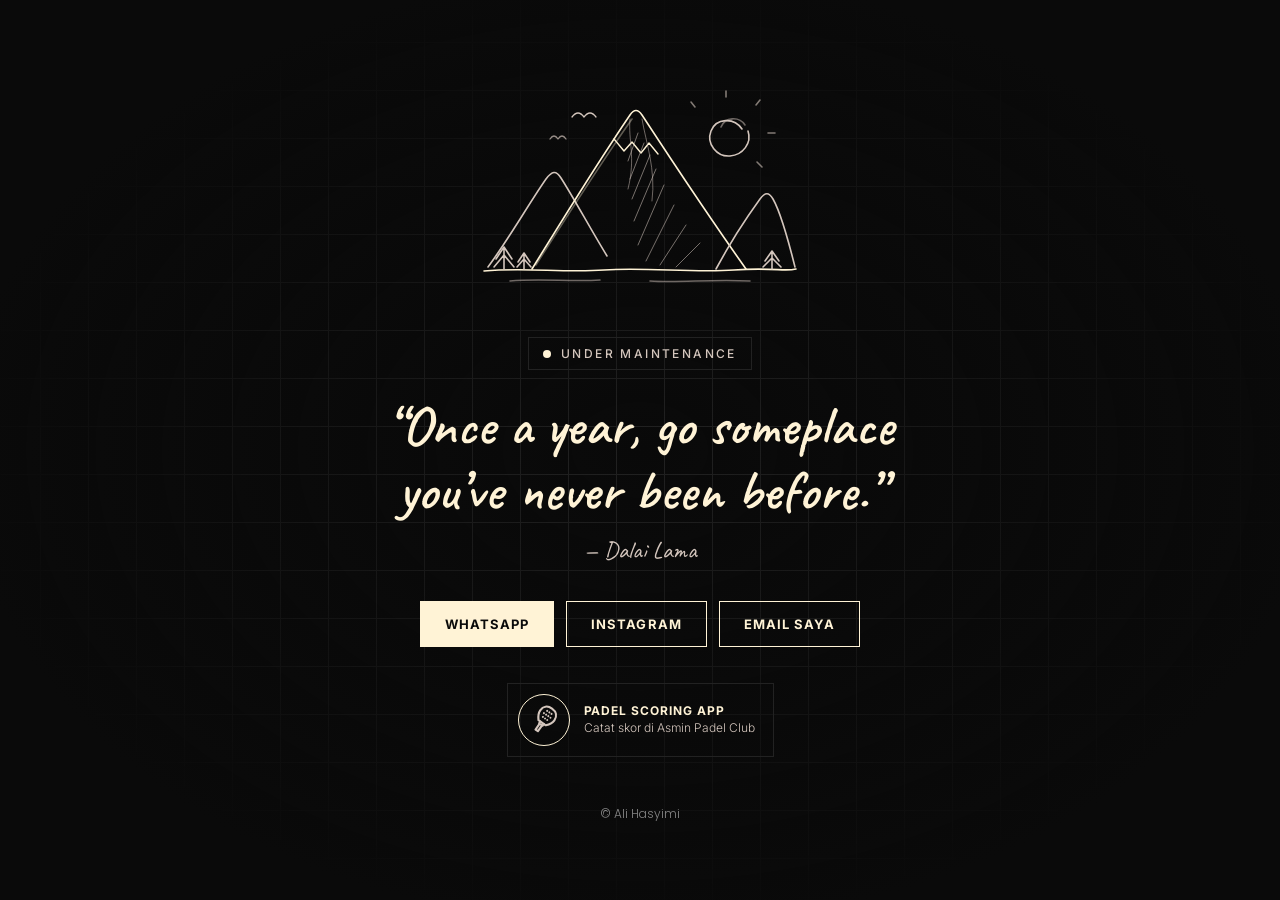
<file: index.html>
<!DOCTYPE html>
<html lang="id">
<head>
  <meta charset="UTF-8" />
  <meta name="viewport" content="width=device-width, initial-scale=1.0" />
  <title>Ali Hasyimi — Sedang Maintenance</title>
  <meta name="description" content="Website Ali Hasyimi sedang diperbarui. Segera kembali." />
  <meta name="robots" content="noindex, nofollow" />
  <link rel="preconnect" href="https://fonts.googleapis.com" />
  <link rel="preconnect" href="https://fonts.gstatic.com" crossorigin />
  <link href="https://fonts.googleapis.com/css2?family=Caveat:wght@600&family=Inter:wght@500;700;800&family=Poppins:wght@300;400&display=swap" rel="stylesheet" />
  <style>
    :root {
      --bg: #0A0A0A;
      --cream: #FFF3D6;
      --sand: #D4C6BD;
      --muted: #888888;
      --border: #222222;
    }
    * { box-sizing: border-box; margin: 0; padding: 0; }
    html, body { height: 100%; }
    body {
      background: var(--bg);
      color: var(--cream);
      font-family: 'Poppins', sans-serif;
      font-weight: 300;
      display: flex;
      align-items: center;
      justify-content: center;
      padding: 24px;
      overflow-x: hidden;
      background-image:
        linear-gradient(var(--border) 1px, transparent 1px),
        linear-gradient(90deg, var(--border) 1px, transparent 1px);
      background-size: 48px 48px;
      background-position: center;
    }
    body::before {
      content: "";
      position: fixed; inset: 0;
      background: radial-gradient(ellipse at center, transparent 0%, var(--bg) 75%);
      pointer-events: none;
    }
    main {
      position: relative;
      text-align: center;
      max-width: 560px;
      width: 100%;
    }
    .art { width: min(320px, 70vw); height: auto; margin: 0 auto 40px; display: block; }
    .draw { stroke-dasharray: 700; stroke-dashoffset: 700; animation: draw 3s ease-out forwards; }
    @keyframes draw { to { stroke-dashoffset: 0; } }
    @keyframes pulse { 0%, 100% { opacity: .25; } 50% { opacity: 1; } }
    .tag {
      display: inline-flex; align-items: center; gap: 10px;
      font-family: 'Inter', sans-serif; font-weight: 500;
      font-size: 12px; letter-spacing: .2em; text-transform: uppercase;
      color: var(--sand);
      border: 1px solid var(--border);
      padding: 8px 14px;
      margin-bottom: 24px;
    }
    .dot { width: 8px; height: 8px; border-radius: 50%; background: var(--cream); animation: pulse 1.6s ease-in-out infinite; }
    h1 {
      font-family: 'Inter', sans-serif; font-weight: 800;
      font-size: clamp(32px, 7vw, 52px); line-height: 1.1;
      letter-spacing: -.02em; margin-bottom: 16px;
    }
    blockquote { margin-bottom: 36px; }
    h1 {
      font-family: 'Caveat', cursive; font-weight: 600;
      font-size: clamp(36px, 8vw, 56px); line-height: 1.15;
      letter-spacing: 0; margin-bottom: 12px;
    }
    cite { font-family: 'Caveat', cursive; font-style: normal; font-size: 24px; color: var(--sand); }
    .links { display: flex; gap: 12px; justify-content: center; flex-wrap: wrap; }
    .btn {
      font-family: 'Inter', sans-serif; font-weight: 700; font-size: 13px;
      letter-spacing: .08em; text-transform: uppercase; text-decoration: none;
      padding: 14px 24px; border: 1px solid var(--cream); color: var(--cream);
      transition: background .3s ease, color .3s ease;
    }
    .btn:hover, .btn:focus-visible { background: var(--cream); color: var(--bg); outline: none; }
    .btn.solid { background: var(--cream); color: var(--bg); }
    .btn.solid:hover, .btn.solid:focus-visible { background: transparent; color: var(--cream); }
    .padel {
      display: inline-flex; align-items: center; gap: 14px;
      margin-top: 36px; padding: 10px 18px 10px 10px;
      border: 1px solid var(--border); color: var(--sand); text-decoration: none;
      text-align: left; transition: border-color .3s ease, color .3s ease;
    }
    .padel:hover, .padel:focus-visible { border-color: var(--cream); color: var(--cream); outline: none; }
    .padel__icon {
      width: 52px; height: 52px; flex: none; display: grid; place-items: center;
      border: 1px solid var(--cream); border-radius: 50%;
    }
    .padel__icon svg { width: 32px; height: 32px; }
    .padel__text { font-family: 'Inter', sans-serif; font-size: 12px; line-height: 1.4; }
    .padel__text strong { display: block; font-weight: 700; letter-spacing: .08em; text-transform: uppercase; color: var(--cream); }
    footer { margin-top: 48px; font-size: 12px; color: var(--muted); }
    @media (prefers-reduced-motion: reduce) {
      .draw { animation: none; stroke-dashoffset: 0; }
      .dot { animation: none; }
    }
  </style>
</head>
<body>
  <main>
    <svg class="art" viewBox="0 0 320 220" fill="none" stroke="#FFF3D6" stroke-width="1.6" stroke-linecap="round" stroke-linejoin="round" role="img" aria-label="Sketsa gunung">
      <!-- sun -->
      <g stroke="#D4C6BD">
        <path class="draw" d="M262 52c-8-12-26-11-31 2-5 13 6 26 19 25 13-1 22-13 18-25" />
        <path class="draw" d="M265 48c-6-9-20-8-24 2" opacity=".5" />
        <path d="M246 20v-6M276 28l4-5M288 56h7M277 85l5 5M215 30l-4-5" opacity=".6" />
      </g>
      <!-- back mountain -->
      <path class="draw" stroke="#D4C6BD" d="M8 190c22-30 40-62 58-88 6-8 10-9 15-1 14 22 30 52 46 78" />
      <!-- main mountain -->
      <path class="draw" d="M52 192C84 140 116 88 150 38c4-6 8-6 12 0 34 52 70 106 104 154" />
      <path class="draw" d="M56 188C88 138 118 90 152 42" opacity=".35" />
      <!-- snow cap -->
      <path d="M134 62l10 12 8-9 9 11 8-10 9 11" stroke-width="1.4" />
      <!-- shading hatching -->
      <g stroke="#D4C6BD" stroke-width="1" opacity=".55">
        <path d="M158 56l-10 28M164 66l-14 36M170 78l-18 44M176 92l-22 52M184 108l-26 60M194 128l-28 56M206 148l-26 40M220 166l-24 24" />
      </g>
      <!-- right mountain -->
      <path class="draw" stroke="#D4C6BD" d="M236 192c14-26 28-48 44-70 5-7 9-7 13 0 8 14 16 44 22 68" />
      <!-- ridge lines -->
      <path d="M150 42c-2 22 6 38 -2 70M162 42c4 24 14 50 10 82" stroke="#D4C6BD" stroke-width="1" opacity=".5" />
      <!-- ground -->
      <path d="M4 194c40-4 80 2 120-1s90 3 130 0 50 2 62-1" />
      <path d="M30 204c30-3 60 1 90-1M170 204c30 2 60-2 100 0" stroke="#D4C6BD" opacity=".5" />
      <!-- pine trees -->
      <g stroke="#D4C6BD">
        <path d="M24 192v-22M24 170l-8 12M24 170l8 12M24 178l-10 12M24 178l10 12" />
        <path d="M44 192v-16M44 176l-6 9M44 176l6 9M44 182l-7 8M44 182l7 8" />
        <path d="M292 192v-18M292 174l-7 10M292 174l7 10M292 181l-9 9M292 181l9 9" />
      </g>
      <!-- birds -->
      <g stroke="#D4C6BD" stroke-width="1.3">
        <path d="M92 40q6-8 12 0q6-8 12 0" />
        <path d="M70 62q4-6 8 0q4-6 8 0" opacity=".7" />
      </g>
    </svg>

    <div class="tag"><span class="dot"></span>Under Maintenance</div>
    <blockquote>
      <h1>&ldquo;Once a year, go someplace you&rsquo;ve never been before.&rdquo;</h1>
      <cite>&mdash; Dalai Lama</cite>
    </blockquote>

    <div class="links">
      <a class="btn solid" href="https://wa.me/6281210701590" target="_blank" rel="noopener">WhatsApp</a>
      <a class="btn" href="https://www.instagram.com/alihasyimii/" target="_blank" rel="noopener">Instagram</a>
      <a class="btn" href="mailto:aliihasyimii@gmail.com">Email Saya</a>
    </div>

    <a class="padel" href="https://asminpadel.alihasyimi.com" target="_blank" rel="noopener" aria-label="Buka Padel Scoring App">
      <span class="padel__icon">
        <svg viewBox="0 0 24 24" fill="none" stroke="currentColor" stroke-width="1.6" stroke-linecap="round" stroke-linejoin="round" aria-hidden="true"><g transform="rotate(35 12 12)"><path d="M12 1.5c4 0 6.5 2.5 6.5 6.2 0 3.2-1.8 5.2-3.2 6.8H8.7C7.3 12.9 5.5 10.9 5.5 7.7 5.5 4 8 1.5 12 1.5z"/><path d="M10.4 14.5v1.6h3.2v-1.6M10.9 16.1v5.4h2.2v-5.4"/><circle cx="10" cy="5" r=".75" fill="currentColor" stroke="none"/><circle cx="12" cy="5" r=".75" fill="currentColor" stroke="none"/><circle cx="14" cy="5" r=".75" fill="currentColor" stroke="none"/><circle cx="9" cy="7.8" r=".75" fill="currentColor" stroke="none"/><circle cx="11" cy="7.8" r=".75" fill="currentColor" stroke="none"/><circle cx="13" cy="7.8" r=".75" fill="currentColor" stroke="none"/><circle cx="15" cy="7.8" r=".75" fill="currentColor" stroke="none"/><circle cx="10" cy="10.6" r=".75" fill="currentColor" stroke="none"/><circle cx="12" cy="10.6" r=".75" fill="currentColor" stroke="none"/><circle cx="14" cy="10.6" r=".75" fill="currentColor" stroke="none"/></g></svg>
      </span>
      <span class="padel__text"><strong>Padel Scoring App</strong>Catat skor di Asmin Padel Club</span>
    </a>

    <footer>&copy; Ali Hasyimi</footer>
  </main>
</body>
</html>
</file>
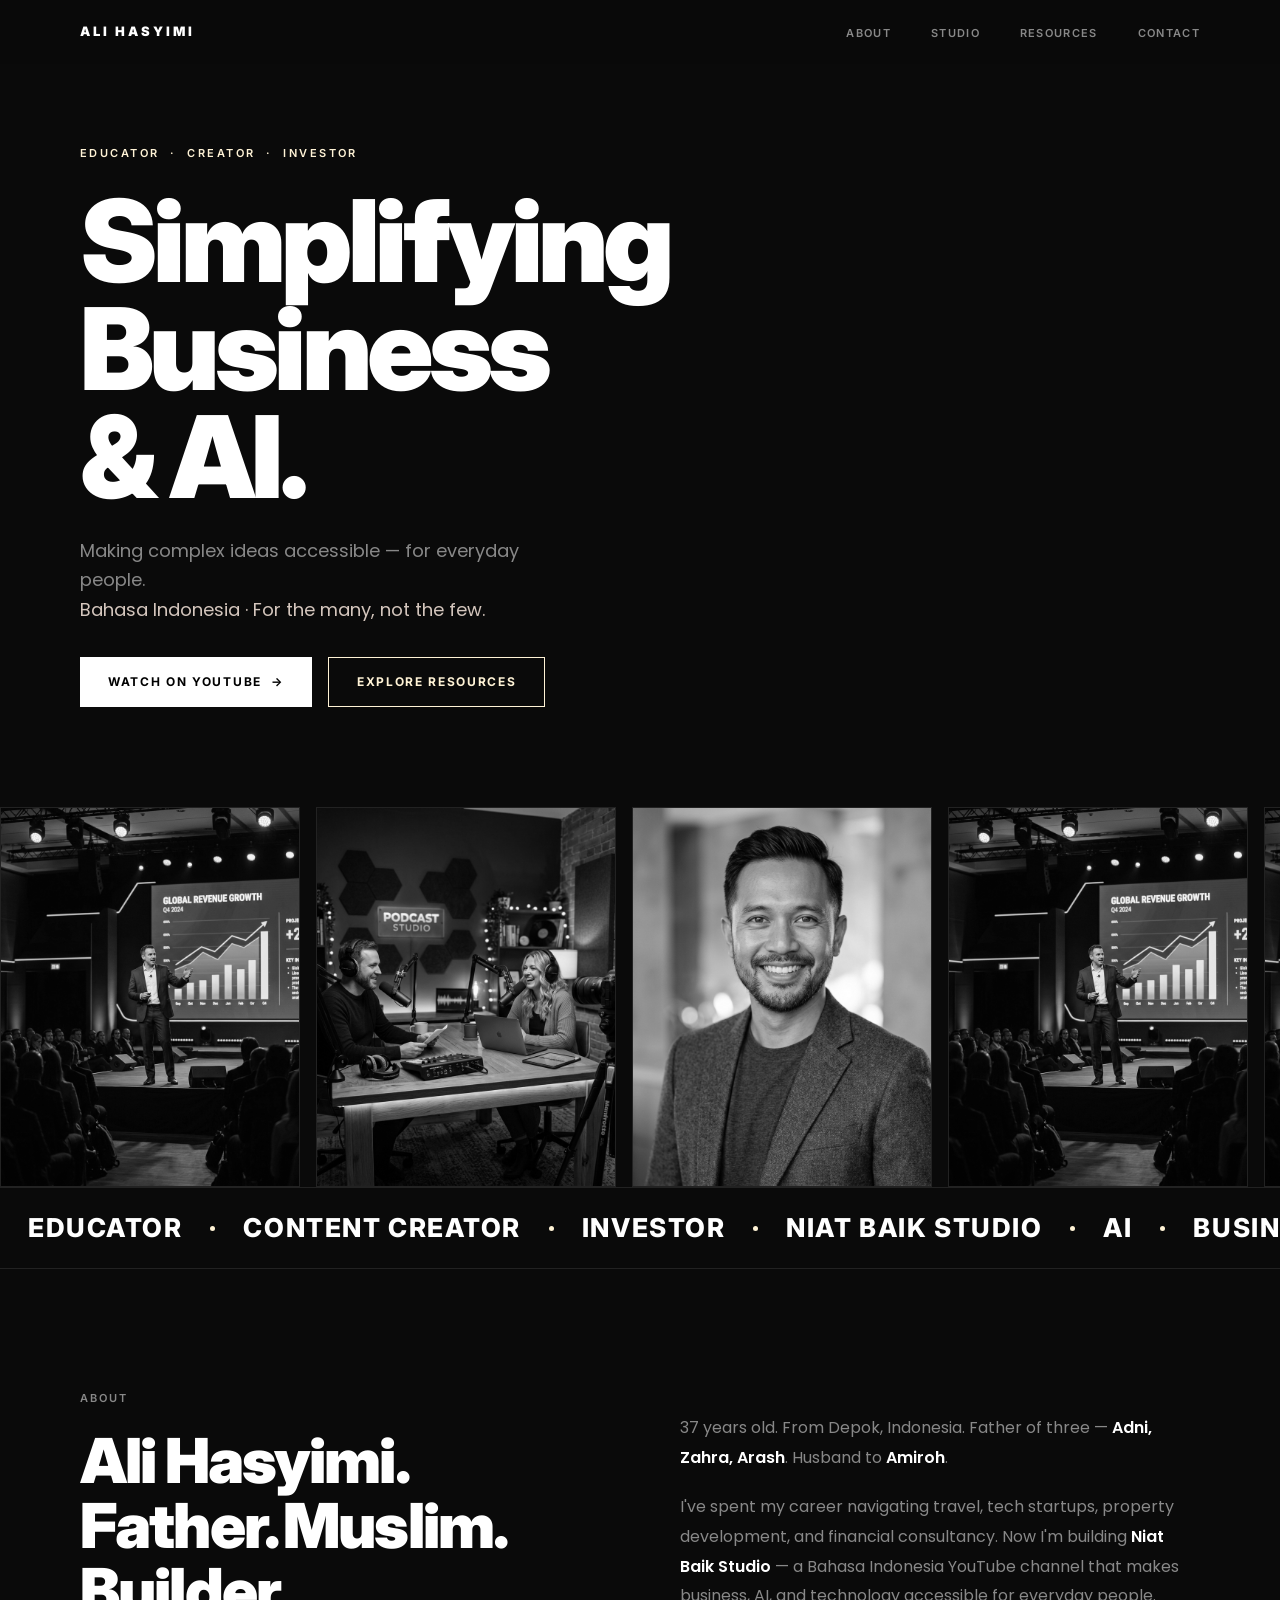
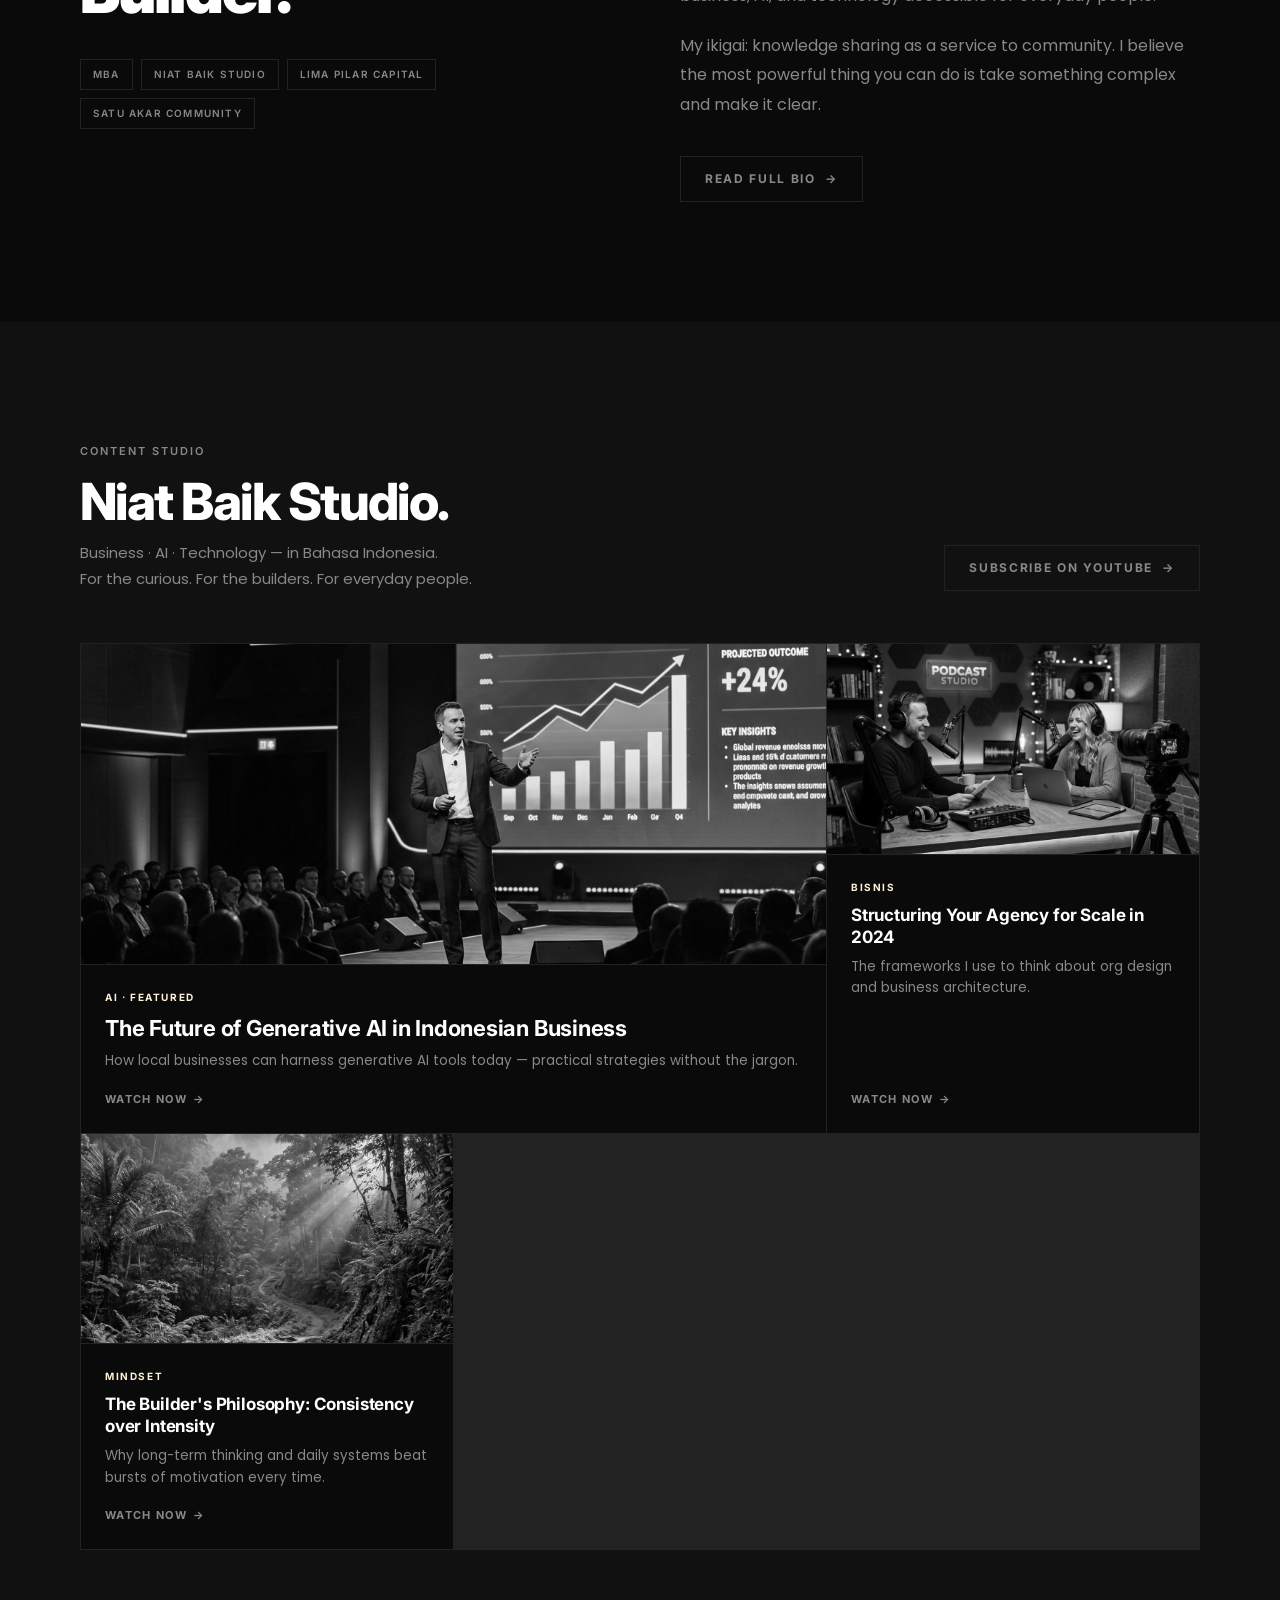
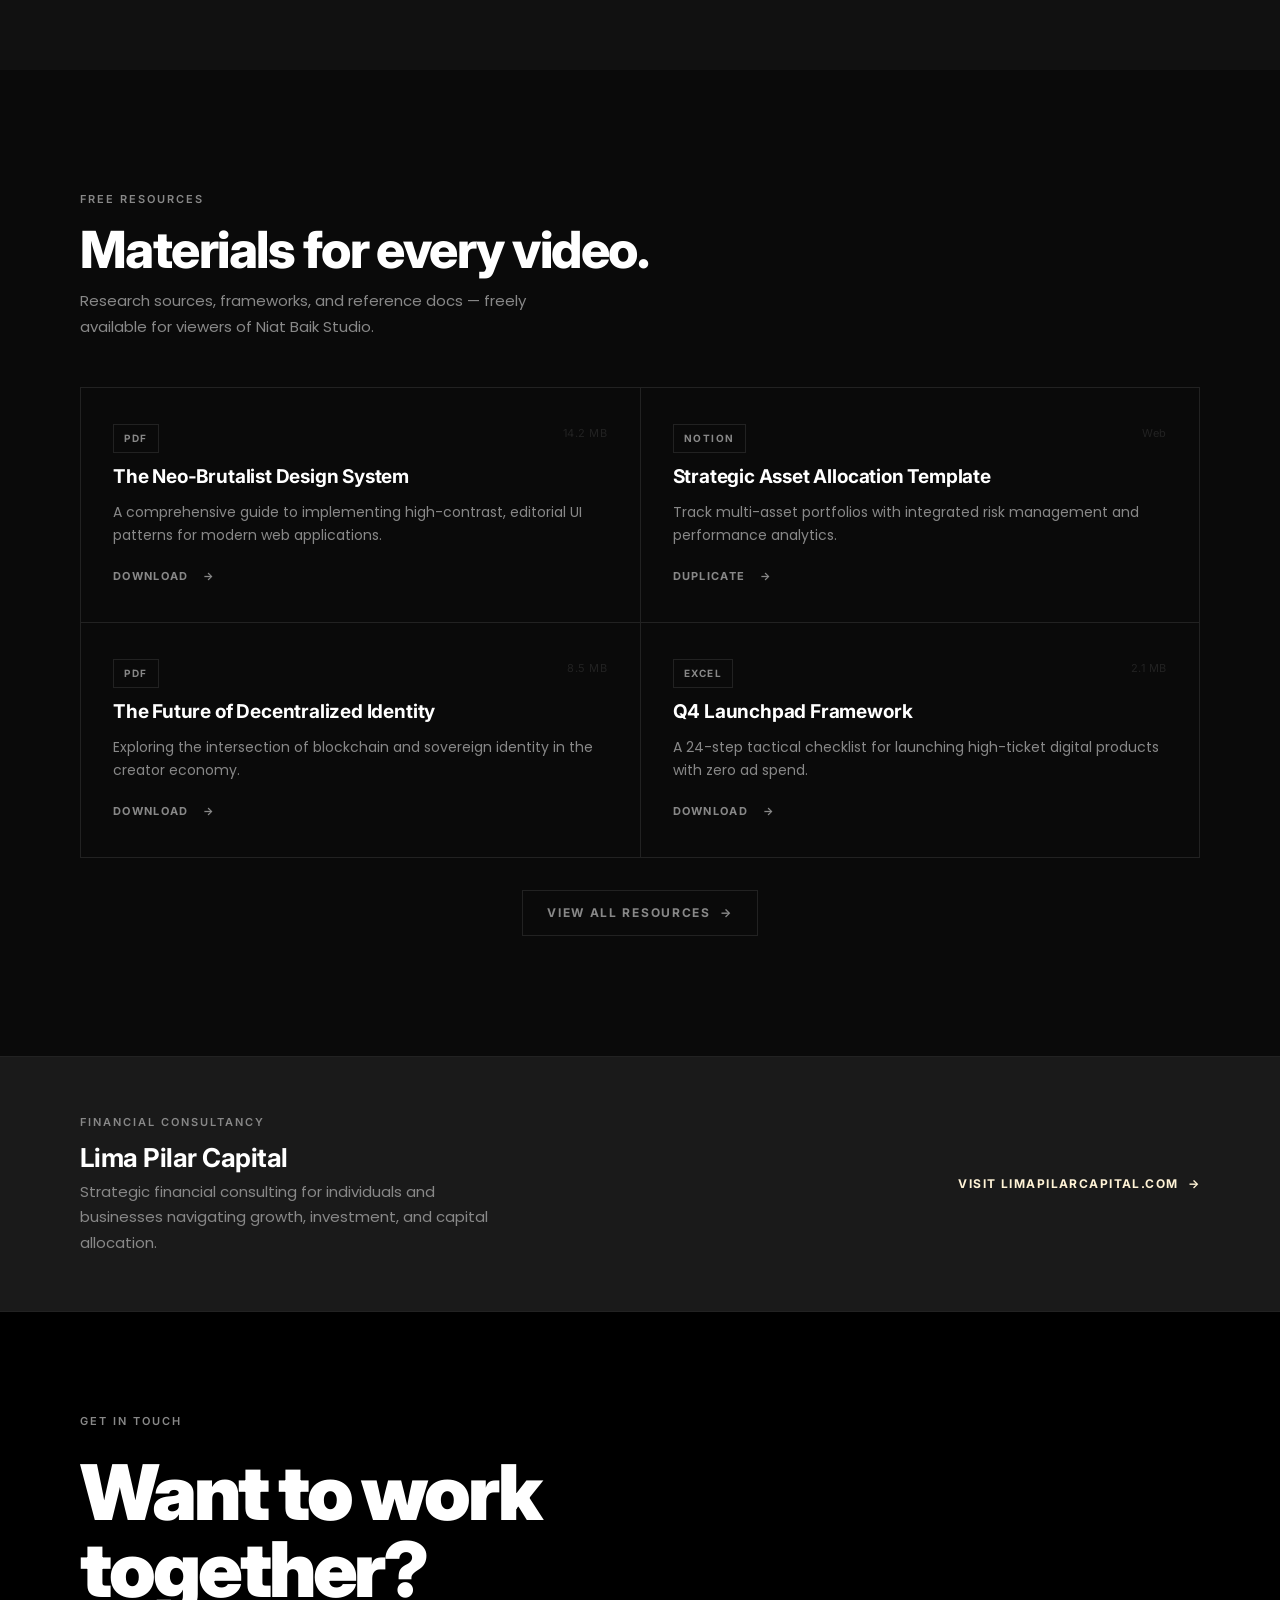
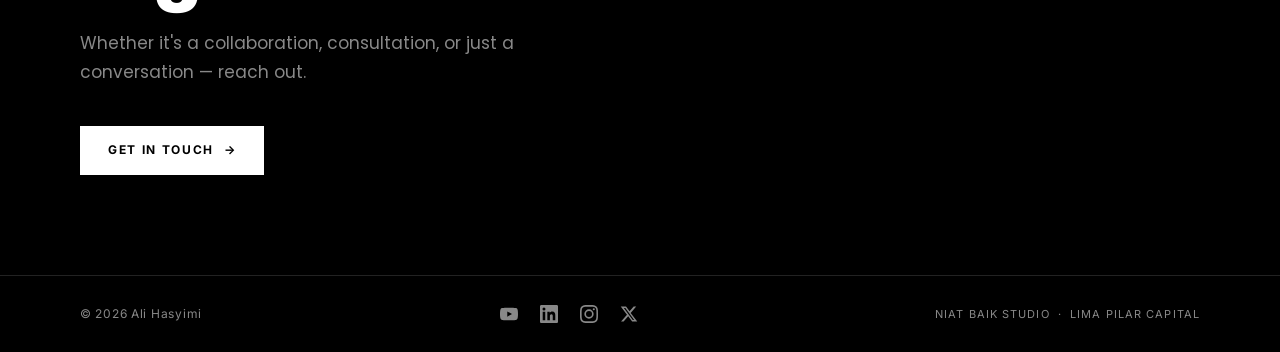
<file: website/index.html>
<!DOCTYPE html>
<html lang="en">
<head>
  <meta charset="UTF-8" />
  <meta name="viewport" content="width=device-width, initial-scale=1.0" />
  <title>Ali Hasyimi — Educator, Creator, Investor</title>
  <meta name="description" content="Simplifying Business & AI for everyday people. Founder of Niat Baik Studio and Lima Pilar Capital." />
  <meta property="og:title" content="Ali Hasyimi — Educator, Creator, Investor" />
  <meta property="og:description" content="Simplifying Business & AI for everyday people." />
  <meta property="og:type" content="website" />
  <meta property="og:url" content="https://alihasyimi.com" />
  <meta name="twitter:card" content="summary_large_image" />
  <meta name="twitter:title" content="Ali Hasyimi" />
  <meta name="twitter:description" content="Simplifying Business & AI for everyday people." />
  <link rel="icon" href="data:image/svg+xml,<svg xmlns=%22http://www.w3.org/2000/svg%22 viewBox=%220 0 100 100%22><text y=%22.9em%22 font-size=%2290%22>A</text></svg>" />
  <link rel="stylesheet" href="css/styles.css" />
</head>
<body>

  <!-- ===================== NAV ===================== -->
  <nav class="nav" id="nav">
    <div class="nav__inner">
      <a href="index.html" class="nav__logo">Ali Hasyimi</a>
      <ul class="nav__links">
        <li><a href="about.html">About</a></li>
        <li><a href="studio.html">Studio</a></li>
        <li><a href="resources.html">Resources</a></li>
        <li><a href="contact.html">Contact</a></li>
      </ul>
      <button class="nav__hamburger" id="hamburger" aria-label="Open menu">
        <span></span><span></span><span></span>
      </button>
    </div>
  </nav>

  <!-- Mobile overlay -->
  <div class="nav__overlay" id="navOverlay">
    <button class="nav__overlay-close" id="navClose" aria-label="Close menu">&#215;</button>
    <a href="about.html">About</a>
    <a href="studio.html">Studio</a>
    <a href="resources.html">Resources</a>
    <a href="contact.html">Contact</a>
  </div>

  <!-- ===================== HERO ===================== -->
  <section class="hero">
    <div class="hero__text">
      <span class="hero__label">Educator &nbsp;·&nbsp; Creator &nbsp;·&nbsp; Investor</span>
      <h1 class="hero__title">
        Simplifying<br>Business<br>&amp; AI.
      </h1>
      <p class="hero__subtitle">
        Making complex ideas accessible — for everyday people.<br>
        <em>Bahasa Indonesia &middot; For the many, not the few.</em>
      </p>
      <div class="hero__ctas">
        <a href="https://www.youtube.com/@niatbaikstudio" target="_blank" rel="noopener" class="btn btn-primary">
          Watch on YouTube &nbsp;&#8594;
        </a>
        <a href="resources.html" class="btn btn-secondary">
          Explore Resources
        </a>
      </div>
    </div>

    <!-- Image Ticker — with generated professional photos -->
    <div class="ticker-wrap">
      <div class="ticker-track" id="imgTicker">
        <!-- Original set -->
        <div class="ticker-item"><img src="images/nyc-speaking.png" alt="Ali on Javits Center, NYC"></div>
        <div class="ticker-item"><img src="images/studio-setup.png" alt="Niat Baik Studio"></div>
        <div class="ticker-item"><img src="images/ali-portrait.png" alt="Ali &amp; Amiroh"></div>
        <div class="ticker-item"><img src="images/nyc-speaking.png" alt="Ali Summit"></div>
        <div class="ticker-item"><img src="images/nyc-speaking.png" alt="Speaking Event"></div>
        <div class="ticker-item"><img src="images/outdoor-hike.png" alt="Ali Hike"></div>
        <div class="ticker-item"><img src="images/studio-setup.png" alt="Behind the Camera"></div>
        <!-- Duplicate set (seamless loop) -->
        <div class="ticker-item"><img src="images/nyc-speaking.png" alt="Ali on Javits Center, NYC"></div>
        <div class="ticker-item"><img src="images/studio-setup.png" alt="Niat Baik Studio"></div>
        <div class="ticker-item"><img src="images/ali-portrait.png" alt="Ali &amp; Amiroh"></div>
        <div class="ticker-item"><img src="images/nyc-speaking.png" alt="Ali Summit"></div>
        <div class="ticker-item"><img src="images/nyc-speaking.png" alt="Speaking Event"></div>
        <div class="ticker-item"><img src="images/outdoor-hike.png" alt="Ali Hike"></div>
        <div class="ticker-item"><img src="images/studio-setup.png" alt="Behind the Camera"></div>
      </div>
    </div>
  </section>

  <!-- ===================== TEXT TICKER ===================== -->
  <div class="text-ticker">
    <div class="text-ticker__track">
      <!-- Original -->
      <div class="text-ticker__item">
        Educator <span class="text-ticker__dot"></span>
        Content Creator <span class="text-ticker__dot"></span>
        Investor <span class="text-ticker__dot"></span>
        Niat Baik Studio <span class="text-ticker__dot"></span>
        AI <span class="text-ticker__dot"></span>
        Business <span class="text-ticker__dot"></span>
        Technology <span class="text-ticker__dot"></span>
      </div>
      <!-- Duplicate -->
      <div class="text-ticker__item">
        Educator <span class="text-ticker__dot"></span>
        Content Creator <span class="text-ticker__dot"></span>
        Investor <span class="text-ticker__dot"></span>
        Niat Baik Studio <span class="text-ticker__dot"></span>
        AI <span class="text-ticker__dot"></span>
        Business <span class="text-ticker__dot"></span>
        Technology <span class="text-ticker__dot"></span>
      </div>
    </div>
  </div>

  <!-- ===================== ABOUT ===================== -->
  <section class="section" id="about">
    <div class="container">
      <div class="about__grid">
        <div class="about__left fade-up">
          <span class="label">About</span>
          <h2>Ali Hasyimi.<br>Father. Muslim.<br>Builder.</h2>
          <div class="about__tags">
            <span class="tag">MBA</span>
            <span class="tag">Niat Baik Studio</span>
            <span class="tag">Lima Pilar Capital</span>
            <span class="tag">Satu Akar Community</span>
          </div>
        </div>
        <div class="about__right fade-up delay-2">
          <div class="about__body">
            <p>
              37 years old. From Depok, Indonesia. Father of three — <strong>Adni, Zahra, Arash</strong>.
              Husband to <strong>Amiroh</strong>.
            </p>
            <p>
              I've spent my career navigating travel, tech startups, property development,
              and financial consultancy. Now I'm building <strong>Niat Baik Studio</strong> — a Bahasa Indonesia
              YouTube channel that makes business, AI, and technology accessible for everyday people.
            </p>
            <p>
              My ikigai: knowledge sharing as a service to community. I believe the most
              powerful thing you can do is take something complex and make it clear.
            </p>
          </div>
          <div class="about__cta">
            <a href="about.html" class="btn btn-ghost">Read Full Bio &nbsp;&#8594;</a>
          </div>
        </div>
      </div>
    </div>
  </section>

  <!-- ===================== STUDIO ===================== -->
  <section class="section section--dark" id="studio">
    <div class="container">
      <div class="studio__header">
        <div class="studio__header-left fade-up">
          <span class="label">Content Studio</span>
          <h2>Niat Baik Studio.</h2>
          <p>Business &middot; AI &middot; Technology — in Bahasa Indonesia.<br>For the curious. For the builders. For everyday people.</p>
        </div>
        <a href="https://www.youtube.com/@niatbaikstudio" target="_blank" rel="noopener" class="btn btn-ghost fade-up delay-2">
          Subscribe on YouTube &nbsp;&#8594;
        </a>
      </div>

      <div class="studio__grid">
        <!-- Featured card -->
        <div class="studio-card studio-card--featured fade-up">
          <div class="studio-card__thumb">
            <img src="images/nyc-speaking.png" alt="The Future of Generative AI in Indonesian Business">
          </div>
          <div class="studio-card__body">
            <span class="studio-card__tag">AI &middot; Featured</span>
            <h3 class="studio-card__title">The Future of Generative AI in Indonesian Business</h3>
            <p class="studio-card__desc">How local businesses can harness generative AI tools today — practical strategies without the jargon.</p>
            <a href="studio.html" class="studio-card__link">Watch Now <span class="studio-card__arrow">&#8594;</span></a>
          </div>
        </div>

        <!-- Card 2 -->
        <div class="studio-card fade-up delay-1">
          <div class="studio-card__thumb">
            <img src="images/studio-setup.png" alt="Structuring Your Agency for Scale in 2024">
          </div>
          <div class="studio-card__body">
            <span class="studio-card__tag">Bisnis</span>
            <h3 class="studio-card__title">Structuring Your Agency for Scale in 2024</h3>
            <p class="studio-card__desc">The frameworks I use to think about org design and business architecture.</p>
            <a href="studio.html" class="studio-card__link">Watch Now <span class="studio-card__arrow">&#8594;</span></a>
          </div>
        </div>

        <!-- Card 3 -->
        <div class="studio-card fade-up delay-2">
          <div class="studio-card__thumb">
            <img src="images/outdoor-hike.png" alt="The Builder's Philosophy: Consistency over Intensity">
          </div>
          <div class="studio-card__body">
            <span class="studio-card__tag">Mindset</span>
            <h3 class="studio-card__title">The Builder's Philosophy: Consistency over Intensity</h3>
            <p class="studio-card__desc">Why long-term thinking and daily systems beat bursts of motivation every time.</p>
            <a href="studio.html" class="studio-card__link">Watch Now <span class="studio-card__arrow">&#8594;</span></a>
          </div>
        </div>
      </div>
    </div>
  </section>

  <!-- ===================== RESOURCES ===================== -->
  <section class="section" id="resources">
    <div class="container">
      <div class="resources__header fade-up">
        <span class="label">Free Resources</span>
        <h2>Materials for every video.</h2>
        <p>Research sources, frameworks, and reference docs — freely available for viewers of Niat Baik Studio.</p>
      </div>

      <div class="resources__grid">
        <div class="resource-card fade-up">
          <div class="resource-card__top">
            <span class="resource-card__type">PDF</span>
            <span class="resource-card__size">14.2 MB</span>
          </div>
          <h3 class="resource-card__title">The Neo-Brutalist Design System</h3>
          <p class="resource-card__desc">A comprehensive guide to implementing high-contrast, editorial UI patterns for modern web applications.</p>
          <a href="resources.html" class="resource-card__link">Download &nbsp;<span>&#8594;</span></a>
        </div>

        <div class="resource-card fade-up delay-1">
          <div class="resource-card__top">
            <span class="resource-card__type">Notion</span>
            <span class="resource-card__size">Web</span>
          </div>
          <h3 class="resource-card__title">Strategic Asset Allocation Template</h3>
          <p class="resource-card__desc">Track multi-asset portfolios with integrated risk management and performance analytics.</p>
          <a href="resources.html" class="resource-card__link">Duplicate &nbsp;<span>&#8594;</span></a>
        </div>

        <div class="resource-card fade-up delay-2">
          <div class="resource-card__top">
            <span class="resource-card__type">PDF</span>
            <span class="resource-card__size">8.5 MB</span>
          </div>
          <h3 class="resource-card__title">The Future of Decentralized Identity</h3>
          <p class="resource-card__desc">Exploring the intersection of blockchain and sovereign identity in the creator economy.</p>
          <a href="resources.html" class="resource-card__link">Download &nbsp;<span>&#8594;</span></a>
        </div>

        <div class="resource-card fade-up delay-3">
          <div class="resource-card__top">
            <span class="resource-card__type">Excel</span>
            <span class="resource-card__size">2.1 MB</span>
          </div>
          <h3 class="resource-card__title">Q4 Launchpad Framework</h3>
          <p class="resource-card__desc">A 24-step tactical checklist for launching high-ticket digital products with zero ad spend.</p>
          <a href="resources.html" class="resource-card__link">Download &nbsp;<span>&#8594;</span></a>
        </div>
      </div>

      <div style="margin-top:32px; text-align:center">
        <a href="resources.html" class="btn btn-ghost">View All Resources &nbsp;&#8594;</a>
      </div>
    </div>
  </section>

  <!-- ===================== LIMA PILAR ===================== -->
  <div class="lima-pilar">
    <div class="container">
      <div class="lima-pilar__inner">
        <div class="lima-pilar__text fade-up">
          <span class="label">Financial Consultancy</span>
          <h3>Lima Pilar Capital</h3>
          <p>Strategic financial consulting for individuals and businesses navigating growth, investment, and capital allocation.</p>
        </div>
        <a href="https://limapilarcapital.com" target="_blank" rel="noopener" class="lima-pilar__cta fade-up delay-2">
          Visit limapilarcapital.com &nbsp;&#8594;
        </a>
      </div>
    </div>
  </div>

  <!-- ===================== FOOTER ===================== -->
  <footer class="footer">
    <div class="footer__cta fade-up">
      <span class="label">Get in Touch</span>
      <h2>Want to work<br>together?</h2>
      <p>Whether it's a collaboration, consultation, or just a conversation — reach out.</p>
      <a href="mailto:tuhanitupastiada@gmail.com" class="btn btn-primary">
        Get in Touch &nbsp;&#8594;
      </a>
    </div>
    <div class="footer__bar">
      <span class="footer__copy">&copy; 2026 Ali Hasyimi</span>
      <div class="footer__socials">
        <!-- YouTube -->
        <a href="https://www.youtube.com/@niatbaikstudio" target="_blank" rel="noopener" class="footer__social-link" aria-label="YouTube">
          <svg viewBox="0 0 24 24" fill="currentColor"><path d="M23.5 6.2a3 3 0 0 0-2.1-2.1C19.5 3.6 12 3.6 12 3.6s-7.5 0-9.4.5a3 3 0 0 0-2.1 2.1C0 8.1 0 12 0 12s0 3.9.5 5.8a3 3 0 0 0 2.1 2.1c1.9.5 9.4.5 9.4.5s7.5 0 9.4-.5a3 3 0 0 0 2.1-2.1C24 15.9 24 12 24 12s0-3.9-.5-5.8zM9.7 15.5V8.5l6.3 3.5-6.3 3.5z"/></svg>
        </a>
        <!-- LinkedIn -->
        <a href="https://linkedin.com/in/alihasyimi" target="_blank" rel="noopener" class="footer__social-link" aria-label="LinkedIn">
          <svg viewBox="0 0 24 24" fill="currentColor"><path d="M20.4 20.4h-3.4v-5.3c0-1.3 0-2.9-1.8-2.9s-2 1.4-2 2.8v5.4H9.8V9h3.2v1.5h.1c.5-.9 1.6-1.8 3.2-1.8 3.4 0 4.1 2.3 4.1 5.2v6.5zM5.3 7.4a2 2 0 1 1 0-4 2 2 0 0 1 0 4zm1.7 13H3.6V9h3.4v11.4zM22.2 0H1.8C.8 0 0 .8 0 1.8v20.4C0 23.2.8 24 1.8 24h20.4c1 0 1.8-.8 1.8-1.8V1.8C24 .8 23.2 0 22.2 0z"/></svg>
        </a>
        <!-- Instagram -->
        <a href="https://instagram.com/alihasyimi" target="_blank" rel="noopener" class="footer__social-link" aria-label="Instagram">
          <svg viewBox="0 0 24 24" fill="currentColor"><path d="M12 2.2c3.2 0 3.6 0 4.9.1 3.3.1 4.8 1.7 4.9 4.9.1 1.3.1 1.6.1 4.8 0 3.2 0 3.6-.1 4.8-.1 3.2-1.7 4.8-4.9 4.9-1.3.1-1.6.1-4.9.1-3.2 0-3.6 0-4.8-.1-3.3-.1-4.8-1.7-4.9-4.9C2.2 15.6 2.2 15.2 2.2 12c0-3.2 0-3.6.1-4.8.1-3.3 1.7-4.8 4.9-4.9 1.2-.1 1.6-.1 4.8-.1zM12 0C8.7 0 8.3 0 7.1.1 2.7.3.3 2.7.1 7.1 0 8.3 0 8.7 0 12c0 3.3 0 3.7.1 4.9.2 4.4 2.6 6.8 7 7C8.3 24 8.7 24 12 24c3.3 0 3.7 0 4.9-.1 4.4-.2 6.8-2.6 7-7 .1-1.2.1-1.6.1-4.9 0-3.3 0-3.7-.1-4.9C23.7 2.7 21.3.3 16.9.1 15.7 0 15.3 0 12 0zm0 5.8a6.2 6.2 0 1 0 0 12.4A6.2 6.2 0 0 0 12 5.8zm0 10.2a4 4 0 1 1 0-8 4 4 0 0 1 0 8zm6.4-11.8a1.4 1.4 0 1 0 0 2.8 1.4 1.4 0 0 0 0-2.8z"/></svg>
        </a>
        <!-- Twitter / X -->
        <a href="https://twitter.com/alihasyimi" target="_blank" rel="noopener" class="footer__social-link" aria-label="Twitter">
          <svg viewBox="0 0 24 24" fill="currentColor"><path d="M18.2 2h3.4l-7.4 8.5L23 22h-6.8l-5.3-7-6.1 7H1.4l7.9-9L1 2h7l4.8 6.4L18.2 2zm-1.2 18h1.9L7.1 4H5.1l11.9 16z"/></svg>
        </a>
      </div>
      <span class="footer__brands">Niat Baik Studio &nbsp;&middot;&nbsp; Lima Pilar Capital</span>
    </div>
  </footer>

  <script>
    // Nav scroll effect
    const nav = document.getElementById('nav');
    window.addEventListener('scroll', () => {
      nav.classList.toggle('scrolled', window.scrollY > 60);
    });

    // Mobile nav
    const hamburger = document.getElementById('hamburger');
    const navOverlay = document.getElementById('navOverlay');
    const navClose = document.getElementById('navClose');
    hamburger.addEventListener('click', () => navOverlay.classList.add('open'));
    navClose.addEventListener('click', () => navOverlay.classList.remove('open'));
    navOverlay.querySelectorAll('a').forEach(a => {
      a.addEventListener('click', () => navOverlay.classList.remove('open'));
    });

    // Fade-up on scroll
    const observer = new IntersectionObserver((entries) => {
      entries.forEach(e => {
        if (e.isIntersecting) { e.target.classList.add('is-visible'); observer.unobserve(e.target); }
      });
    }, { threshold: 0.08 });
    document.querySelectorAll('.fade-up').forEach(el => observer.observe(el));
  </script>
</body>
</html>
</file>
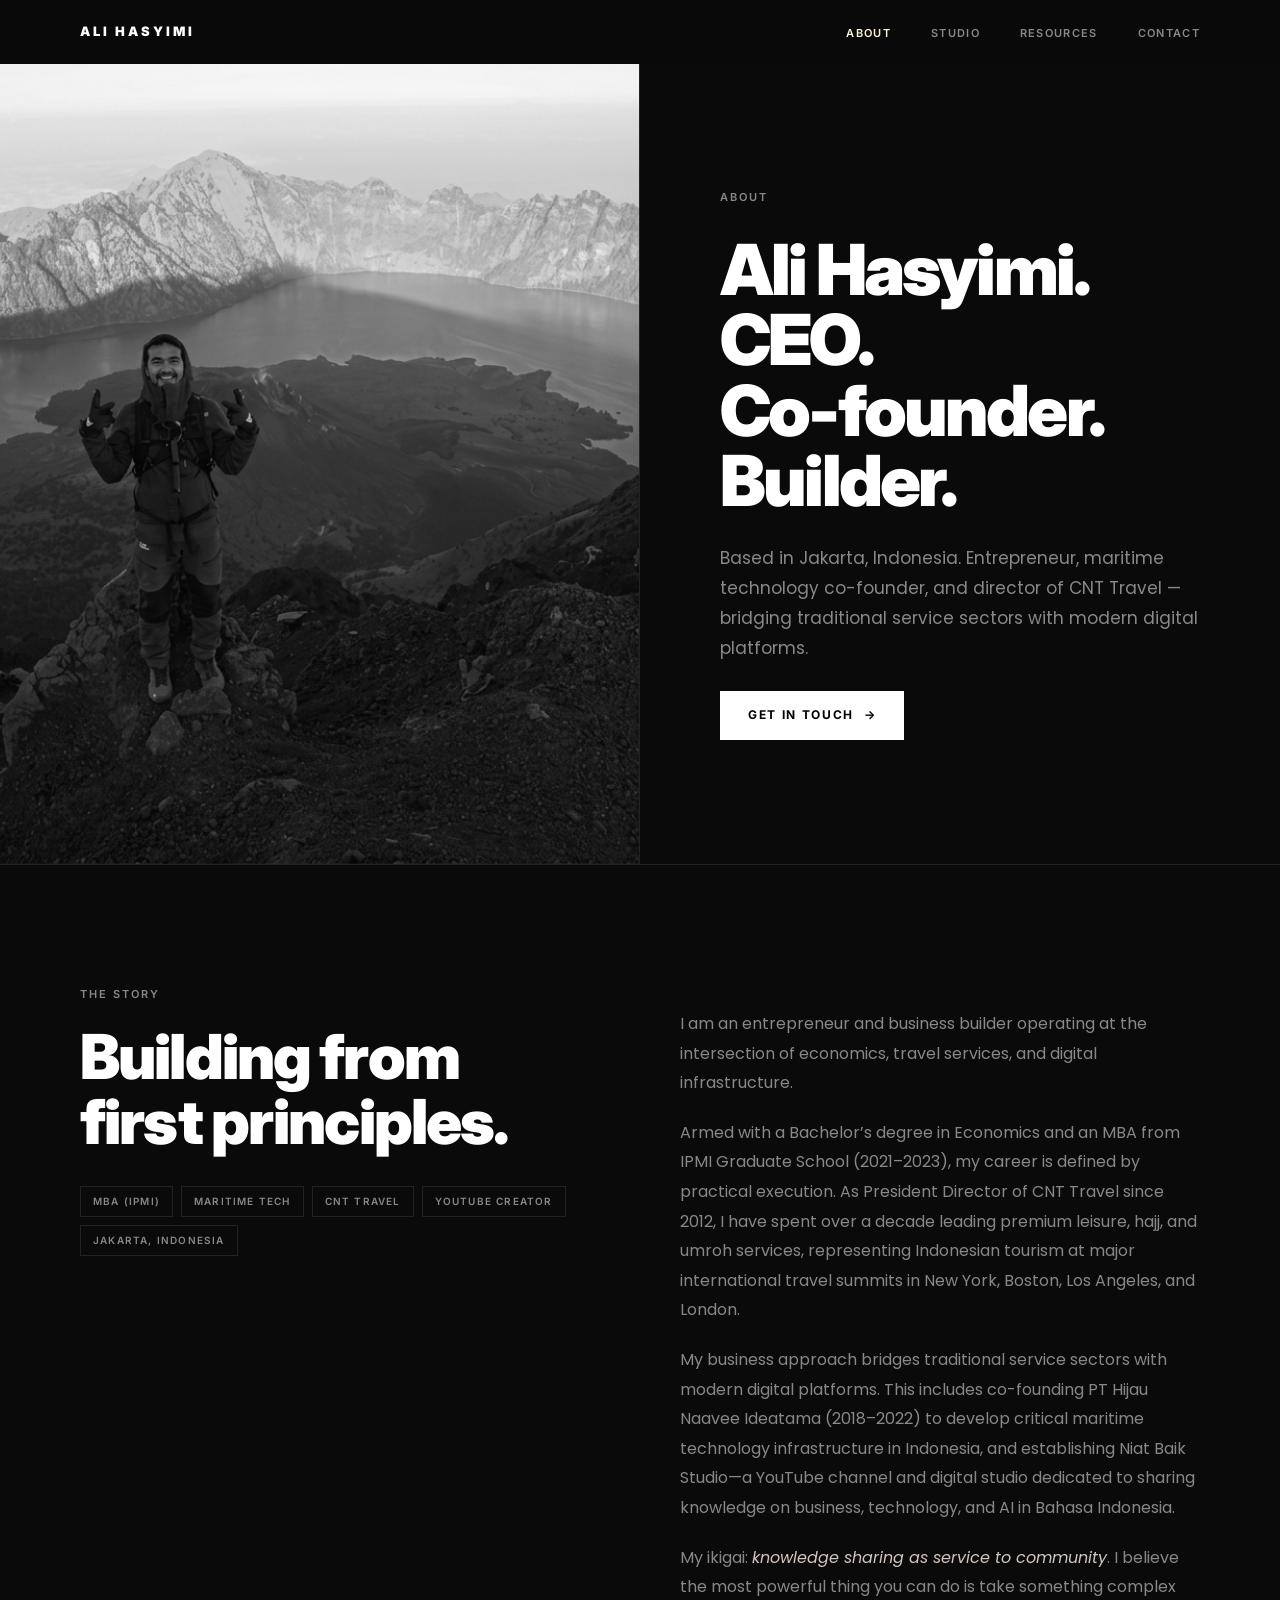
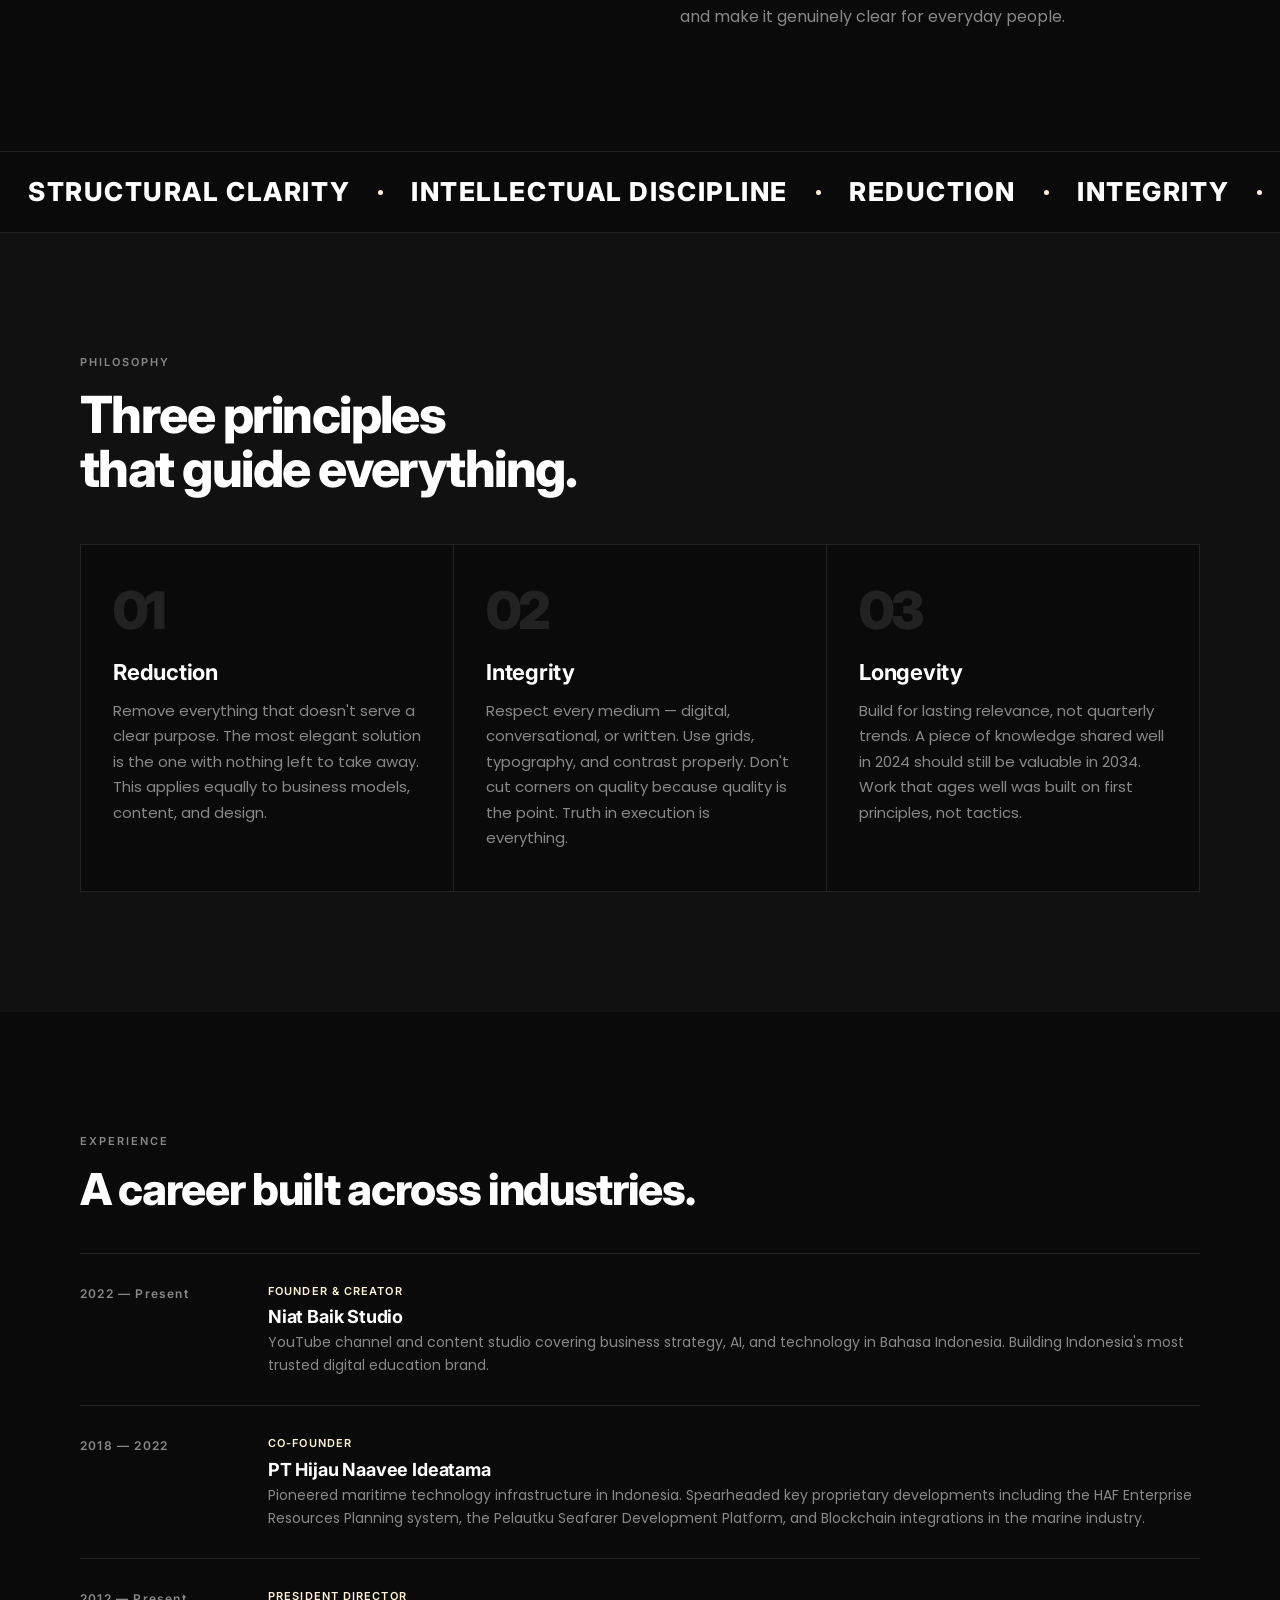
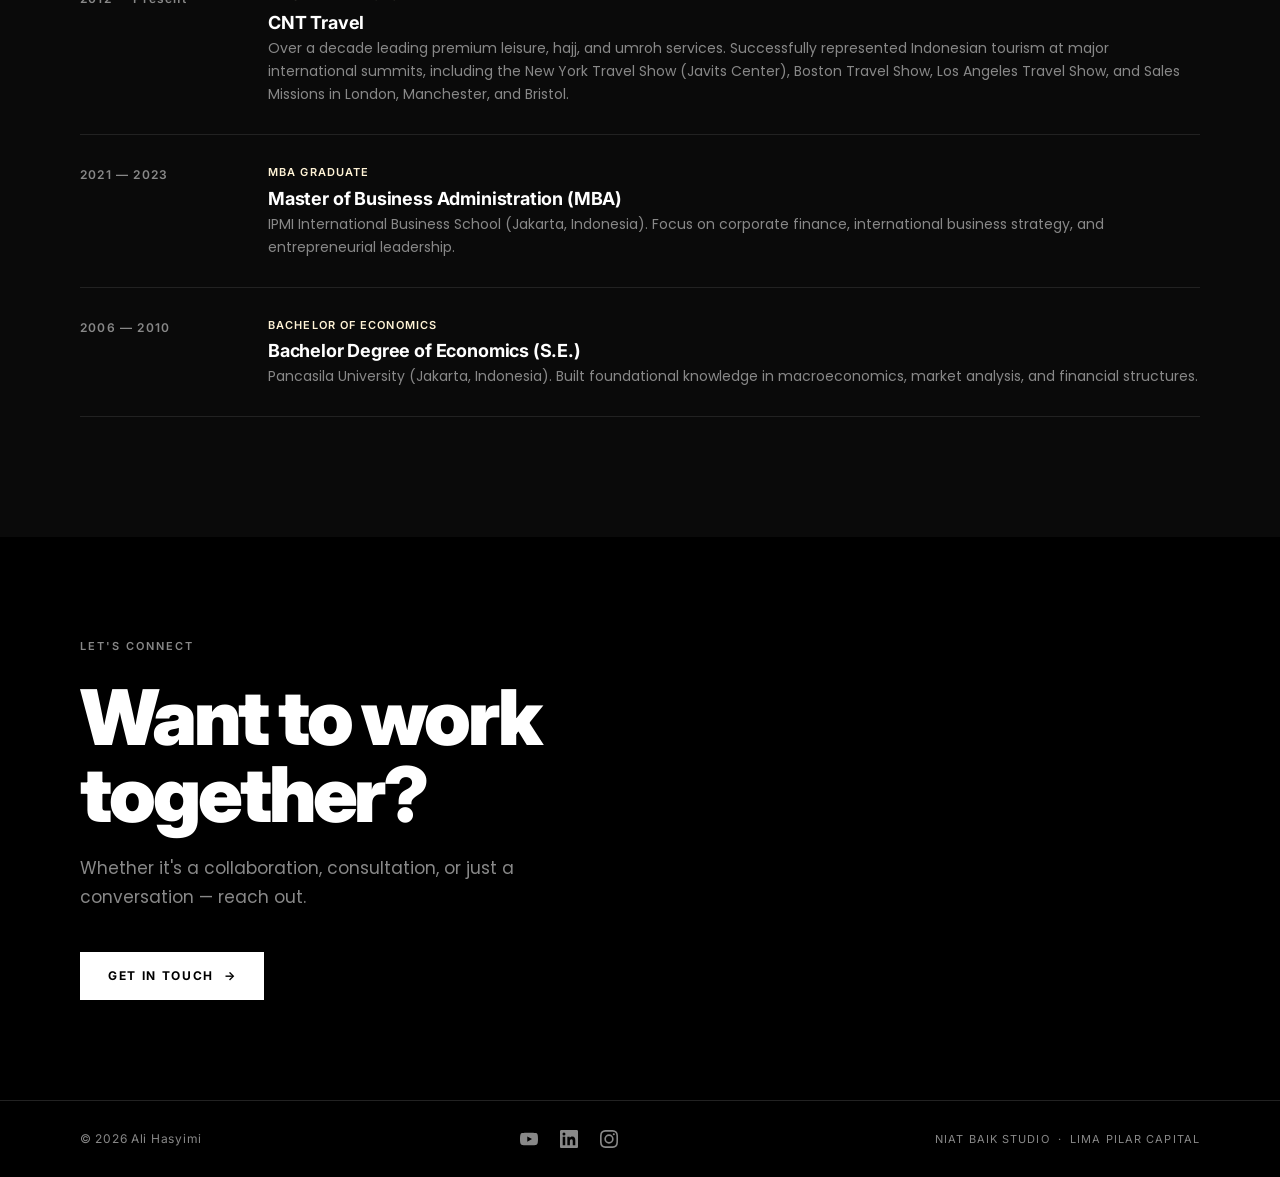
<file: about.html>
<!DOCTYPE html>
<html lang="en">
<head>
  <meta charset="UTF-8" />
  <meta name="viewport" content="width=device-width, initial-scale=1.0" />
  <title>About — Ali Hasyimi</title>
  <meta name="description" content="Ali Hasyimi — CEO, co-founder, and entrepreneur based in Jakarta, Indonesia." />
  <link rel="icon" href="data:image/svg+xml,<svg xmlns=%22http://www.w3.org/2000/svg%22 viewBox=%220 0 100 100%22><text y=%22.9em%22 font-size=%2290%22>A</text></svg>" />
  <link rel="stylesheet" href="css/styles.css" />
</head>
<body>

  <!-- NAV -->
  <nav class="nav" id="nav">
    <div class="nav__inner">
      <a href="index.html" class="nav__logo">Ali Hasyimi</a>
      <ul class="nav__links">
        <li><a href="about.html" class="active">About</a></li>
        <li><a href="studio.html">Studio</a></li>
        <li><a href="resources.html">Resources</a></li>
        <li><a href="contact.html">Contact</a></li>
      </ul>
      <button class="nav__hamburger" id="hamburger" aria-label="Open menu">
        <span></span><span></span><span></span>
      </button>
    </div>
  </nav>
  <div class="nav__overlay" id="navOverlay">
    <button class="nav__overlay-close" id="navClose">&#215;</button>
    <a href="about.html">About</a>
    <a href="studio.html">Studio</a>
    <a href="resources.html">Resources</a>
    <a href="contact.html">Contact</a>
  </div>
  <!-- INTRO — split layout -->
  <div class="about-intro" style="margin-top:64px">
    <div class="about-intro__visual">
      <img src="images/Summit%20Rinjani%201.png" alt="Ali Hasyimi on the Summit of Mount Rinjani">
    </div>
    <div class="about-intro__text">
      <span class="label">About</span>
      <h1>Ali Hasyimi.<br>CEO.<br>Co-founder.<br>Builder.</h1>
      <p>Based in Jakarta, Indonesia. Entrepreneur, maritime technology co-founder, and director of CNT Travel — bridging traditional service sectors with modern digital platforms.</p>
      <div>
        <a href="contact.html" class="btn btn-primary">Get in Touch &nbsp;&#8594;</a>
      </div>
    </div>
  </div>

  <!-- BIO SECTION -->
  <section class="section">
    <div class="container">
      <div class="about__grid">
        <div class="about__left fade-up">
          <span class="label">The Story</span>
          <h2>Building from<br>first principles.</h2>
          <div class="about__tags" style="margin-top:32px">
            <span class="tag">MBA (IPMI)</span>
            <span class="tag">Maritime Tech</span>
            <span class="tag">CNT Travel</span>
            <span class="tag">YouTube Creator</span>
            <span class="tag">Jakarta, Indonesia</span>
          </div>
        </div>
        <div class="about__right fade-up delay-2">
          <div class="about__body">
            <p>
              I am an entrepreneur and business builder operating at the intersection of economics, travel services, and digital infrastructure.
            </p>
            <p>
              Armed with a Bachelor’s degree in Economics and an MBA from IPMI Graduate School (2021–2023), my career is defined by practical execution. As President Director of CNT Travel since 2012, I have spent over a decade leading premium leisure, hajj, and umroh services, representing Indonesian tourism at major international travel summits in New York, Boston, Los Angeles, and London.
            </p>
            <p>
              My business approach bridges traditional service sectors with modern digital platforms. This includes co-founding PT Hijau Naavee Ideatama (2018–2022) to develop critical maritime technology infrastructure in Indonesia, and establishing Niat Baik Studio—a YouTube channel and digital studio dedicated to sharing knowledge on business, technology, and AI in Bahasa Indonesia.
            </p>
            <p>
              My ikigai: <em style="color: var(--color-sand)">knowledge sharing as service to community</em>. I believe the most powerful thing you can do is take something complex and make it genuinely clear for everyday people.
            </p>
          </div>
        </div>
      </div>
    </div>
  </section>

  <!-- TEXT TICKER -->
  <div class="text-ticker">
    <div class="text-ticker__track">
      <div class="text-ticker__item">
        Structural Clarity <span class="text-ticker__dot"></span>
        Intellectual Discipline <span class="text-ticker__dot"></span>
        Reduction <span class="text-ticker__dot"></span>
        Integrity <span class="text-ticker__dot"></span>
        Longevity <span class="text-ticker__dot"></span>
        Niat Baik <span class="text-ticker__dot"></span>
      </div>
      <div class="text-ticker__item">
        Structural Clarity <span class="text-ticker__dot"></span>
        Intellectual Discipline <span class="text-ticker__dot"></span>
        Reduction <span class="text-ticker__dot"></span>
        Integrity <span class="text-ticker__dot"></span>
        Longevity <span class="text-ticker__dot"></span>
        Niat Baik <span class="text-ticker__dot"></span>
      </div>
    </div>
  </div>

  <!-- PHILOSOPHY -->
  <section class="section section--dark">
    <div class="container">
      <div class="philosophy__header fade-up">
        <span class="label">Philosophy</span>
        <h2>Three principles<br>that guide everything.</h2>
      </div>
      <div class="philosophy__grid">
        <div class="philosophy-card fade-up">
          <div class="philosophy-card__num">01</div>
          <h3>Reduction</h3>
          <p>Remove everything that doesn't serve a clear purpose. The most elegant solution is the one with nothing left to take away. This applies equally to business models, content, and design.</p>
        </div>
        <div class="philosophy-card fade-up delay-1">
          <div class="philosophy-card__num">02</div>
          <h3>Integrity</h3>
          <p>Respect every medium — digital, conversational, or written. Use grids, typography, and contrast properly. Don't cut corners on quality because quality is the point. Truth in execution is everything.</p>
        </div>
        <div class="philosophy-card fade-up delay-2">
          <div class="philosophy-card__num">03</div>
          <h3>Longevity</h3>
          <p>Build for lasting relevance, not quarterly trends. A piece of knowledge shared well in 2024 should still be valuable in 2034. Work that ages well was built on first principles, not tactics.</p>
        </div>
      </div>
    </div>
  </section>

  <!-- EXPERIENCE TIMELINE -->
  <section class="section">
    <div class="container">
      <div class="timeline__header fade-up">
        <span class="label">Experience</span>
        <h2>A career built across industries.</h2>
      </div>

      <div class="timeline-item fade-up">
        <div class="timeline-item__period">2022 — Present</div>
        <div class="timeline-item__content">
          <span class="role-label">Founder &amp; Creator</span>
          <h3>Niat Baik Studio</h3>
          <p>YouTube channel and content studio covering business strategy, AI, and technology in Bahasa Indonesia. Building Indonesia's most trusted digital education brand.</p>
        </div>
      </div>

      <div class="timeline-item fade-up delay-1">
        <div class="timeline-item__period">2018 — 2022</div>
        <div class="timeline-item__content">
          <span class="role-label">Co-founder</span>
          <h3>PT Hijau Naavee Ideatama</h3>
          <p>Pioneered maritime technology infrastructure in Indonesia. Spearheaded key proprietary developments including the HAF Enterprise Resources Planning system, the Pelautku Seafarer Development Platform, and Blockchain integrations in the marine industry.</p>
        </div>
      </div>

      <div class="timeline-item fade-up delay-2">
        <div class="timeline-item__period">2012 — Present</div>
        <div class="timeline-item__content">
          <span class="role-label">President Director</span>
          <h3>CNT Travel</h3>
          <p>Over a decade leading premium leisure, hajj, and umroh services. Successfully represented Indonesian tourism at major international summits, including the New York Travel Show (Javits Center), Boston Travel Show, Los Angeles Travel Show, and Sales Missions in London, Manchester, and Bristol.</p>
        </div>
      </div>

      <div class="timeline-item fade-up delay-3">
        <div class="timeline-item__period">2021 — 2023</div>
        <div class="timeline-item__content">
          <span class="role-label">MBA Graduate</span>
          <h3>Master of Business Administration (MBA)</h3>
          <p>IPMI International Business School (Jakarta, Indonesia). Focus on corporate finance, international business strategy, and entrepreneurial leadership.</p>
        </div>
      </div>

      <div class="timeline-item fade-up delay-4">
        <div class="timeline-item__period">2006 — 2010</div>
        <div class="timeline-item__content">
          <span class="role-label">Bachelor of Economics</span>
          <h3>Bachelor Degree of Economics (S.E.)</h3>
          <p>Pancasila University (Jakarta, Indonesia). Built foundational knowledge in macroeconomics, market analysis, and financial structures.</p>
        </div>
      </div>
    </div>
  </section>

  <!-- FOOTER -->
  <footer class="footer">
    <div class="footer__cta fade-up">
      <span class="label">Let's Connect</span>
      <h2>Want to work<br>together?</h2>
      <p>Whether it's a collaboration, consultation, or just a conversation — reach out.</p>
      <a href="mailto:aliihasyimii@gmail.com" class="btn btn-primary">Get in Touch &nbsp;&#8594;</a>
    </div>
    <div class="footer__bar">
      <span class="footer__copy">&copy; 2026 Ali Hasyimi</span>
      <div class="footer__socials">
        <a href="https://www.youtube.com/@niatbaikstudio" target="_blank" rel="noopener" class="footer__social-link" aria-label="YouTube">
          <svg viewBox="0 0 24 24" fill="currentColor"><path d="M23.5 6.2a3 3 0 0 0-2.1-2.1C19.5 3.6 12 3.6 12 3.6s-7.5 0-9.4.5a3 3 0 0 0-2.1 2.1C0 8.1 0 12 0 12s0 3.9.5 5.8a3 3 0 0 0 2.1 2.1c1.9.5 9.4.5 9.4.5s7.5 0 9.4-.5a3 3 0 0 0 2.1-2.1C24 15.9 24 12 24 12s0-3.9-.5-5.8zM9.7 15.5V8.5l6.3 3.5-6.3 3.5z"/></svg>
        </a>
        <a href="https://www.linkedin.com/in/ali-hasyimi-s-e-m-b-a-0b86701b3/" target="_blank" rel="noopener" class="footer__social-link" aria-label="LinkedIn">
          <svg viewBox="0 0 24 24" fill="currentColor"><path d="M20.4 20.4h-3.4v-5.3c0-1.3 0-2.9-1.8-2.9s-2 1.4-2 2.8v5.4H9.8V9h3.2v1.5h.1c.5-.9 1.6-1.8 3.2-1.8 3.4 0 4.1 2.3 4.1 5.2v6.5zM5.3 7.4a2 2 0 1 1 0-4 2 2 0 0 1 0 4zm1.7 13H3.6V9h3.4v11.4zM22.2 0H1.8C.8 0 0 .8 0 1.8v20.4C0 23.2.8 24 1.8 24h20.4c1 0 1.8-.8 1.8-1.8V1.8C24 .8 23.2 0 22.2 0z"/></svg>
        </a>
        <a href="https://www.instagram.com/alihasyimii/" target="_blank" rel="noopener" class="footer__social-link" aria-label="Instagram">
          <svg viewBox="0 0 24 24" fill="currentColor"><path d="M12 2.2c3.2 0 3.6 0 4.9.1 3.3.1 4.8 1.7 4.9 4.9.1 1.3.1 1.6.1 4.8 0 3.2 0 3.6-.1 4.8-.1 3.2-1.7 4.8-4.9 4.9-1.3.1-1.6.1-4.9.1-3.2 0-3.6 0-4.8-.1-3.3-.1-4.8-1.7-4.9-4.9C2.2 15.6 2.2 15.2 2.2 12c0-3.2 0-3.6.1-4.8.1-3.3 1.7-4.8 4.9-4.9 1.2-.1 1.6-.1 4.8-.1zM12 0C8.7 0 8.3 0 7.1.1 2.7.3.3 2.7.1 7.1 0 8.3 0 8.7 0 12c0 3.3 0 3.7.1 4.9.2 4.4 2.6 6.8 7 7C8.3 24 8.7 24 12 24c3.3 0 3.7 0 4.9-.1 4.4-.2 6.8-2.6 7-7 .1-1.2.1-1.6.1-4.9 0-3.3 0-3.7-.1-4.9C23.7 2.7 21.3.3 16.9.1 15.7 0 15.3 0 12 0zm0 5.8a6.2 6.2 0 1 0 0 12.4A6.2 6.2 0 0 0 12 5.8zm0 10.2a4 4 0 1 1 0-8 4 4 0 0 1 0 8zm6.4-11.8a1.4 1.4 0 1 0 0 2.8 1.4 1.4 0 0 0 0-2.8z"/></svg>
        </a>
      </div>
      <span class="footer__brands">Niat Baik Studio &nbsp;&middot;&nbsp; Lima Pilar Capital</span>
    </div>
  </footer>

  <script>
    const nav = document.getElementById('nav');
    window.addEventListener('scroll', () => nav.classList.toggle('scrolled', window.scrollY > 60));
    const hamburger = document.getElementById('hamburger');
    const navOverlay = document.getElementById('navOverlay');
    const navClose = document.getElementById('navClose');
    hamburger.addEventListener('click', () => navOverlay.classList.add('open'));
    navClose.addEventListener('click', () => navOverlay.classList.remove('open'));
    navOverlay.querySelectorAll('a').forEach(a => a.addEventListener('click', () => navOverlay.classList.remove('open')));
    const observer = new IntersectionObserver((entries) => {
      entries.forEach(e => { if (e.isIntersecting) { e.target.classList.add('is-visible'); observer.unobserve(e.target); } });
    }, { threshold: 0.08 });
    document.querySelectorAll('.fade-up').forEach(el => observer.observe(el));
  </script>
</body>
</html>
</file>
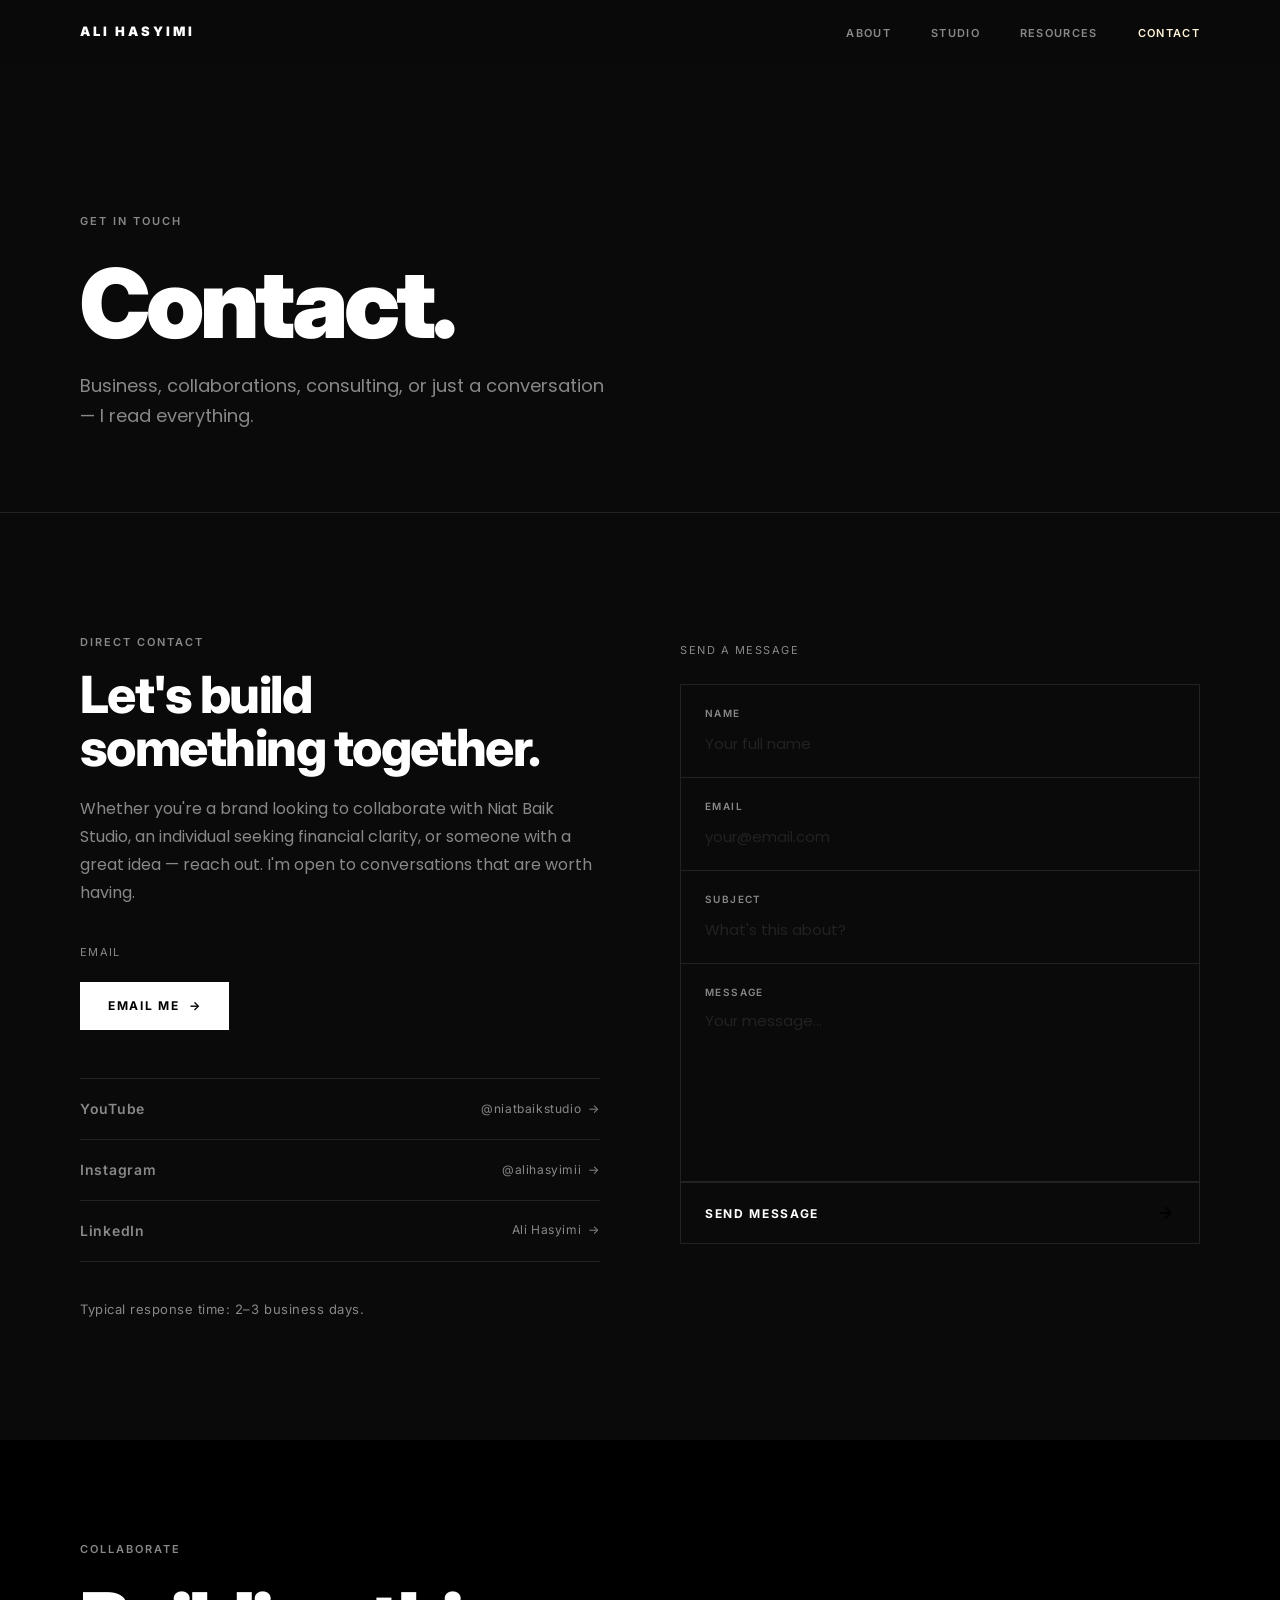
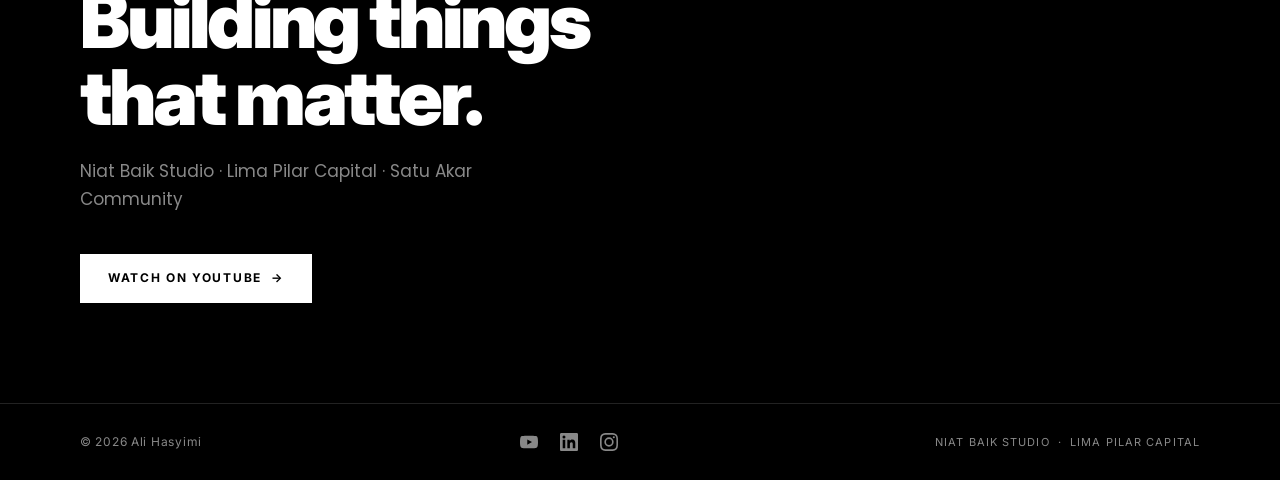
<file: contact.html>
<!DOCTYPE html>
<html lang="en">
<head>
  <meta charset="UTF-8" />
  <meta name="viewport" content="width=device-width, initial-scale=1.0" />
  <title>Contact — Ali Hasyimi</title>
  <meta name="description" content="Get in touch with Ali Hasyimi — collaborations, consulting, and conversations." />
  <link rel="icon" href="data:image/svg+xml,<svg xmlns=%22http://www.w3.org/2000/svg%22 viewBox=%220 0 100 100%22><text y=%22.9em%22 font-size=%2290%22>A</text></svg>" />
  <link rel="stylesheet" href="css/styles.css" />
</head>
<body>

  <!-- NAV -->
  <nav class="nav" id="nav">
    <div class="nav__inner">
      <a href="index.html" class="nav__logo">Ali Hasyimi</a>
      <ul class="nav__links">
        <li><a href="about.html">About</a></li>
        <li><a href="studio.html">Studio</a></li>
        <li><a href="resources.html">Resources</a></li>
        <li><a href="contact.html" class="active">Contact</a></li>
      </ul>
      <button class="nav__hamburger" id="hamburger" aria-label="Open menu">
        <span></span><span></span><span></span>
      </button>
    </div>
  </nav>
  <div class="nav__overlay" id="navOverlay">
    <button class="nav__overlay-close" id="navClose">&#215;</button>
    <a href="about.html">About</a>
    <a href="studio.html">Studio</a>
    <a href="resources.html">Resources</a>
    <a href="contact.html">Contact</a>
  </div>

  <!-- PAGE HERO -->
  <div style="padding-top:64px">
    <div class="page-hero container">
      <span class="label">Get in Touch</span>
      <h1>Contact.</h1>
      <p>Business, collaborations, consulting, or just a conversation — I read everything.</p>
    </div>
  </div>

  <!-- CONTACT SECTION -->
  <section class="section">
    <div class="container">
      <div class="contact__grid">

        <!-- LEFT: Info -->
        <div class="contact__info fade-up">
          <span class="label">Direct Contact</span>
          <h2>Let's build<br>something together.</h2>
          <p>Whether you're a brand looking to collaborate with Niat Baik Studio, an individual seeking financial clarity, or someone with a great idea — reach out. I'm open to conversations that are worth having.</p>

          <div class="contact__email-wrap">
            <span class="contact__email-label">Email</span>
            <a href="mailto:aliihasyimii@gmail.com" class="btn btn-primary" style="display: inline-flex; margin-top: 12px;">Email Me &nbsp;&#8594;</a>
          </div>

          <div class="contact__socials">
            <a href="https://www.youtube.com/@niatbaikstudio" target="_blank" rel="noopener" class="contact__social-item">
              <span class="social-name">YouTube</span>
              <span class="social-handle">@niatbaikstudio &nbsp;&#8594;</span>
            </a>
            <a href="https://www.instagram.com/alihasyimii/" target="_blank" rel="noopener" class="contact__social-item">
              <span class="social-name">Instagram</span>
              <span class="social-handle">@alihasyimii &nbsp;&#8594;</span>
            </a>
            <a href="https://www.linkedin.com/in/ali-hasyimi-s-e-m-b-a-0b86701b3/" target="_blank" rel="noopener" class="contact__social-item">
              <span class="social-name">LinkedIn</span>
              <span class="social-handle">Ali Hasyimi &nbsp;&#8594;</span>
            </a>
          </div>

          <p style="margin-top:36px; font-size:13px; color:var(--color-muted); font-family:var(--font-display); letter-spacing:0.04em">
            Typical response time: 2–3 business days.
          </p>
        </div>

        <!-- RIGHT: Form -->
        <div class="contact__form-wrap fade-up delay-2">
          <span class="contact__form-label">Send a Message</span>
          <form class="contact__form" action="mailto:aliihasyimii@gmail.com" method="post" enctype="text/plain">
            <div class="form-group">
              <label for="name">Name</label>
              <input type="text" id="name" name="name" placeholder="Your full name" required />
            </div>
            <div class="form-group">
              <label for="email">Email</label>
              <input type="email" id="email" name="email" placeholder="your@email.com" required />
            </div>
            <div class="form-group">
              <label for="subject">Subject</label>
              <input type="text" id="subject" name="subject" placeholder="What's this about?" required />
            </div>
            <div class="form-group" style="border-bottom:1px solid var(--color-border)">
              <label for="message">Message</label>
              <textarea id="message" name="message" rows="6" placeholder="Your message..." required></textarea>
            </div>
            <button type="submit" class="form-submit">
              <span>Send Message</span>
              <svg width="20" height="20" viewBox="0 0 24 24" fill="none" stroke="currentColor" stroke-width="2"><line x1="5" y1="12" x2="19" y2="12"></line><polyline points="12 5 19 12 12 19"></polyline></svg>
            </button>
          </form>
        </div>

      </div>
    </div>
  </section>

  <!-- FOOTER -->
  <footer class="footer">
    <div class="footer__cta fade-up">
      <span class="label">Collaborate</span>
      <h2>Building things<br>that matter.</h2>
      <p>Niat Baik Studio &middot; Lima Pilar Capital &middot; Satu Akar Community</p>
      <a href="https://www.youtube.com/@niatbaikstudio" target="_blank" rel="noopener" class="btn btn-primary">Watch on YouTube &nbsp;&#8594;</a>
    </div>
    <div class="footer__bar">
      <span class="footer__copy">&copy; 2026 Ali Hasyimi</span>
      <div class="footer__socials">
        <a href="https://www.youtube.com/@niatbaikstudio" target="_blank" rel="noopener" class="footer__social-link" aria-label="YouTube">
          <svg viewBox="0 0 24 24" fill="currentColor"><path d="M23.5 6.2a3 3 0 0 0-2.1-2.1C19.5 3.6 12 3.6 12 3.6s-7.5 0-9.4.5a3 3 0 0 0-2.1 2.1C0 8.1 0 12 0 12s0 3.9.5 5.8a3 3 0 0 0 2.1 2.1c1.9.5 9.4.5 9.4.5s7.5 0 9.4-.5a3 3 0 0 0 2.1-2.1C24 15.9 24 12 24 12s0-3.9-.5-5.8zM9.7 15.5V8.5l6.3 3.5-6.3 3.5z"/></svg>
        </a>
        <a href="https://www.linkedin.com/in/ali-hasyimi-s-e-m-b-a-0b86701b3/" target="_blank" rel="noopener" class="footer__social-link" aria-label="LinkedIn">
          <svg viewBox="0 0 24 24" fill="currentColor"><path d="M20.4 20.4h-3.4v-5.3c0-1.3 0-2.9-1.8-2.9s-2 1.4-2 2.8v5.4H9.8V9h3.2v1.5h.1c.5-.9 1.6-1.8 3.2-1.8 3.4 0 4.1 2.3 4.1 5.2v6.5zM5.3 7.4a2 2 0 1 1 0-4 2 2 0 0 1 0 4zm1.7 13H3.6V9h3.4v11.4zM22.2 0H1.8C.8 0 0 .8 0 1.8v20.4C0 23.2.8 24 1.8 24h20.4c1 0 1.8-.8 1.8-1.8V1.8C24 .8 23.2 0 22.2 0z"/></svg>
        </a>
        <a href="https://www.instagram.com/alihasyimii/" target="_blank" rel="noopener" class="footer__social-link" aria-label="Instagram">
          <svg viewBox="0 0 24 24" fill="currentColor"><path d="M12 2.2c3.2 0 3.6 0 4.9.1 3.3.1 4.8 1.7 4.9 4.9.1 1.3.1 1.6.1 4.8 0 3.2 0 3.6-.1 4.8-.1 3.2-1.7 4.8-4.9 4.9-1.3.1-1.6.1-4.9.1-3.2 0-3.6 0-4.8-.1-3.3-.1-4.8-1.7-4.9-4.9C2.2 15.6 2.2 15.2 2.2 12c0-3.2 0-3.6.1-4.8.1-3.3 1.7-4.8 4.9-4.9 1.2-.1 1.6-.1 4.8-.1zM12 0C8.7 0 8.3 0 7.1.1 2.7.3.3 2.7.1 7.1 0 8.3 0 8.7 0 12c0 3.3 0 3.7.1 4.9.2 4.4 2.6 6.8 7 7C8.3 24 8.7 24 12 24c3.3 0 3.7 0 4.9-.1 4.4-.2 6.8-2.6 7-7 .1-1.2.1-1.6.1-4.9 0-3.3 0-3.7-.1-4.9C23.7 2.7 21.3.3 16.9.1 15.7 0 15.3 0 12 0zm0 5.8a6.2 6.2 0 1 0 0 12.4A6.2 6.2 0 0 0 12 5.8zm0 10.2a4 4 0 1 1 0-8 4 4 0 0 1 0 8zm6.4-11.8a1.4 1.4 0 1 0 0 2.8 1.4 1.4 0 0 0 0-2.8z"/></svg>
        </a>
      </div>
      <span class="footer__brands">Niat Baik Studio &nbsp;&middot;&nbsp; Lima Pilar Capital</span>
    </div>
  </footer>

  <script>
    const nav = document.getElementById('nav');
    window.addEventListener('scroll', () => nav.classList.toggle('scrolled', window.scrollY > 60));
    const hamburger = document.getElementById('hamburger');
    const navOverlay = document.getElementById('navOverlay');
    const navClose = document.getElementById('navClose');
    hamburger.addEventListener('click', () => navOverlay.classList.add('open'));
    navClose.addEventListener('click', () => navOverlay.classList.remove('open'));
    navOverlay.querySelectorAll('a').forEach(a => a.addEventListener('click', () => navOverlay.classList.remove('open')));
    const observer = new IntersectionObserver((entries) => {
      entries.forEach(e => { if (e.isIntersecting) { e.target.classList.add('is-visible'); observer.unobserve(e.target); } });
    }, { threshold: 0.08 });
    document.querySelectorAll('.fade-up').forEach(el => observer.observe(el));
  </script>
</body>
</html>
</file>
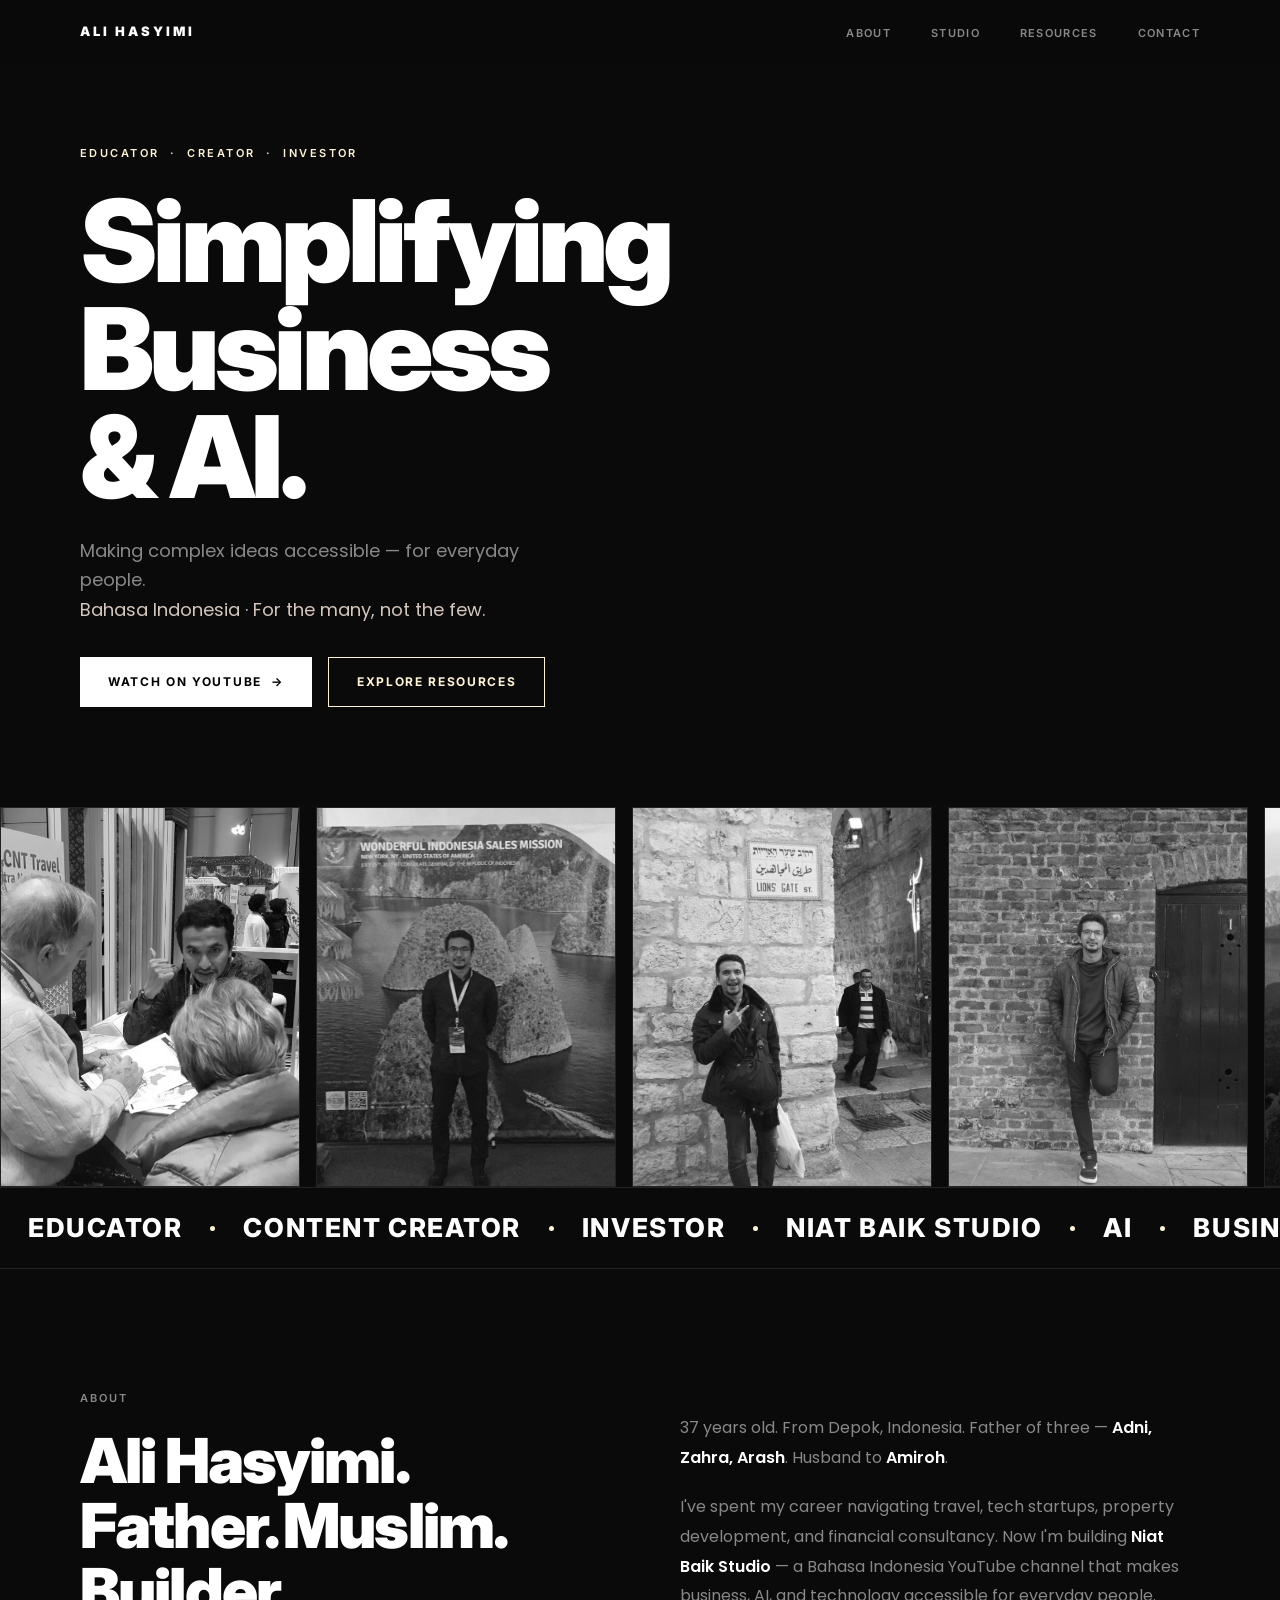
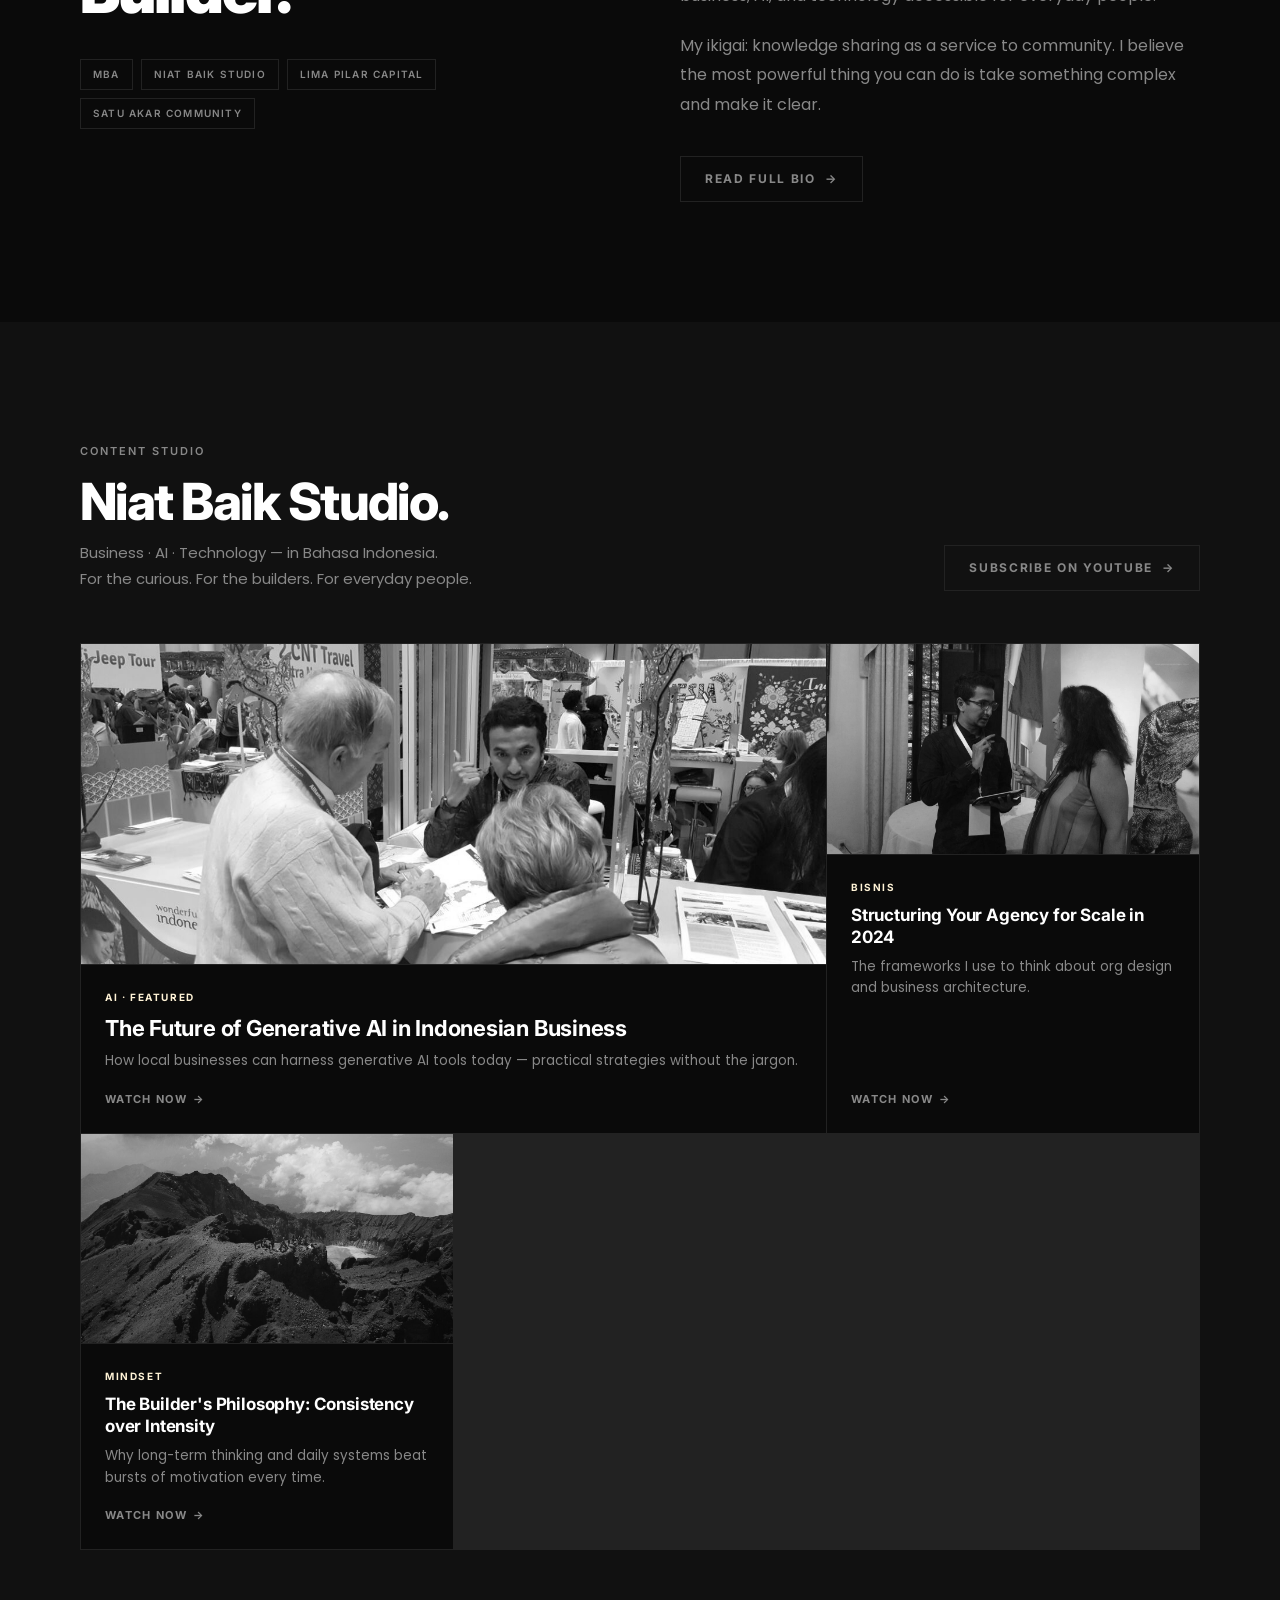
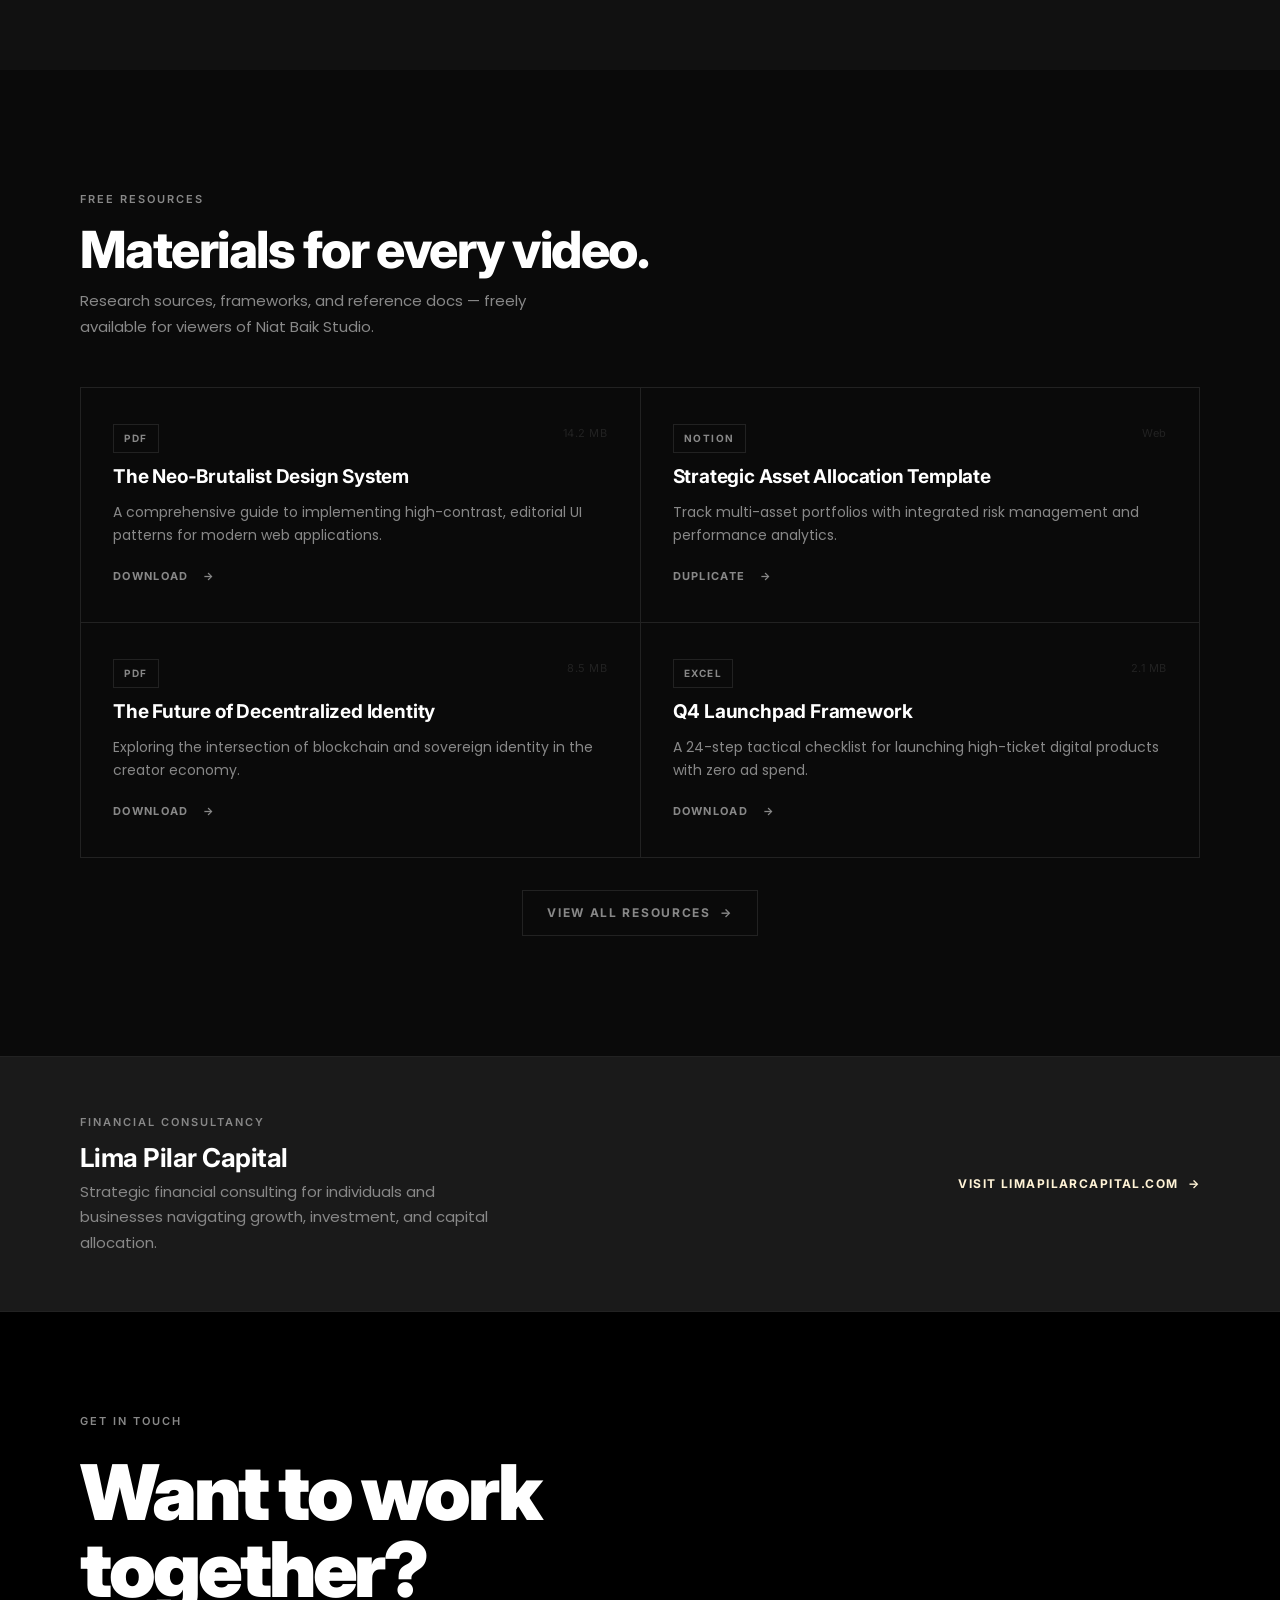
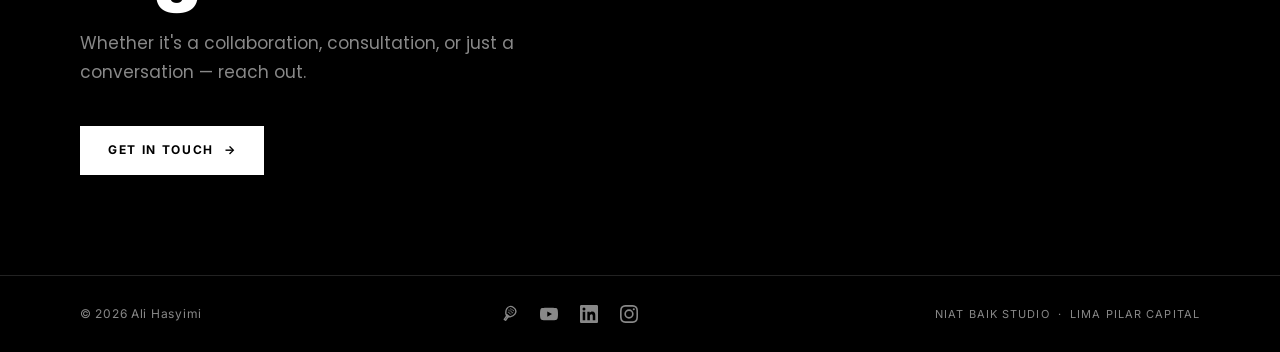
<file: index-live.html>
<!DOCTYPE html>
<html lang="en">
<head>
  <meta charset="UTF-8" />
  <meta name="viewport" content="width=device-width, initial-scale=1.0" />
  <title>Ali Hasyimi — CEO, Co-founder, Builder</title>
  <meta name="description" content="Simplifying Business &amp; AI for everyday people. Founder of Niat Baik Studio." />
  <meta property="og:title" content="Ali Hasyimi — CEO, Co-founder, Builder" />
  <meta property="og:description" content="Simplifying Business & AI for everyday people." />
  <meta property="og:type" content="website" />
  <meta property="og:url" content="https://alihasyimi.com" />
  <meta name="twitter:card" content="summary_large_image" />
  <meta name="twitter:title" content="Ali Hasyimi" />
  <meta name="twitter:description" content="Simplifying Business & AI for everyday people." />
  <link rel="icon" href="data:image/svg+xml,<svg xmlns=%22http://www.w3.org/2000/svg%22 viewBox=%220 0 100 100%22><text y=%22.9em%22 font-size=%2290%22>A</text></svg>" />
  <link rel="stylesheet" href="css/styles.css" />
</head>
<body>

  <!-- ===================== NAV ===================== -->
  <nav class="nav" id="nav">
    <div class="nav__inner">
      <a href="index.html" class="nav__logo">Ali Hasyimi</a>
      <ul class="nav__links">
        <li><a href="about.html">About</a></li>
        <li><a href="studio.html">Studio</a></li>
        <li><a href="resources.html">Resources</a></li>
        <li><a href="contact.html">Contact</a></li>
      </ul>
      <button class="nav__hamburger" id="hamburger" aria-label="Open menu">
        <span></span><span></span><span></span>
      </button>
    </div>
  </nav>

  <!-- Mobile overlay -->
  <div class="nav__overlay" id="navOverlay">
    <button class="nav__overlay-close" id="navClose" aria-label="Close menu">&#215;</button>
    <a href="about.html">About</a>
    <a href="studio.html">Studio</a>
    <a href="resources.html">Resources</a>
    <a href="contact.html">Contact</a>
  </div>

  <!-- ===================== HERO ===================== -->
  <section class="hero">
    <div class="hero__text">
      <span class="hero__label">Educator &nbsp;·&nbsp; Creator &nbsp;·&nbsp; Investor</span>
      <h1 class="hero__title">
        Simplifying<br>Business<br>&amp; AI.
      </h1>
      <p class="hero__subtitle">
        Making complex ideas accessible — for everyday people.<br>
        <em>Bahasa Indonesia &middot; For the many, not the few.</em>
      </p>
      <div class="hero__ctas">
        <a href="https://www.youtube.com/@niatbaikstudio" target="_blank" rel="noopener" class="btn btn-primary">
          Watch on YouTube &nbsp;&#8594;
        </a>
        <a href="resources.html" class="btn btn-secondary">
          Explore Resources
        </a>
      </div>
    </div>

    <!-- Image Ticker — with generated professional photos -->
    <div class="ticker-wrap">
      <div class="ticker-track" id="imgTicker">
        <!-- Original set -->
        <div class="ticker-item"><img src="images/Ali%20on%20Javits%20Center%20NYC.jpeg" alt="Ali Hasyimi on Jacob Javits Center, NYC"></div>
        <div class="ticker-item"><img src="images/Sales%20Mission%20in%20Boston.jpeg" alt="Sales Mission in Boston"></div>
        <div class="ticker-item"><img src="images/in%20Palestine%20as%20a%20tour%20guide.jpeg" alt="Tour Guide in Palestine"></div>
        <div class="ticker-item"><img src="images/as%20travel%20guide%20in%20london.jpeg" alt="Tour Guide in London, UK"></div>
        <div class="ticker-item"><img src="images/Summit%20Rinjani%201.png" alt="Summiting Mount Rinjani"></div>
        <div class="ticker-item"><img src="images/Manchester%20Summit.png" alt="Manchester Summit"></div>
        <div class="ticker-item"><img src="images/ali-portrait.png" alt="Ali Hasyimi"></div>
        <!-- Duplicate set (seamless loop) -->
        <div class="ticker-item"><img src="images/Ali%20on%20Javits%20Center%20NYC.jpeg" alt="Ali Hasyimi on Jacob Javits Center, NYC"></div>
        <div class="ticker-item"><img src="images/Sales%20Mission%20in%20Boston.jpeg" alt="Sales Mission in Boston"></div>
        <div class="ticker-item"><img src="images/in%20Palestine%20as%20a%20tour%20guide.jpeg" alt="Tour Guide in Palestine"></div>
        <div class="ticker-item"><img src="images/as%20travel%20guide%20in%20london.jpeg" alt="Tour Guide in London, UK"></div>
        <div class="ticker-item"><img src="images/Summit%20Rinjani%201.png" alt="Summiting Mount Rinjani"></div>
        <div class="ticker-item"><img src="images/Manchester%20Summit.png" alt="Manchester Summit"></div>
        <div class="ticker-item"><img src="images/ali-portrait.png" alt="Ali Hasyimi"></div>
      </div>
    </div>
  </section>

  <!-- ===================== TEXT TICKER ===================== -->
  <div class="text-ticker">
    <div class="text-ticker__track">
      <!-- Original -->
      <div class="text-ticker__item">
        Educator <span class="text-ticker__dot"></span>
        Content Creator <span class="text-ticker__dot"></span>
        Investor <span class="text-ticker__dot"></span>
        Niat Baik Studio <span class="text-ticker__dot"></span>
        AI <span class="text-ticker__dot"></span>
        Business <span class="text-ticker__dot"></span>
        Technology <span class="text-ticker__dot"></span>
      </div>
      <!-- Duplicate -->
      <div class="text-ticker__item">
        Educator <span class="text-ticker__dot"></span>
        Content Creator <span class="text-ticker__dot"></span>
        Investor <span class="text-ticker__dot"></span>
        Niat Baik Studio <span class="text-ticker__dot"></span>
        AI <span class="text-ticker__dot"></span>
        Business <span class="text-ticker__dot"></span>
        Technology <span class="text-ticker__dot"></span>
      </div>
    </div>
  </div>

  <!-- ===================== ABOUT ===================== -->
  <section class="section" id="about">
    <div class="container">
      <div class="about__grid">
        <div class="about__left fade-up">
          <span class="label">About</span>
          <h2>Ali Hasyimi.<br>Father. Muslim.<br>Builder.</h2>
          <div class="about__tags">
            <span class="tag">MBA</span>
            <span class="tag">Niat Baik Studio</span>
            <span class="tag">Lima Pilar Capital</span>
            <span class="tag">Satu Akar Community</span>
          </div>
        </div>
        <div class="about__right fade-up delay-2">
          <div class="about__body">
            <p>
              37 years old. From Depok, Indonesia. Father of three — <strong>Adni, Zahra, Arash</strong>.
              Husband to <strong>Amiroh</strong>.
            </p>
            <p>
              I've spent my career navigating travel, tech startups, property development,
              and financial consultancy. Now I'm building <strong>Niat Baik Studio</strong> — a Bahasa Indonesia
              YouTube channel that makes business, AI, and technology accessible for everyday people.
            </p>
            <p>
              My ikigai: knowledge sharing as a service to community. I believe the most
              powerful thing you can do is take something complex and make it clear.
            </p>
          </div>
          <div class="about__cta">
            <a href="about.html" class="btn btn-ghost">Read Full Bio &nbsp;&#8594;</a>
          </div>
        </div>
      </div>
    </div>
  </section>

  <!-- ===================== STUDIO ===================== -->
  <section class="section section--dark" id="studio">
    <div class="container">
      <div class="studio__header">
        <div class="studio__header-left fade-up">
          <span class="label">Content Studio</span>
          <h2>Niat Baik Studio.</h2>
          <p>Business &middot; AI &middot; Technology — in Bahasa Indonesia.<br>For the curious. For the builders. For everyday people.</p>
        </div>
        <a href="https://www.youtube.com/@niatbaikstudio" target="_blank" rel="noopener" class="btn btn-ghost fade-up delay-2">
          Subscribe on YouTube &nbsp;&#8594;
        </a>
      </div>

      <div class="studio__grid">
        <!-- Featured card -->
        <div class="studio-card studio-card--featured fade-up">
          <div class="studio-card__thumb">
            <img src="images/Ali%20on%20Javits%20Center%20NYC.jpeg" alt="The Future of Generative AI in Indonesian Business">
          </div>
          <div class="studio-card__body">
            <span class="studio-card__tag">AI &middot; Featured</span>
            <h3 class="studio-card__title">The Future of Generative AI in Indonesian Business</h3>
            <p class="studio-card__desc">How local businesses can harness generative AI tools today — practical strategies without the jargon.</p>
            <a href="studio.html" class="studio-card__link">Watch Now <span class="studio-card__arrow">&#8594;</span></a>
          </div>
        </div>

        <!-- Card 2 -->
        <div class="studio-card fade-up delay-1">
          <div class="studio-card__thumb">
            <img src="images/Sales%20Mission%20in%20Boston%203.jpeg" alt="Structuring Your Agency for Scale in 2024">
          </div>
          <div class="studio-card__body">
            <span class="studio-card__tag">Bisnis</span>
            <h3 class="studio-card__title">Structuring Your Agency for Scale in 2024</h3>
            <p class="studio-card__desc">The frameworks I use to think about org design and business architecture.</p>
            <a href="studio.html" class="studio-card__link">Watch Now <span class="studio-card__arrow">&#8594;</span></a>
          </div>
        </div>

        <!-- Card 3 -->
        <div class="studio-card fade-up delay-2">
          <div class="studio-card__thumb">
            <img src="images/Summit%20in%20RInjani%20Drone.jpeg" alt="The Builder's Philosophy: Consistency over Intensity">
          </div>
          <div class="studio-card__body">
            <span class="studio-card__tag">Mindset</span>
            <h3 class="studio-card__title">The Builder's Philosophy: Consistency over Intensity</h3>
            <p class="studio-card__desc">Why long-term thinking and daily systems beat bursts of motivation every time.</p>
            <a href="studio.html" class="studio-card__link">Watch Now <span class="studio-card__arrow">&#8594;</span></a>
          </div>
        </div>
      </div>
    </div>
  </section>

  <!-- ===================== RESOURCES ===================== -->
  <section class="section" id="resources">
    <div class="container">
      <div class="resources__header fade-up">
        <span class="label">Free Resources</span>
        <h2>Materials for every video.</h2>
        <p>Research sources, frameworks, and reference docs — freely available for viewers of Niat Baik Studio.</p>
      </div>

      <div class="resources__grid">
        <div class="resource-card fade-up">
          <div class="resource-card__top">
            <span class="resource-card__type">PDF</span>
            <span class="resource-card__size">14.2 MB</span>
          </div>
          <h3 class="resource-card__title">The Neo-Brutalist Design System</h3>
          <p class="resource-card__desc">A comprehensive guide to implementing high-contrast, editorial UI patterns for modern web applications.</p>
          <a href="resources.html" class="resource-card__link">Download &nbsp;<span>&#8594;</span></a>
        </div>

        <div class="resource-card fade-up delay-1">
          <div class="resource-card__top">
            <span class="resource-card__type">Notion</span>
            <span class="resource-card__size">Web</span>
          </div>
          <h3 class="resource-card__title">Strategic Asset Allocation Template</h3>
          <p class="resource-card__desc">Track multi-asset portfolios with integrated risk management and performance analytics.</p>
          <a href="resources.html" class="resource-card__link">Duplicate &nbsp;<span>&#8594;</span></a>
        </div>

        <div class="resource-card fade-up delay-2">
          <div class="resource-card__top">
            <span class="resource-card__type">PDF</span>
            <span class="resource-card__size">8.5 MB</span>
          </div>
          <h3 class="resource-card__title">The Future of Decentralized Identity</h3>
          <p class="resource-card__desc">Exploring the intersection of blockchain and sovereign identity in the creator economy.</p>
          <a href="resources.html" class="resource-card__link">Download &nbsp;<span>&#8594;</span></a>
        </div>

        <div class="resource-card fade-up delay-3">
          <div class="resource-card__top">
            <span class="resource-card__type">Excel</span>
            <span class="resource-card__size">2.1 MB</span>
          </div>
          <h3 class="resource-card__title">Q4 Launchpad Framework</h3>
          <p class="resource-card__desc">A 24-step tactical checklist for launching high-ticket digital products with zero ad spend.</p>
          <a href="resources.html" class="resource-card__link">Download &nbsp;<span>&#8594;</span></a>
        </div>
      </div>

      <div style="margin-top:32px; text-align:center">
        <a href="resources.html" class="btn btn-ghost">View All Resources &nbsp;&#8594;</a>
      </div>
    </div>
  </section>

  <!-- ===================== LIMA PILAR ===================== -->
  <div class="lima-pilar">
    <div class="container">
      <div class="lima-pilar__inner">
        <div class="lima-pilar__text fade-up">
          <span class="label">Financial Consultancy</span>
          <h3>Lima Pilar Capital</h3>
          <p>Strategic financial consulting for individuals and businesses navigating growth, investment, and capital allocation.</p>
        </div>
        <a href="https://limapilarcapital.com" target="_blank" rel="noopener" class="lima-pilar__cta fade-up delay-2">
          Visit limapilarcapital.com &nbsp;&#8594;
        </a>
      </div>
    </div>
  </div>

  <!-- ===================== FOOTER ===================== -->
  <footer class="footer">
    <div class="footer__cta fade-up">
      <span class="label">Get in Touch</span>
      <h2>Want to work<br>together?</h2>
      <p>Whether it's a collaboration, consultation, or just a conversation — reach out.</p>
      <a href="mailto:aliihasyimii@gmail.com" class="btn btn-primary">
        Get in Touch &nbsp;&#8594;
      </a>
    </div>
    <div class="footer__bar">
      <span class="footer__copy">&copy; 2026 Ali Hasyimi</span>
      <div class="footer__socials">
        <!-- Asmin Padel system -->
        <a href="https://asminpadel.alihasyimi.com" target="_blank" rel="noopener" class="footer__social-link" aria-label="Padel Scoring App" title="Padel Scoring App">
          <svg viewBox="0 0 24 24" fill="none" stroke="currentColor" stroke-width="1.8" stroke-linecap="round" stroke-linejoin="round"><g transform="rotate(35 12 12)"><path d="M12 1.5c4 0 6.5 2.5 6.5 6.2 0 3.2-1.8 5.2-3.2 6.8H8.7C7.3 12.9 5.5 10.9 5.5 7.7 5.5 4 8 1.5 12 1.5z"/><path d="M10.4 14.5v1.6h3.2v-1.6M10.9 16.1v5.4h2.2v-5.4"/><circle cx="10" cy="5" r=".75" fill="currentColor" stroke="none"/><circle cx="12" cy="5" r=".75" fill="currentColor" stroke="none"/><circle cx="14" cy="5" r=".75" fill="currentColor" stroke="none"/><circle cx="9" cy="7.8" r=".75" fill="currentColor" stroke="none"/><circle cx="11" cy="7.8" r=".75" fill="currentColor" stroke="none"/><circle cx="13" cy="7.8" r=".75" fill="currentColor" stroke="none"/><circle cx="15" cy="7.8" r=".75" fill="currentColor" stroke="none"/><circle cx="10" cy="10.6" r=".75" fill="currentColor" stroke="none"/><circle cx="12" cy="10.6" r=".75" fill="currentColor" stroke="none"/><circle cx="14" cy="10.6" r=".75" fill="currentColor" stroke="none"/></g></svg>
        </a>
        <!-- YouTube -->
        <a href="https://www.youtube.com/@niatbaikstudio" target="_blank" rel="noopener" class="footer__social-link" aria-label="YouTube">
          <svg viewBox="0 0 24 24" fill="currentColor"><path d="M23.5 6.2a3 3 0 0 0-2.1-2.1C19.5 3.6 12 3.6 12 3.6s-7.5 0-9.4.5a3 3 0 0 0-2.1 2.1C0 8.1 0 12 0 12s0 3.9.5 5.8a3 3 0 0 0 2.1 2.1c1.9.5 9.4.5 9.4.5s7.5 0 9.4-.5a3 3 0 0 0 2.1-2.1C24 15.9 24 12 24 12s0-3.9-.5-5.8zM9.7 15.5V8.5l6.3 3.5-6.3 3.5z"/></svg>
        </a>
        <!-- LinkedIn -->
        <a href="https://www.linkedin.com/in/ali-hasyimi-s-e-m-b-a-0b86701b3/" target="_blank" rel="noopener" class="footer__social-link" aria-label="LinkedIn">
          <svg viewBox="0 0 24 24" fill="currentColor"><path d="M20.4 20.4h-3.4v-5.3c0-1.3 0-2.9-1.8-2.9s-2 1.4-2 2.8v5.4H9.8V9h3.2v1.5h.1c.5-.9 1.6-1.8 3.2-1.8 3.4 0 4.1 2.3 4.1 5.2v6.5zM5.3 7.4a2 2 0 1 1 0-4 2 2 0 0 1 0 4zm1.7 13H3.6V9h3.4v11.4zM22.2 0H1.8C.8 0 0 .8 0 1.8v20.4C0 23.2.8 24 1.8 24h20.4c1 0 1.8-.8 1.8-1.8V1.8C24 .8 23.2 0 22.2 0z"/></svg>
        </a>
        <!-- Instagram -->
        <a href="https://www.instagram.com/alihasyimii/" target="_blank" rel="noopener" class="footer__social-link" aria-label="Instagram">
          <svg viewBox="0 0 24 24" fill="currentColor"><path d="M12 2.2c3.2 0 3.6 0 4.9.1 3.3.1 4.8 1.7 4.9 4.9.1 1.3.1 1.6.1 4.8 0 3.2 0 3.6-.1 4.8-.1 3.2-1.7 4.8-4.9 4.9-1.3.1-1.6.1-4.9.1-3.2 0-3.6 0-4.8-.1-3.3-.1-4.8-1.7-4.9-4.9C2.2 15.6 2.2 15.2 2.2 12c0-3.2 0-3.6.1-4.8.1-3.3 1.7-4.8 4.9-4.9 1.2-.1 1.6-.1 4.8-.1zM12 0C8.7 0 8.3 0 7.1.1 2.7.3.3 2.7.1 7.1 0 8.3 0 8.7 0 12c0 3.3 0 3.7.1 4.9.2 4.4 2.6 6.8 7 7C8.3 24 8.7 24 12 24c3.3 0 3.7 0 4.9-.1 4.4-.2 6.8-2.6 7-7 .1-1.2.1-1.6.1-4.9 0-3.3 0-3.7-.1-4.9C23.7 2.7 21.3.3 16.9.1 15.7 0 15.3 0 12 0zm0 5.8a6.2 6.2 0 1 0 0 12.4A6.2 6.2 0 0 0 12 5.8zm0 10.2a4 4 0 1 1 0-8 4 4 0 0 1 0 8zm6.4-11.8a1.4 1.4 0 1 0 0 2.8 1.4 1.4 0 0 0 0-2.8z"/></svg>
        </a>
      </div>
      <span class="footer__brands">Niat Baik Studio &nbsp;&middot;&nbsp; Lima Pilar Capital</span>
    </div>
  </footer>

  <script>
    // Nav scroll effect
    const nav = document.getElementById('nav');
    window.addEventListener('scroll', () => {
      nav.classList.toggle('scrolled', window.scrollY > 60);
    });

    // Mobile nav
    const hamburger = document.getElementById('hamburger');
    const navOverlay = document.getElementById('navOverlay');
    const navClose = document.getElementById('navClose');
    hamburger.addEventListener('click', () => navOverlay.classList.add('open'));
    navClose.addEventListener('click', () => navOverlay.classList.remove('open'));
    navOverlay.querySelectorAll('a').forEach(a => {
      a.addEventListener('click', () => navOverlay.classList.remove('open'));
    });

    // Fade-up on scroll
    const observer = new IntersectionObserver((entries) => {
      entries.forEach(e => {
        if (e.isIntersecting) { e.target.classList.add('is-visible'); observer.unobserve(e.target); }
      });
    }, { threshold: 0.08 });
    document.querySelectorAll('.fade-up').forEach(el => observer.observe(el));
  </script>
</body>
</html>
</file>
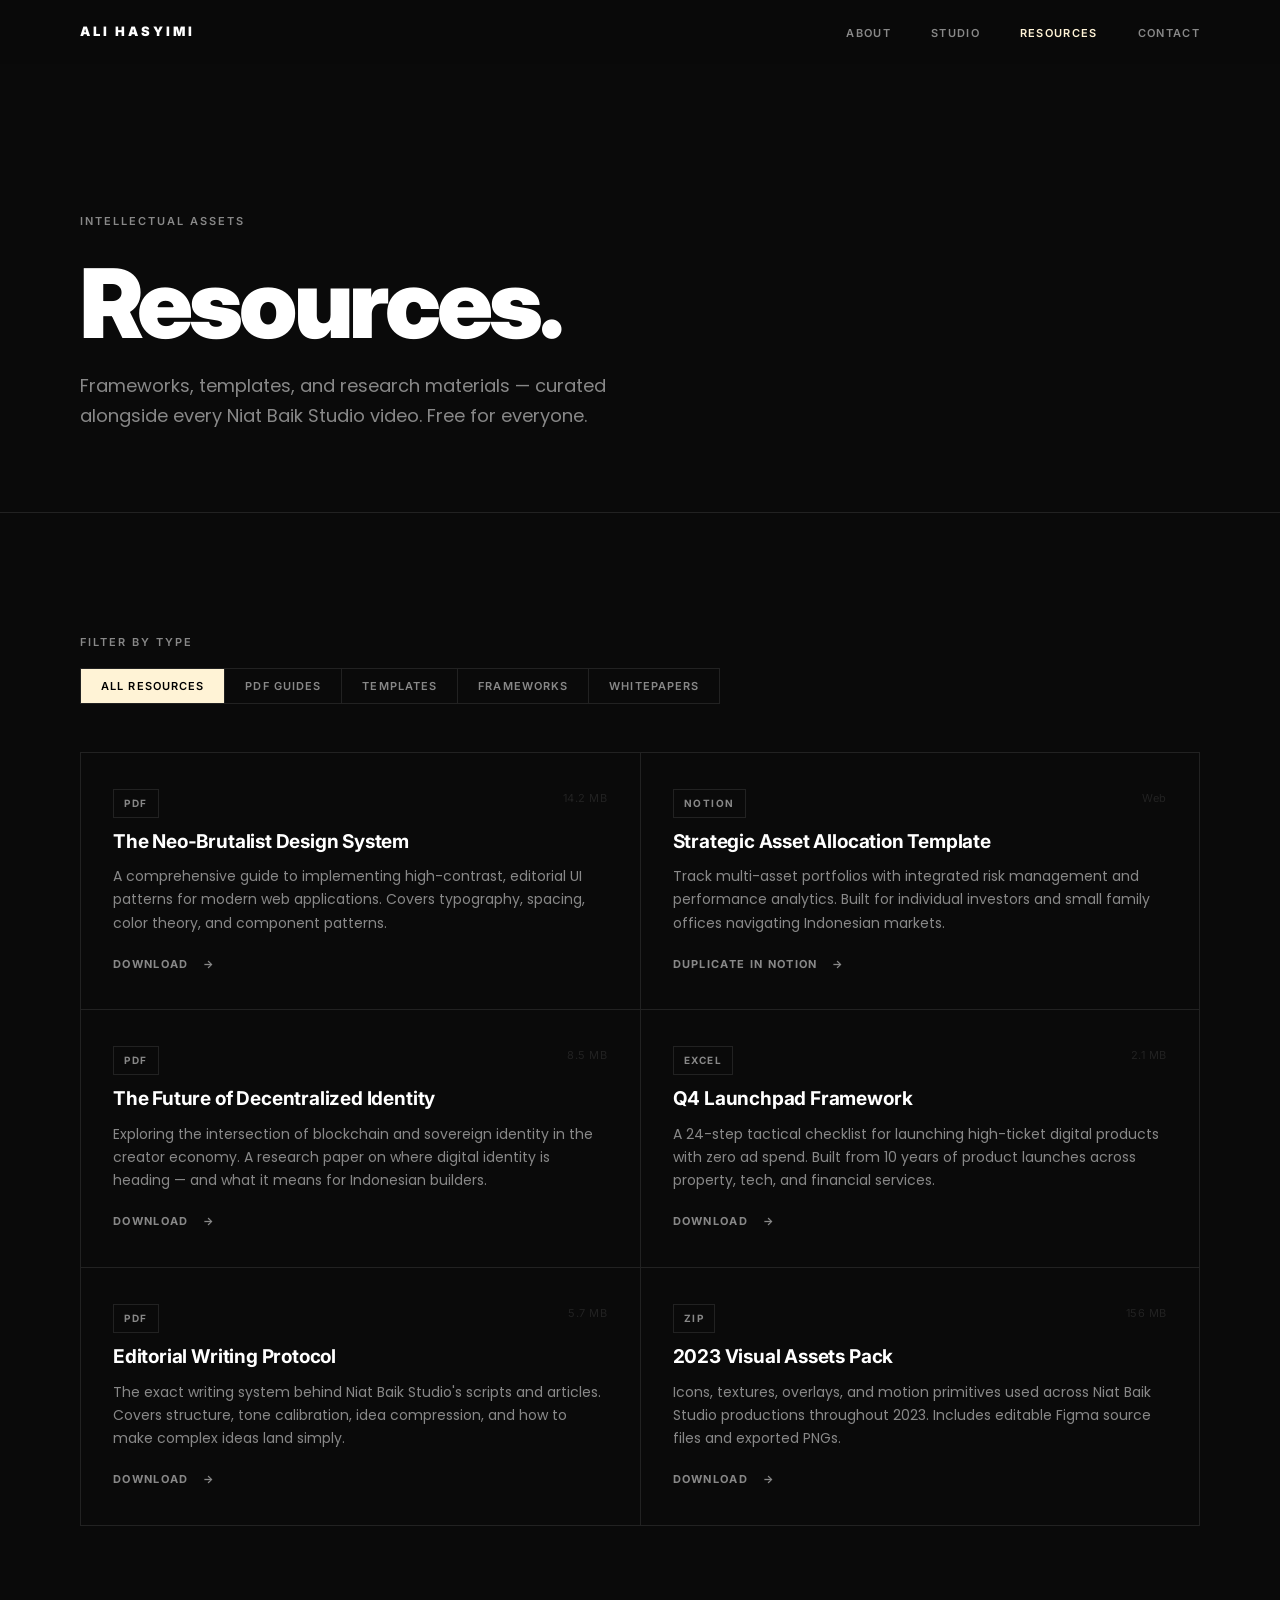
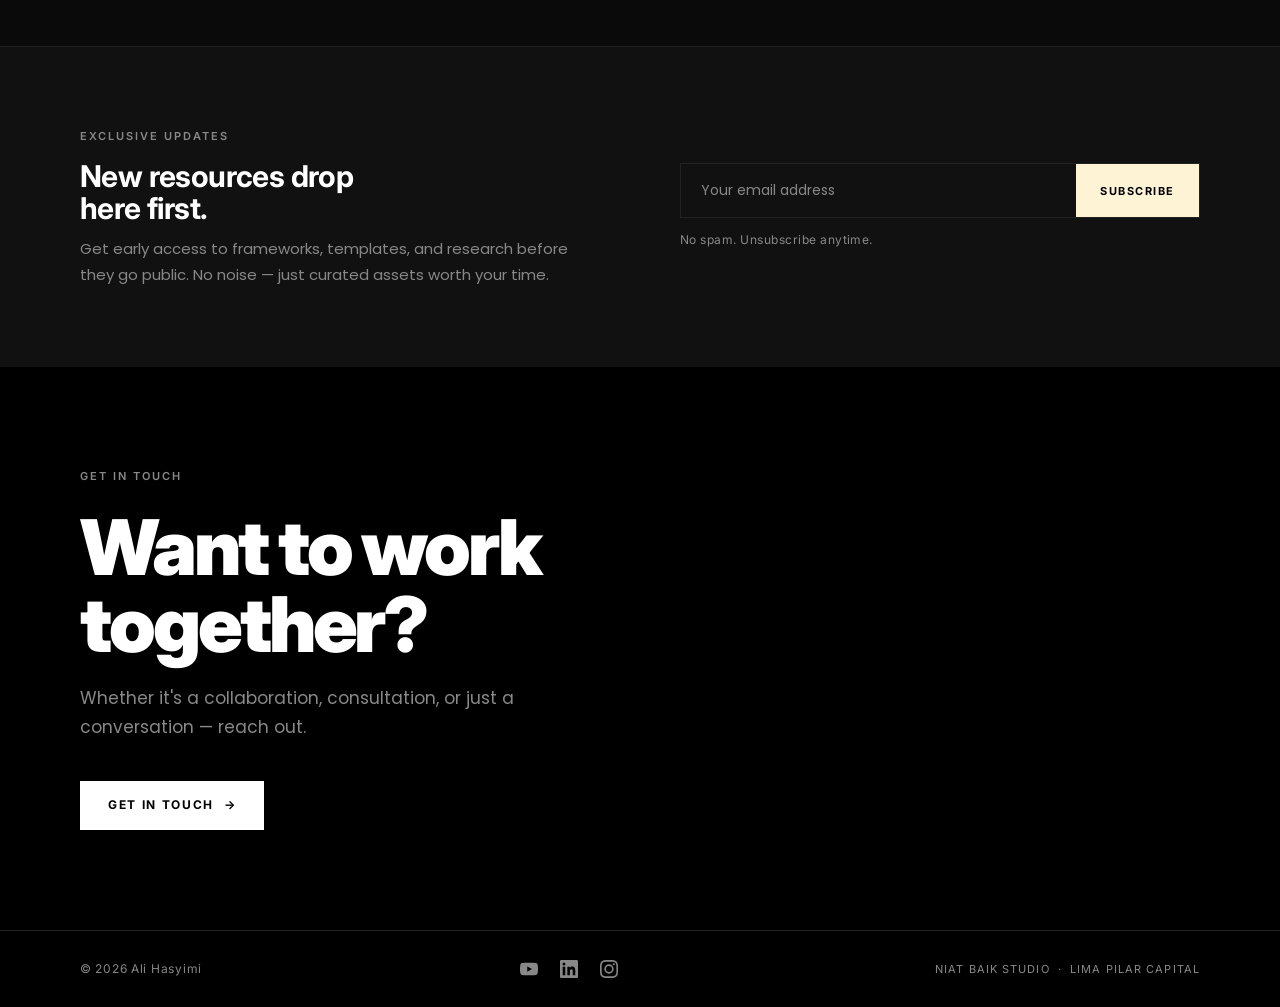
<file: resources.html>
<!DOCTYPE html>
<html lang="en">
<head>
  <meta charset="UTF-8" />
  <meta name="viewport" content="width=device-width, initial-scale=1.0" />
  <title>Resources — Ali Hasyimi</title>
  <meta name="description" content="Intellectual assets, frameworks, and templates from Ali Hasyimi — freely available for Niat Baik Studio viewers." />
  <link rel="icon" href="data:image/svg+xml,<svg xmlns=%22http://www.w3.org/2000/svg%22 viewBox=%220 0 100 100%22><text y=%22.9em%22 font-size=%2290%22>A</text></svg>" />
  <link rel="stylesheet" href="css/styles.css" />
</head>
<body>

  <!-- NAV -->
  <nav class="nav" id="nav">
    <div class="nav__inner">
      <a href="index.html" class="nav__logo">Ali Hasyimi</a>
      <ul class="nav__links">
        <li><a href="about.html">About</a></li>
        <li><a href="studio.html">Studio</a></li>
        <li><a href="resources.html" class="active">Resources</a></li>
        <li><a href="contact.html">Contact</a></li>
      </ul>
      <button class="nav__hamburger" id="hamburger" aria-label="Open menu">
        <span></span><span></span><span></span>
      </button>
    </div>
  </nav>
  <div class="nav__overlay" id="navOverlay">
    <button class="nav__overlay-close" id="navClose">&#215;</button>
    <a href="about.html">About</a>
    <a href="studio.html">Studio</a>
    <a href="resources.html">Resources</a>
    <a href="contact.html">Contact</a>
  </div>

  <!-- PAGE HERO -->
  <div style="padding-top:64px">
    <div class="page-hero container">
      <span class="label">Intellectual Assets</span>
      <h1>Resources.</h1>
      <p>Frameworks, templates, and research materials — curated alongside every Niat Baik Studio video. Free for everyone.</p>
    </div>
  </div>

  <!-- RESOURCES SECTION -->
  <section class="section">
    <div class="container">
      <div class="resources__header fade-up">
        <span class="label">Filter by Type</span>
        <div class="resources__filter" style="margin-top:16px">
          <button class="resources__filter-btn active" data-filter="all">All Resources</button>
          <button class="resources__filter-btn" data-filter="pdf-guides">PDF Guides</button>
          <button class="resources__filter-btn" data-filter="templates">Templates</button>
          <button class="resources__filter-btn" data-filter="frameworks">Frameworks</button>
          <button class="resources__filter-btn" data-filter="whitepapers">Whitepapers</button>
        </div>
      </div>

      <div class="resources__grid" id="resourcesGrid">

        <!-- 1 -->
        <div class="resource-card fade-up" data-category="pdf-guides">
          <div class="resource-card__top">
            <span class="resource-card__type">PDF</span>
            <span class="resource-card__size">14.2 MB</span>
          </div>
          <h3 class="resource-card__title">The Neo-Brutalist Design System</h3>
          <p class="resource-card__desc">A comprehensive guide to implementing high-contrast, editorial UI patterns for modern web applications. Covers typography, spacing, color theory, and component patterns.</p>
          <a href="#" class="resource-card__link">Download &nbsp;<span>&#8594;</span></a>
        </div>

        <!-- 2 -->
        <div class="resource-card fade-up delay-1" data-category="templates">
          <div class="resource-card__top">
            <span class="resource-card__type">Notion</span>
            <span class="resource-card__size">Web</span>
          </div>
          <h3 class="resource-card__title">Strategic Asset Allocation Template</h3>
          <p class="resource-card__desc">Track multi-asset portfolios with integrated risk management and performance analytics. Built for individual investors and small family offices navigating Indonesian markets.</p>
          <a href="#" class="resource-card__link">Duplicate in Notion &nbsp;<span>&#8594;</span></a>
        </div>

        <!-- 3 -->
        <div class="resource-card fade-up" data-category="whitepapers">
          <div class="resource-card__top">
            <span class="resource-card__type">PDF</span>
            <span class="resource-card__size">8.5 MB</span>
          </div>
          <h3 class="resource-card__title">The Future of Decentralized Identity</h3>
          <p class="resource-card__desc">Exploring the intersection of blockchain and sovereign identity in the creator economy. A research paper on where digital identity is heading — and what it means for Indonesian builders.</p>
          <a href="#" class="resource-card__link">Download &nbsp;<span>&#8594;</span></a>
        </div>

        <!-- 4 -->
        <div class="resource-card fade-up delay-1" data-category="frameworks">
          <div class="resource-card__top">
            <span class="resource-card__type">Excel</span>
            <span class="resource-card__size">2.1 MB</span>
          </div>
          <h3 class="resource-card__title">Q4 Launchpad Framework</h3>
          <p class="resource-card__desc">A 24-step tactical checklist for launching high-ticket digital products with zero ad spend. Built from 10 years of product launches across property, tech, and financial services.</p>
          <a href="#" class="resource-card__link">Download &nbsp;<span>&#8594;</span></a>
        </div>

        <!-- 5 -->
        <div class="resource-card fade-up" data-category="pdf-guides">
          <div class="resource-card__top">
            <span class="resource-card__type">PDF</span>
            <span class="resource-card__size">5.7 MB</span>
          </div>
          <h3 class="resource-card__title">Editorial Writing Protocol</h3>
          <p class="resource-card__desc">The exact writing system behind Niat Baik Studio's scripts and articles. Covers structure, tone calibration, idea compression, and how to make complex ideas land simply.</p>
          <a href="#" class="resource-card__link">Download &nbsp;<span>&#8594;</span></a>
        </div>

        <!-- 6 -->
        <div class="resource-card fade-up delay-1" data-category="templates">
          <div class="resource-card__top">
            <span class="resource-card__type">ZIP</span>
            <span class="resource-card__size">156 MB</span>
          </div>
          <h3 class="resource-card__title">2023 Visual Assets Pack</h3>
          <p class="resource-card__desc">Icons, textures, overlays, and motion primitives used across Niat Baik Studio productions throughout 2023. Includes editable Figma source files and exported PNGs.</p>
          <a href="#" class="resource-card__link">Download &nbsp;<span>&#8594;</span></a>
        </div>

      </div>
    </div>
  </section>

  <!-- NEWSLETTER -->
  <section class="newsletter section--dark">
    <div class="container">
      <div class="newsletter__inner">
        <div class="newsletter__text fade-up">
          <span class="label">Exclusive Updates</span>
          <h3>New resources drop<br>here first.</h3>
          <p>Get early access to frameworks, templates, and research before they go public. No noise — just curated assets worth your time.</p>
        </div>
        <div class="fade-up delay-2">
          <div class="newsletter__form">
            <input type="email" class="newsletter__input" placeholder="Your email address" />
            <button class="newsletter__submit">Subscribe</button>
          </div>
          <p style="margin-top:12px; font-size:12px; color:var(--color-muted); font-family:var(--font-display); letter-spacing:0.04em">No spam. Unsubscribe anytime.</p>
        </div>
      </div>
    </div>
  </section>

  <!-- FOOTER -->
  <footer class="footer">
    <div class="footer__cta fade-up">
      <span class="label">Get in Touch</span>
      <h2>Want to work<br>together?</h2>
      <p>Whether it's a collaboration, consultation, or just a conversation — reach out.</p>
      <a href="mailto:aliihasyimii@gmail.com" class="btn btn-primary">Get in Touch &nbsp;&#8594;</a>
    </div>
    <div class="footer__bar">
      <span class="footer__copy">&copy; 2026 Ali Hasyimi</span>
      <div class="footer__socials">
        <a href="https://www.youtube.com/@niatbaikstudio" target="_blank" rel="noopener" class="footer__social-link" aria-label="YouTube">
          <svg viewBox="0 0 24 24" fill="currentColor"><path d="M23.5 6.2a3 3 0 0 0-2.1-2.1C19.5 3.6 12 3.6 12 3.6s-7.5 0-9.4.5a3 3 0 0 0-2.1 2.1C0 8.1 0 12 0 12s0 3.9.5 5.8a3 3 0 0 0 2.1 2.1c1.9.5 9.4.5 9.4.5s7.5 0 9.4-.5a3 3 0 0 0 2.1-2.1C24 15.9 24 12 24 12s0-3.9-.5-5.8zM9.7 15.5V8.5l6.3 3.5-6.3 3.5z"/></svg>
        </a>
        <a href="https://www.linkedin.com/in/ali-hasyimi-s-e-m-b-a-0b86701b3/" target="_blank" rel="noopener" class="footer__social-link" aria-label="LinkedIn">
          <svg viewBox="0 0 24 24" fill="currentColor"><path d="M20.4 20.4h-3.4v-5.3c0-1.3 0-2.9-1.8-2.9s-2 1.4-2 2.8v5.4H9.8V9h3.2v1.5h.1c.5-.9 1.6-1.8 3.2-1.8 3.4 0 4.1 2.3 4.1 5.2v6.5zM5.3 7.4a2 2 0 1 1 0-4 2 2 0 0 1 0 4zm1.7 13H3.6V9h3.4v11.4zM22.2 0H1.8C.8 0 0 .8 0 1.8v20.4C0 23.2.8 24 1.8 24h20.4c1 0 1.8-.8 1.8-1.8V1.8C24 .8 23.2 0 22.2 0z"/></svg>
        </a>
        <a href="https://www.instagram.com/alihasyimii/" target="_blank" rel="noopener" class="footer__social-link" aria-label="Instagram">
          <svg viewBox="0 0 24 24" fill="currentColor"><path d="M12 2.2c3.2 0 3.6 0 4.9.1 3.3.1 4.8 1.7 4.9 4.9.1 1.3.1 1.6.1 4.8 0 3.2 0 3.6-.1 4.8-.1 3.2-1.7 4.8-4.9 4.9-1.3.1-1.6.1-4.9.1-3.2 0-3.6 0-4.8-.1-3.3-.1-4.8-1.7-4.9-4.9C2.2 15.6 2.2 15.2 2.2 12c0-3.2 0-3.6.1-4.8.1-3.3 1.7-4.8 4.9-4.9 1.2-.1 1.6-.1 4.8-.1zM12 0C8.7 0 8.3 0 7.1.1 2.7.3.3 2.7.1 7.1 0 8.3 0 8.7 0 12c0 3.3 0 3.7.1 4.9.2 4.4 2.6 6.8 7 7C8.3 24 8.7 24 12 24c3.3 0 3.7 0 4.9-.1 4.4-.2 6.8-2.6 7-7 .1-1.2.1-1.6.1-4.9 0-3.3 0-3.7-.1-4.9C23.7 2.7 21.3.3 16.9.1 15.7 0 15.3 0 12 0zm0 5.8a6.2 6.2 0 1 0 0 12.4A6.2 6.2 0 0 0 12 5.8zm0 10.2a4 4 0 1 1 0-8 4 4 0 0 1 0 8zm6.4-11.8a1.4 1.4 0 1 0 0 2.8 1.4 1.4 0 0 0 0-2.8z"/></svg>
        </a>
      </div>
      <span class="footer__brands">Niat Baik Studio &nbsp;&middot;&nbsp; Lima Pilar Capital</span>
    </div>
  </footer>

  <script>
    const nav = document.getElementById('nav');
    window.addEventListener('scroll', () => nav.classList.toggle('scrolled', window.scrollY > 60));
    const hamburger = document.getElementById('hamburger');
    const navOverlay = document.getElementById('navOverlay');
    const navClose = document.getElementById('navClose');
    hamburger.addEventListener('click', () => navOverlay.classList.add('open'));
    navClose.addEventListener('click', () => navOverlay.classList.remove('open'));
    navOverlay.querySelectorAll('a').forEach(a => a.addEventListener('click', () => navOverlay.classList.remove('open')));

    // Filter tabs
    const filterBtns = document.querySelectorAll('.resources__filter-btn');
    const cards = document.querySelectorAll('#resourcesGrid .resource-card');
    filterBtns.forEach(btn => {
      btn.addEventListener('click', () => {
        filterBtns.forEach(b => b.classList.remove('active'));
        btn.classList.add('active');
        const filter = btn.dataset.filter;
        cards.forEach(card => {
          const match = filter === 'all' || card.dataset.category === filter;
          card.style.display = match ? '' : 'none';
        });
      });
    });

    const observer = new IntersectionObserver((entries) => {
      entries.forEach(e => { if (e.isIntersecting) { e.target.classList.add('is-visible'); observer.unobserve(e.target); } });
    }, { threshold: 0.08 });
    document.querySelectorAll('.fade-up').forEach(el => observer.observe(el));
  </script>
</body>
</html>
</file>
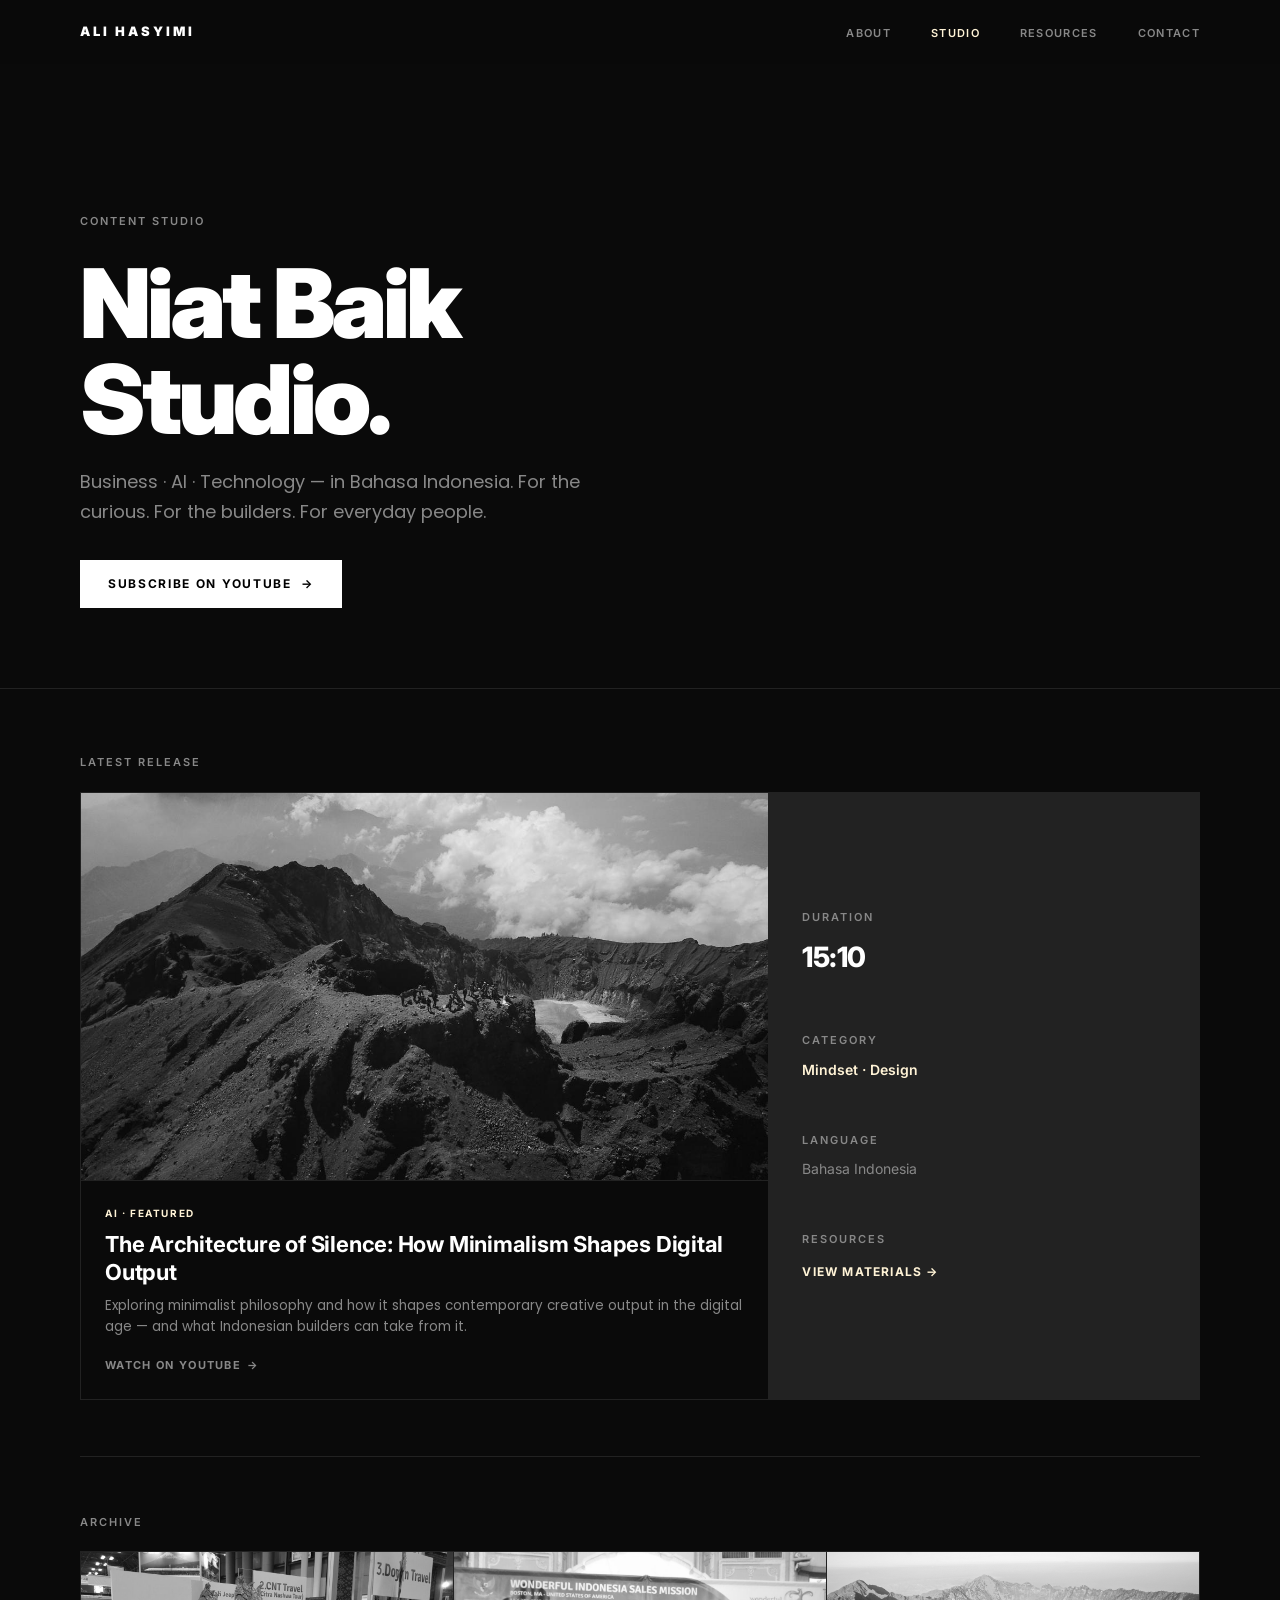
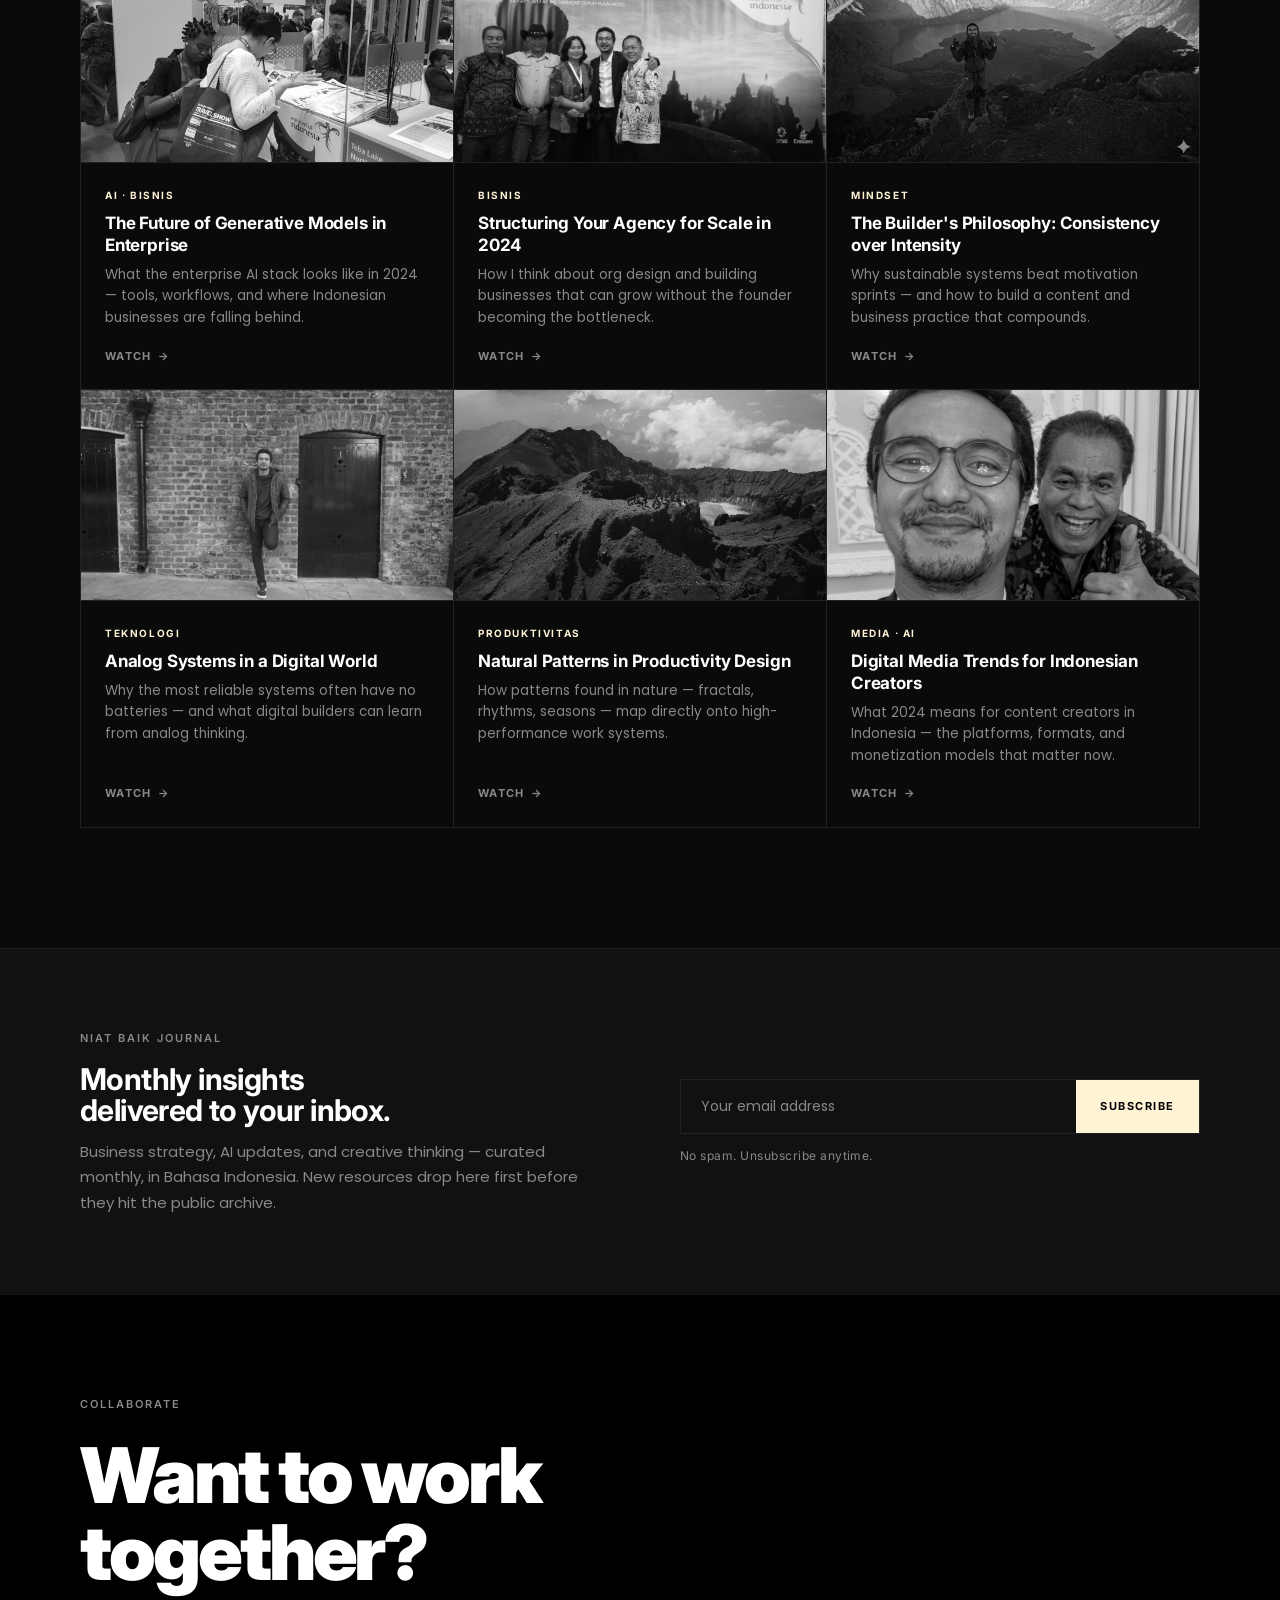
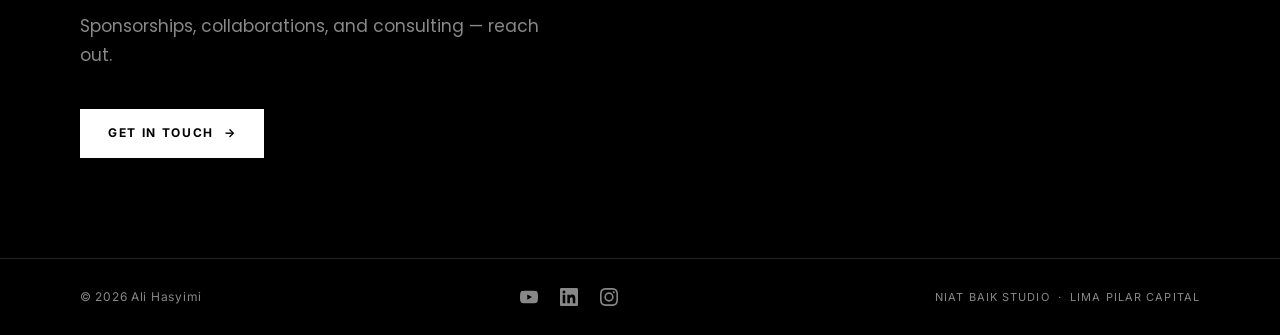
<file: studio.html>
<!DOCTYPE html>
<html lang="en">
<head>
  <meta charset="UTF-8" />
  <meta name="viewport" content="width=device-width, initial-scale=1.0" />
  <title>Studio — Niat Baik Studio</title>
  <meta name="description" content="Niat Baik Studio — Business, AI, and Technology content in Bahasa Indonesia by Ali Hasyimi." />
  <link rel="icon" href="data:image/svg+xml,<svg xmlns=%22http://www.w3.org/2000/svg%22 viewBox=%220 0 100 100%22><text y=%22.9em%22 font-size=%2290%22>A</text></svg>" />
  <link rel="stylesheet" href="css/styles.css" />
</head>
<body>

  <!-- NAV -->
  <nav class="nav" id="nav">
    <div class="nav__inner">
      <a href="index.html" class="nav__logo">Ali Hasyimi</a>
      <ul class="nav__links">
        <li><a href="about.html">About</a></li>
        <li><a href="studio.html" class="active">Studio</a></li>
        <li><a href="resources.html">Resources</a></li>
        <li><a href="contact.html">Contact</a></li>
      </ul>
      <button class="nav__hamburger" id="hamburger" aria-label="Open menu">
        <span></span><span></span><span></span>
      </button>
    </div>
  </nav>
  <div class="nav__overlay" id="navOverlay">
    <button class="nav__overlay-close" id="navClose">&#215;</button>
    <a href="about.html">About</a>
    <a href="studio.html">Studio</a>
    <a href="resources.html">Resources</a>
    <a href="contact.html">Contact</a>
  </div>

  <!-- PAGE HERO -->
  <div style="padding-top:64px">
    <div class="page-hero container">
      <span class="label">Content Studio</span>
      <h1>Niat Baik<br>Studio.</h1>
      <p>Business &middot; AI &middot; Technology — in Bahasa Indonesia. For the curious. For the builders. For everyday people.</p>
      <div style="margin-top:32px">
        <a href="https://www.youtube.com/@niatbaikstudio" target="_blank" rel="noopener" class="btn btn-primary">
          Subscribe on YouTube &nbsp;&#8594;
        </a>
      </div>
    </div>
  </div>

  <!-- LATEST RELEASE -->
  <section class="section" style="padding-top:64px">
    <div class="container">
      <div style="border-bottom:1px solid var(--color-border); padding-bottom: 56px; margin-bottom:56px">
        <span class="label" style="margin-bottom:20px">Latest Release</span>
        <div class="studio__grid" style="grid-template-columns: 1.6fr 1fr">
          <div class="studio-card studio-card--featured fade-up" style="grid-column:auto">
            <div class="studio-card__thumb" style="aspect-ratio:16/9">
              <img src="images/Summit%20in%20RInjani%20Drone.jpeg" alt="The Architecture of Silence">
            </div>
            <div class="studio-card__body">
              <span class="studio-card__tag">AI &middot; Featured</span>
              <h3 class="studio-card__title" style="font-size:22px">The Architecture of Silence: How Minimalism Shapes Digital Output</h3>
              <p class="studio-card__desc">Exploring minimalist philosophy and how it shapes contemporary creative output in the digital age — and what Indonesian builders can take from it.</p>
              <a href="https://www.youtube.com/@niatbaikstudio" target="_blank" rel="noopener" class="studio-card__link">Watch on YouTube <span class="studio-card__arrow">&#8594;</span></a>
            </div>
          </div>
          <div style="padding:32px; border-left: 1px solid var(--color-border); display:flex; flex-direction:column; gap:24px; justify-content:center" class="fade-up delay-1">
            <div>
              <span class="label" style="margin-bottom:8px">Duration</span>
              <p style="font-family:var(--font-display); font-size:28px; font-weight:800; letter-spacing:-0.02em">15:10</p>
            </div>
            <div style="height:1px; background:var(--color-border)"></div>
            <div>
              <span class="label" style="margin-bottom:8px">Category</span>
              <p style="font-family:var(--font-display); font-size:14px; font-weight:600; color:var(--color-cream)">Mindset &middot; Design</p>
            </div>
            <div style="height:1px; background:var(--color-border)"></div>
            <div>
              <span class="label" style="margin-bottom:8px">Language</span>
              <p style="font-family:var(--font-display); font-size:14px; color:var(--color-muted)">Bahasa Indonesia</p>
            </div>
            <div style="height:1px; background:var(--color-border)"></div>
            <div>
              <span class="label" style="margin-bottom:8px">Resources</span>
              <a href="resources.html" style="font-family:var(--font-display); font-size:12px; font-weight:700; letter-spacing:0.1em; text-transform:uppercase; color:var(--color-cream); transition:opacity 0.3s" onmouseover="this.style.opacity=0.7" onmouseout="this.style.opacity=1">View Materials &#8594;</a>
            </div>
          </div>
        </div>
      </div>

      <!-- VIDEO ARCHIVE -->
      <span class="label" style="margin-bottom:20px">Archive</span>
      <div class="studio__grid">

        <div class="studio-card fade-up">
          <div class="studio-card__thumb">
            <img src="images/Ali%20on%20Javits%20Center%20NYC%202.jpeg" alt="The Future of Generative Models in Enterprise">
          </div>
          <div class="studio-card__body">
            <span class="studio-card__tag">AI &middot; Bisnis</span>
            <h3 class="studio-card__title">The Future of Generative Models in Enterprise</h3>
            <p class="studio-card__desc">What the enterprise AI stack looks like in 2024 — tools, workflows, and where Indonesian businesses are falling behind.</p>
            <a href="https://www.youtube.com/@niatbaikstudio" target="_blank" rel="noopener" class="studio-card__link">Watch <span class="studio-card__arrow">&#8594;</span></a>
          </div>
        </div>

        <div class="studio-card fade-up delay-1">
          <div class="studio-card__thumb">
            <img src="images/Sales%20Mission%20in%20Boston%202.jpeg" alt="Structuring Your Agency for Scale">
          </div>
          <div class="studio-card__body">
            <span class="studio-card__tag">Bisnis</span>
            <h3 class="studio-card__title">Structuring Your Agency for Scale in 2024</h3>
            <p class="studio-card__desc">How I think about org design and building businesses that can grow without the founder becoming the bottleneck.</p>
            <a href="https://www.youtube.com/@niatbaikstudio" target="_blank" rel="noopener" class="studio-card__link">Watch <span class="studio-card__arrow">&#8594;</span></a>
          </div>
        </div>

        <div class="studio-card fade-up delay-2">
          <div class="studio-card__thumb">
            <img src="images/Summit%20Rinjani%201.png" alt="The Builder's Philosophy">
          </div>
          <div class="studio-card__body">
            <span class="studio-card__tag">Mindset</span>
            <h3 class="studio-card__title">The Builder's Philosophy: Consistency over Intensity</h3>
            <p class="studio-card__desc">Why sustainable systems beat motivation sprints — and how to build a content and business practice that compounds.</p>
            <a href="https://www.youtube.com/@niatbaikstudio" target="_blank" rel="noopener" class="studio-card__link">Watch <span class="studio-card__arrow">&#8594;</span></a>
          </div>
        </div>

        <div class="studio-card fade-up">
          <div class="studio-card__thumb">
            <img src="images/as%20travel%20guide%20in%20london.jpeg" alt="Analog Systems in a Digital World">
          </div>
          <div class="studio-card__body">
            <span class="studio-card__tag">Teknologi</span>
            <h3 class="studio-card__title">Analog Systems in a Digital World</h3>
            <p class="studio-card__desc">Why the most reliable systems often have no batteries — and what digital builders can learn from analog thinking.</p>
            <a href="https://www.youtube.com/@niatbaikstudio" target="_blank" rel="noopener" class="studio-card__link">Watch <span class="studio-card__arrow">&#8594;</span></a>
          </div>
        </div>

        <div class="studio-card fade-up delay-1">
          <div class="studio-card__thumb">
            <img src="images/Summit%20in%20RInjani%20Drone.jpeg" alt="Natural Patterns in Productivity Design">
          </div>
          <div class="studio-card__body">
            <span class="studio-card__tag">Produktivitas</span>
            <h3 class="studio-card__title">Natural Patterns in Productivity Design</h3>
            <p class="studio-card__desc">How patterns found in nature — fractals, rhythms, seasons — map directly onto high-performance work systems.</p>
            <a href="https://www.youtube.com/@niatbaikstudio" target="_blank" rel="noopener" class="studio-card__link">Watch <span class="studio-card__arrow">&#8594;</span></a>
          </div>
        </div>

        <div class="studio-card fade-up delay-2">
          <div class="studio-card__thumb">
            <img src="images/Manchester%20Summit.png" alt="Digital Media Trends for Indonesian Creators">
          </div>
          <div class="studio-card__body">
            <span class="studio-card__tag">Media &middot; AI</span>
            <h3 class="studio-card__title">Digital Media Trends for Indonesian Creators</h3>
            <p class="studio-card__desc">What 2024 means for content creators in Indonesia — the platforms, formats, and monetization models that matter now.</p>
            <a href="https://www.youtube.com/@niatbaikstudio" target="_blank" rel="noopener" class="studio-card__link">Watch <span class="studio-card__arrow">&#8594;</span></a>
          </div>
        </div>

      </div>
    </div>
  </section>

  <!-- NEWSLETTER -->
  <section class="newsletter section--dark">
    <div class="container">
      <div class="newsletter__inner">
        <div class="newsletter__text fade-up">
          <span class="label">Niat Baik Journal</span>
          <h3>Monthly insights<br>delivered to your inbox.</h3>
          <p>Business strategy, AI updates, and creative thinking — curated monthly, in Bahasa Indonesia. New resources drop here first before they hit the public archive.</p>
        </div>
        <div class="fade-up delay-2">
          <div class="newsletter__form">
            <input type="email" class="newsletter__input" placeholder="Your email address" />
            <button class="newsletter__submit">Subscribe</button>
          </div>
          <p style="margin-top:12px; font-size:12px; color:var(--color-muted); font-family:var(--font-display); letter-spacing:0.04em">No spam. Unsubscribe anytime.</p>
        </div>
      </div>
    </div>
  </section>

  <!-- FOOTER -->
  <footer class="footer">
    <div class="footer__cta fade-up">
      <span class="label">Collaborate</span>
      <h2>Want to work<br>together?</h2>
      <p>Sponsorships, collaborations, and consulting — reach out.</p>
      <a href="mailto:aliihasyimii@gmail.com" class="btn btn-primary">Get in Touch &nbsp;&#8594;</a>
    </div>
    <div class="footer__bar">
      <span class="footer__copy">&copy; 2026 Ali Hasyimi</span>
      <div class="footer__socials">
        <a href="https://www.youtube.com/@niatbaikstudio" target="_blank" rel="noopener" class="footer__social-link" aria-label="YouTube">
          <svg viewBox="0 0 24 24" fill="currentColor"><path d="M23.5 6.2a3 3 0 0 0-2.1-2.1C19.5 3.6 12 3.6 12 3.6s-7.5 0-9.4.5a3 3 0 0 0-2.1 2.1C0 8.1 0 12 0 12s0 3.9.5 5.8a3 3 0 0 0 2.1 2.1c1.9.5 9.4.5 9.4.5s7.5 0 9.4-.5a3 3 0 0 0 2.1-2.1C24 15.9 24 12 24 12s0-3.9-.5-5.8zM9.7 15.5V8.5l6.3 3.5-6.3 3.5z"/></svg>
        </a>
        <a href="https://www.linkedin.com/in/ali-hasyimi-s-e-m-b-a-0b86701b3/" target="_blank" rel="noopener" class="footer__social-link" aria-label="LinkedIn">
          <svg viewBox="0 0 24 24" fill="currentColor"><path d="M20.4 20.4h-3.4v-5.3c0-1.3 0-2.9-1.8-2.9s-2 1.4-2 2.8v5.4H9.8V9h3.2v1.5h.1c.5-.9 1.6-1.8 3.2-1.8 3.4 0 4.1 2.3 4.1 5.2v6.5zM5.3 7.4a2 2 0 1 1 0-4 2 2 0 0 1 0 4zm1.7 13H3.6V9h3.4v11.4zM22.2 0H1.8C.8 0 0 .8 0 1.8v20.4C0 23.2.8 24 1.8 24h20.4c1 0 1.8-.8 1.8-1.8V1.8C24 .8 23.2 0 22.2 0z"/></svg>
        </a>
        <a href="https://www.instagram.com/alihasyimii/" target="_blank" rel="noopener" class="footer__social-link" aria-label="Instagram">
          <svg viewBox="0 0 24 24" fill="currentColor"><path d="M12 2.2c3.2 0 3.6 0 4.9.1 3.3.1 4.8 1.7 4.9 4.9.1 1.3.1 1.6.1 4.8 0 3.2 0 3.6-.1 4.8-.1 3.2-1.7 4.8-4.9 4.9-1.3.1-1.6.1-4.9.1-3.2 0-3.6 0-4.8-.1-3.3-.1-4.8-1.7-4.9-4.9C2.2 15.6 2.2 15.2 2.2 12c0-3.2 0-3.6.1-4.8.1-3.3 1.7-4.8 4.9-4.9 1.2-.1 1.6-.1 4.8-.1zM12 0C8.7 0 8.3 0 7.1.1 2.7.3.3 2.7.1 7.1 0 8.3 0 8.7 0 12c0 3.3 0 3.7.1 4.9.2 4.4 2.6 6.8 7 7C8.3 24 8.7 24 12 24c3.3 0 3.7 0 4.9-.1 4.4-.2 6.8-2.6 7-7 .1-1.2.1-1.6.1-4.9 0-3.3 0-3.7-.1-4.9C23.7 2.7 21.3.3 16.9.1 15.7 0 15.3 0 12 0zm0 5.8a6.2 6.2 0 1 0 0 12.4A6.2 6.2 0 0 0 12 5.8zm0 10.2a4 4 0 1 1 0-8 4 4 0 0 1 0 8zm6.4-11.8a1.4 1.4 0 1 0 0 2.8 1.4 1.4 0 0 0 0-2.8z"/></svg>
        </a>
      </div>
      <span class="footer__brands">Niat Baik Studio &nbsp;&middot;&nbsp; Lima Pilar Capital</span>
    </div>
  </footer>

  <script>
    const nav = document.getElementById('nav');
    window.addEventListener('scroll', () => nav.classList.toggle('scrolled', window.scrollY > 60));
    const hamburger = document.getElementById('hamburger');
    const navOverlay = document.getElementById('navOverlay');
    const navClose = document.getElementById('navClose');
    hamburger.addEventListener('click', () => navOverlay.classList.add('open'));
    navClose.addEventListener('click', () => navOverlay.classList.remove('open'));
    navOverlay.querySelectorAll('a').forEach(a => a.addEventListener('click', () => navOverlay.classList.remove('open')));
    const observer = new IntersectionObserver((entries) => {
      entries.forEach(e => { if (e.isIntersecting) { e.target.classList.add('is-visible'); observer.unobserve(e.target); } });
    }, { threshold: 0.08 });
    document.querySelectorAll('.fade-up').forEach(el => observer.observe(el));
  </script>
</body>
</html>
</file>
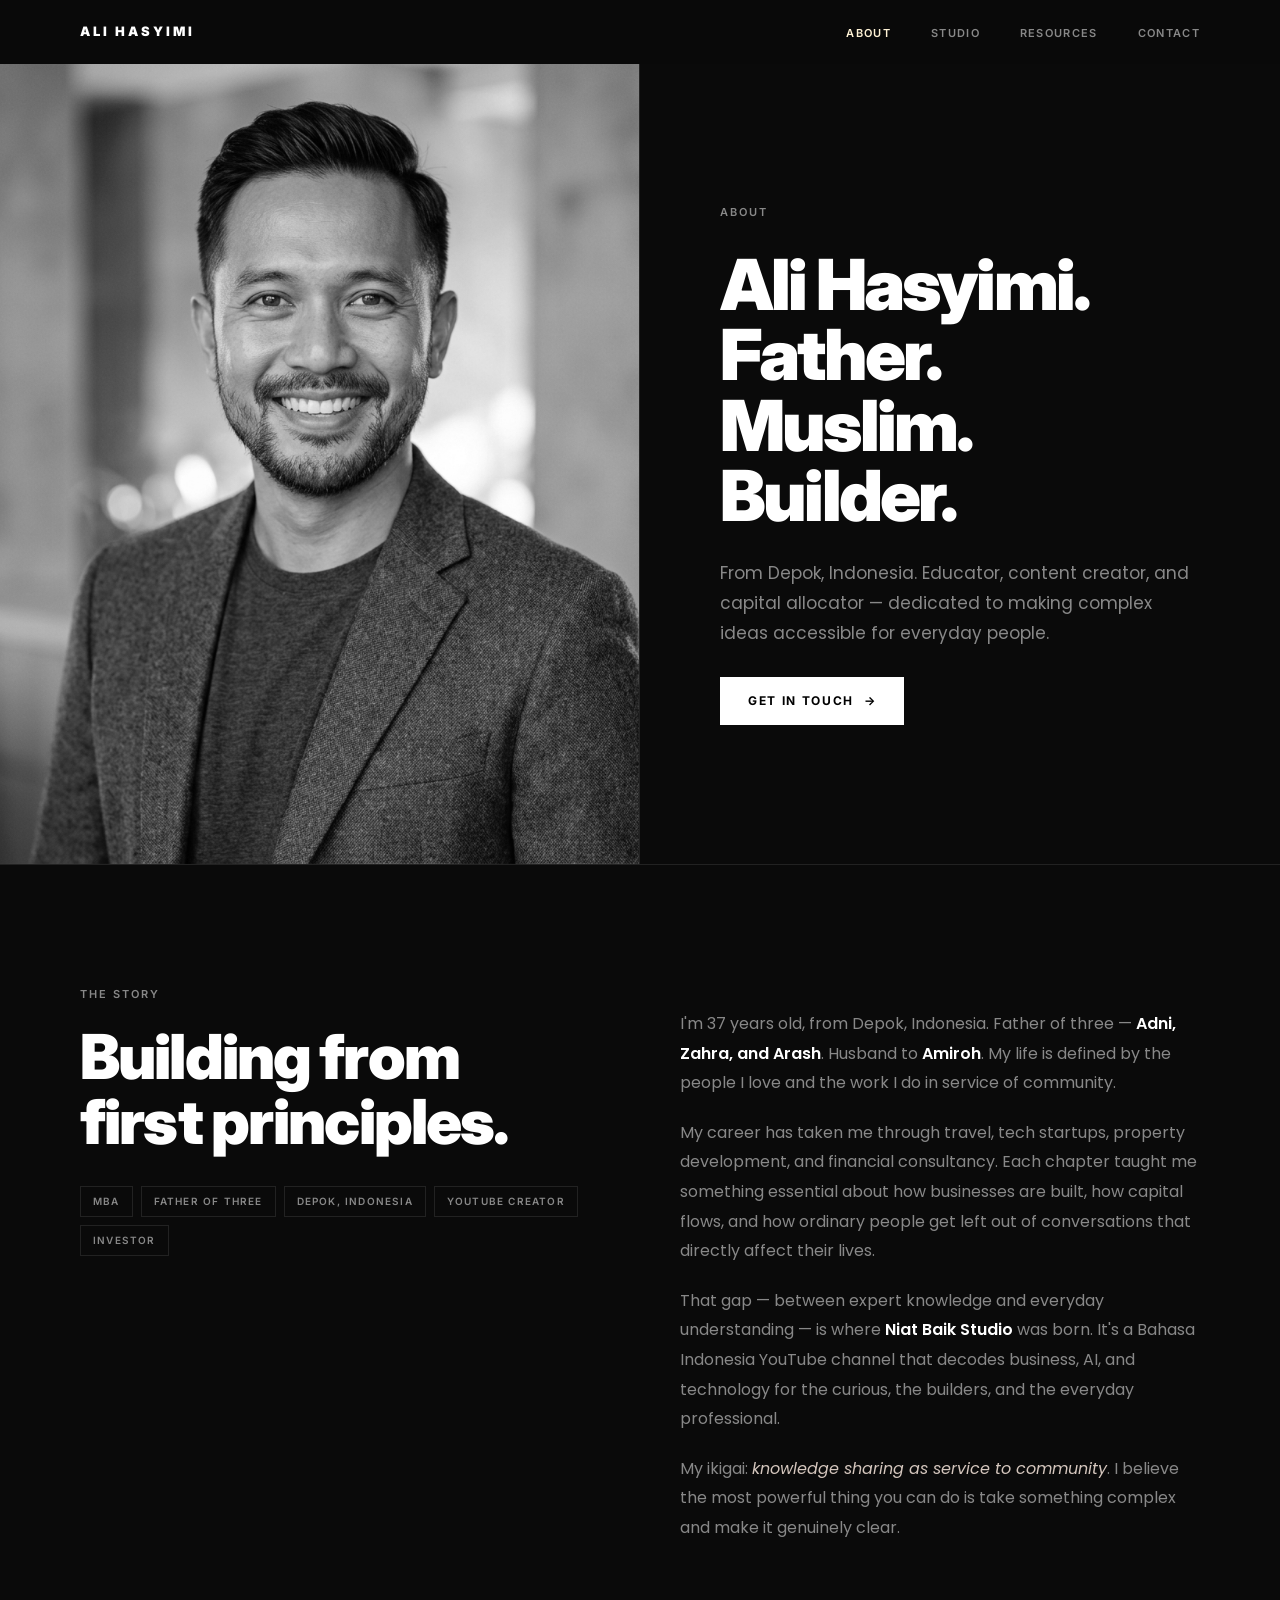
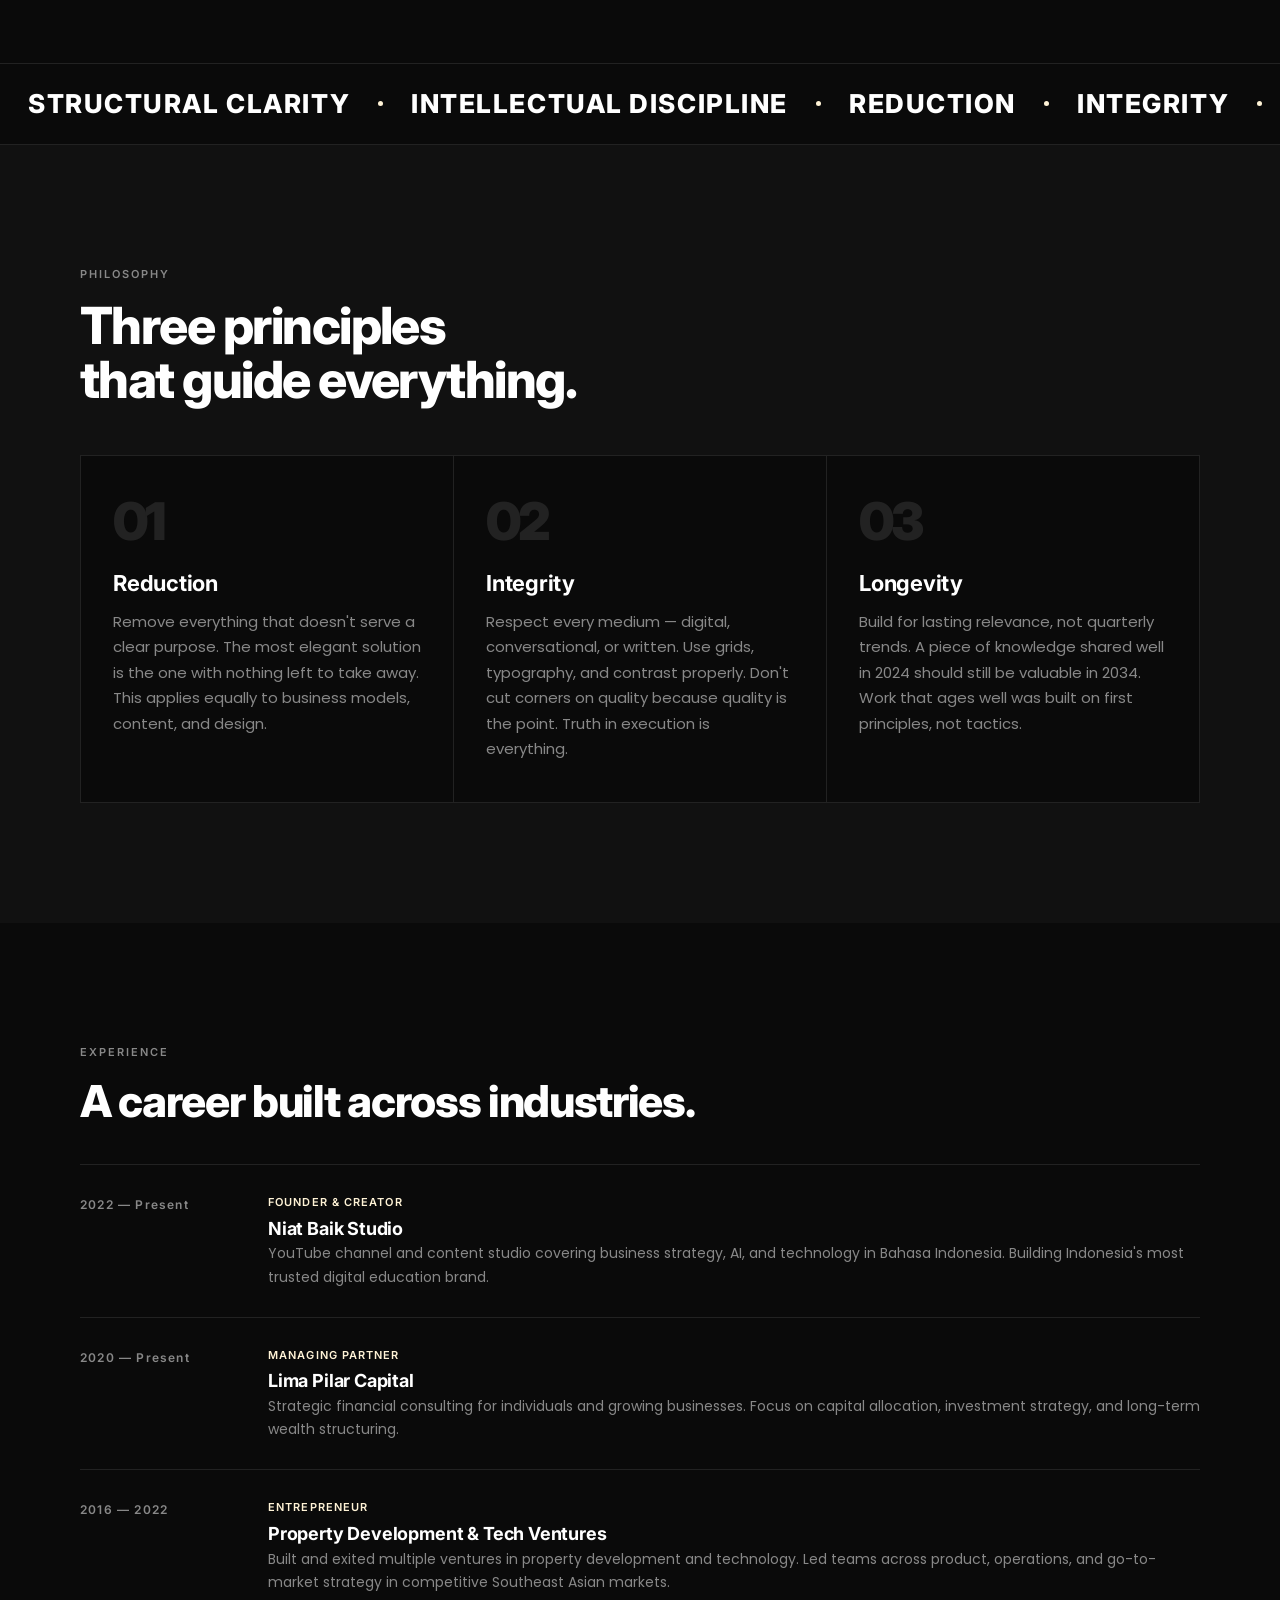
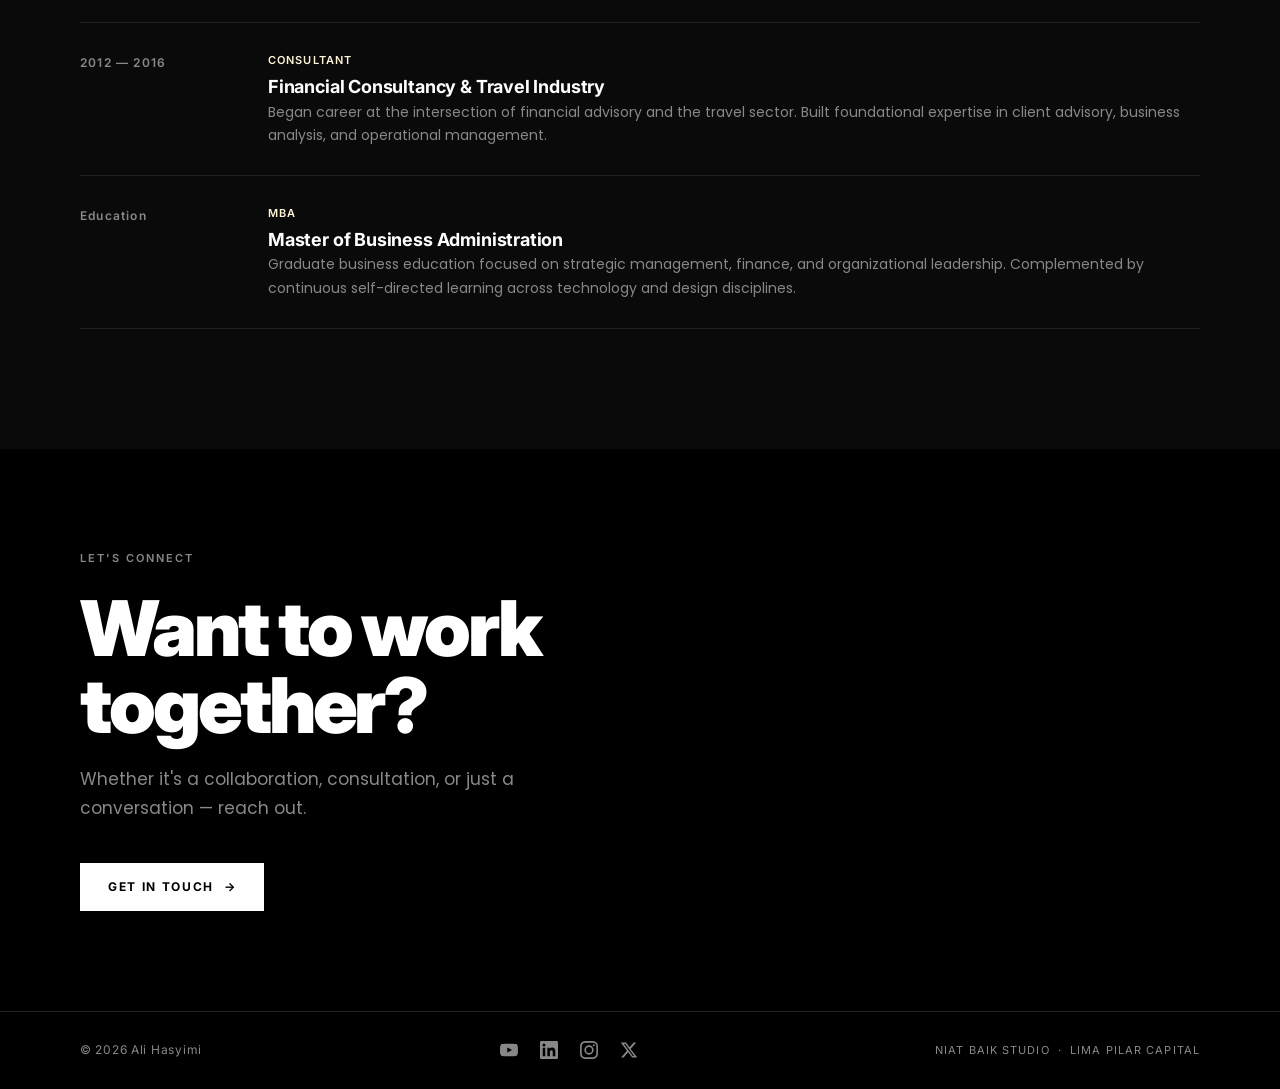
<file: website/about.html>
<!DOCTYPE html>
<html lang="en">
<head>
  <meta charset="UTF-8" />
  <meta name="viewport" content="width=device-width, initial-scale=1.0" />
  <title>About — Ali Hasyimi</title>
  <meta name="description" content="Ali Hasyimi — educator, content creator, and capital allocator from Depok, Indonesia." />
  <link rel="icon" href="data:image/svg+xml,<svg xmlns=%22http://www.w3.org/2000/svg%22 viewBox=%220 0 100 100%22><text y=%22.9em%22 font-size=%2290%22>A</text></svg>" />
  <link rel="stylesheet" href="css/styles.css" />
</head>
<body>

  <!-- NAV -->
  <nav class="nav" id="nav">
    <div class="nav__inner">
      <a href="index.html" class="nav__logo">Ali Hasyimi</a>
      <ul class="nav__links">
        <li><a href="about.html" class="active">About</a></li>
        <li><a href="studio.html">Studio</a></li>
        <li><a href="resources.html">Resources</a></li>
        <li><a href="contact.html">Contact</a></li>
      </ul>
      <button class="nav__hamburger" id="hamburger" aria-label="Open menu">
        <span></span><span></span><span></span>
      </button>
    </div>
  </nav>
  <div class="nav__overlay" id="navOverlay">
    <button class="nav__overlay-close" id="navClose">&#215;</button>
    <a href="about.html">About</a>
    <a href="studio.html">Studio</a>
    <a href="resources.html">Resources</a>
    <a href="contact.html">Contact</a>
  </div>
  <!-- INTRO — split layout -->
  <div class="about-intro" style="margin-top:64px">
    <div class="about-intro__visual">
      <img src="images/ali-portrait.png" alt="Ali Hasyimi">
    </div>
    <div class="about-intro__text">
      <span class="label">About</span>
      <h1>Ali Hasyimi.<br>Father.<br>Muslim.<br>Builder.</h1>
      <p>From Depok, Indonesia. Educator, content creator, and capital allocator — dedicated to making complex ideas accessible for everyday people.</p>
      <div>
        <a href="contact.html" class="btn btn-primary">Get in Touch &nbsp;&#8594;</a>
      </div>
    </div>
  </div>

  <!-- BIO SECTION -->
  <section class="section">
    <div class="container">
      <div class="about__grid">
        <div class="about__left fade-up">
          <span class="label">The Story</span>
          <h2>Building from<br>first principles.</h2>
          <div class="about__tags" style="margin-top:32px">
            <span class="tag">MBA</span>
            <span class="tag">Father of Three</span>
            <span class="tag">Depok, Indonesia</span>
            <span class="tag">YouTube Creator</span>
            <span class="tag">Investor</span>
          </div>
        </div>
        <div class="about__right fade-up delay-2">
          <div class="about__body">
            <p>
              I'm 37 years old, from Depok, Indonesia. Father of three — <strong>Adni, Zahra, and Arash</strong>.
              Husband to <strong>Amiroh</strong>. My life is defined by the people I love and the work I do in service of community.
            </p>
            <p>
              My career has taken me through travel, tech startups, property development, and financial
              consultancy. Each chapter taught me something essential about how businesses are built, how
              capital flows, and how ordinary people get left out of conversations that directly affect their lives.
            </p>
            <p>
              That gap — between expert knowledge and everyday understanding — is where <strong>Niat Baik Studio</strong> was born.
              It's a Bahasa Indonesia YouTube channel that decodes business, AI, and technology for the curious, the
              builders, and the everyday professional.
            </p>
            <p>
              My ikigai: <em style="color: var(--color-sand)">knowledge sharing as service to community</em>. I believe the most
              powerful thing you can do is take something complex and make it genuinely clear.
            </p>
          </div>
        </div>
      </div>
    </div>
  </section>

  <!-- TEXT TICKER -->
  <div class="text-ticker">
    <div class="text-ticker__track">
      <div class="text-ticker__item">
        Structural Clarity <span class="text-ticker__dot"></span>
        Intellectual Discipline <span class="text-ticker__dot"></span>
        Reduction <span class="text-ticker__dot"></span>
        Integrity <span class="text-ticker__dot"></span>
        Longevity <span class="text-ticker__dot"></span>
        Niat Baik <span class="text-ticker__dot"></span>
      </div>
      <div class="text-ticker__item">
        Structural Clarity <span class="text-ticker__dot"></span>
        Intellectual Discipline <span class="text-ticker__dot"></span>
        Reduction <span class="text-ticker__dot"></span>
        Integrity <span class="text-ticker__dot"></span>
        Longevity <span class="text-ticker__dot"></span>
        Niat Baik <span class="text-ticker__dot"></span>
      </div>
    </div>
  </div>

  <!-- PHILOSOPHY -->
  <section class="section section--dark">
    <div class="container">
      <div class="philosophy__header fade-up">
        <span class="label">Philosophy</span>
        <h2>Three principles<br>that guide everything.</h2>
      </div>
      <div class="philosophy__grid">
        <div class="philosophy-card fade-up">
          <div class="philosophy-card__num">01</div>
          <h3>Reduction</h3>
          <p>Remove everything that doesn't serve a clear purpose. The most elegant solution is the one with nothing left to take away. This applies equally to business models, content, and design.</p>
        </div>
        <div class="philosophy-card fade-up delay-1">
          <div class="philosophy-card__num">02</div>
          <h3>Integrity</h3>
          <p>Respect every medium — digital, conversational, or written. Use grids, typography, and contrast properly. Don't cut corners on quality because quality is the point. Truth in execution is everything.</p>
        </div>
        <div class="philosophy-card fade-up delay-2">
          <div class="philosophy-card__num">03</div>
          <h3>Longevity</h3>
          <p>Build for lasting relevance, not quarterly trends. A piece of knowledge shared well in 2024 should still be valuable in 2034. Work that ages well was built on first principles, not tactics.</p>
        </div>
      </div>
    </div>
  </section>

  <!-- EXPERIENCE TIMELINE -->
  <section class="section">
    <div class="container">
      <div class="timeline__header fade-up">
        <span class="label">Experience</span>
        <h2>A career built across industries.</h2>
      </div>

      <div class="timeline-item fade-up">
        <div class="timeline-item__period">2022 — Present</div>
        <div class="timeline-item__content">
          <span class="role-label">Founder &amp; Creator</span>
          <h3>Niat Baik Studio</h3>
          <p>YouTube channel and content studio covering business strategy, AI, and technology in Bahasa Indonesia. Building Indonesia's most trusted digital education brand.</p>
        </div>
      </div>

      <div class="timeline-item fade-up delay-1">
        <div class="timeline-item__period">2020 — Present</div>
        <div class="timeline-item__content">
          <span class="role-label">Managing Partner</span>
          <h3>Lima Pilar Capital</h3>
          <p>Strategic financial consulting for individuals and growing businesses. Focus on capital allocation, investment strategy, and long-term wealth structuring.</p>
        </div>
      </div>

      <div class="timeline-item fade-up delay-2">
        <div class="timeline-item__period">2016 — 2022</div>
        <div class="timeline-item__content">
          <span class="role-label">Entrepreneur</span>
          <h3>Property Development &amp; Tech Ventures</h3>
          <p>Built and exited multiple ventures in property development and technology. Led teams across product, operations, and go-to-market strategy in competitive Southeast Asian markets.</p>
        </div>
      </div>

      <div class="timeline-item fade-up delay-3">
        <div class="timeline-item__period">2012 — 2016</div>
        <div class="timeline-item__content">
          <span class="role-label">Consultant</span>
          <h3>Financial Consultancy &amp; Travel Industry</h3>
          <p>Began career at the intersection of financial advisory and the travel sector. Built foundational expertise in client advisory, business analysis, and operational management.</p>
        </div>
      </div>

      <div class="timeline-item fade-up delay-4">
        <div class="timeline-item__period">Education</div>
        <div class="timeline-item__content">
          <span class="role-label">MBA</span>
          <h3>Master of Business Administration</h3>
          <p>Graduate business education focused on strategic management, finance, and organizational leadership. Complemented by continuous self-directed learning across technology and design disciplines.</p>
        </div>
      </div>
    </div>
  </section>

  <!-- FOOTER -->
  <footer class="footer">
    <div class="footer__cta fade-up">
      <span class="label">Let's Connect</span>
      <h2>Want to work<br>together?</h2>
      <p>Whether it's a collaboration, consultation, or just a conversation — reach out.</p>
      <a href="mailto:tuhanitupastiada@gmail.com" class="btn btn-primary">Get in Touch &nbsp;&#8594;</a>
    </div>
    <div class="footer__bar">
      <span class="footer__copy">&copy; 2026 Ali Hasyimi</span>
      <div class="footer__socials">
        <a href="https://www.youtube.com/@niatbaikstudio" target="_blank" rel="noopener" class="footer__social-link" aria-label="YouTube">
          <svg viewBox="0 0 24 24" fill="currentColor"><path d="M23.5 6.2a3 3 0 0 0-2.1-2.1C19.5 3.6 12 3.6 12 3.6s-7.5 0-9.4.5a3 3 0 0 0-2.1 2.1C0 8.1 0 12 0 12s0 3.9.5 5.8a3 3 0 0 0 2.1 2.1c1.9.5 9.4.5 9.4.5s7.5 0 9.4-.5a3 3 0 0 0 2.1-2.1C24 15.9 24 12 24 12s0-3.9-.5-5.8zM9.7 15.5V8.5l6.3 3.5-6.3 3.5z"/></svg>
        </a>
        <a href="https://linkedin.com/in/alihasyimi" target="_blank" rel="noopener" class="footer__social-link" aria-label="LinkedIn">
          <svg viewBox="0 0 24 24" fill="currentColor"><path d="M20.4 20.4h-3.4v-5.3c0-1.3 0-2.9-1.8-2.9s-2 1.4-2 2.8v5.4H9.8V9h3.2v1.5h.1c.5-.9 1.6-1.8 3.2-1.8 3.4 0 4.1 2.3 4.1 5.2v6.5zM5.3 7.4a2 2 0 1 1 0-4 2 2 0 0 1 0 4zm1.7 13H3.6V9h3.4v11.4zM22.2 0H1.8C.8 0 0 .8 0 1.8v20.4C0 23.2.8 24 1.8 24h20.4c1 0 1.8-.8 1.8-1.8V1.8C24 .8 23.2 0 22.2 0z"/></svg>
        </a>
        <a href="https://instagram.com/alihasyimi" target="_blank" rel="noopener" class="footer__social-link" aria-label="Instagram">
          <svg viewBox="0 0 24 24" fill="currentColor"><path d="M12 2.2c3.2 0 3.6 0 4.9.1 3.3.1 4.8 1.7 4.9 4.9.1 1.3.1 1.6.1 4.8 0 3.2 0 3.6-.1 4.8-.1 3.2-1.7 4.8-4.9 4.9-1.3.1-1.6.1-4.9.1-3.2 0-3.6 0-4.8-.1-3.3-.1-4.8-1.7-4.9-4.9C2.2 15.6 2.2 15.2 2.2 12c0-3.2 0-3.6.1-4.8.1-3.3 1.7-4.8 4.9-4.9 1.2-.1 1.6-.1 4.8-.1zM12 0C8.7 0 8.3 0 7.1.1 2.7.3.3 2.7.1 7.1 0 8.3 0 8.7 0 12c0 3.3 0 3.7.1 4.9.2 4.4 2.6 6.8 7 7C8.3 24 8.7 24 12 24c3.3 0 3.7 0 4.9-.1 4.4-.2 6.8-2.6 7-7 .1-1.2.1-1.6.1-4.9 0-3.3 0-3.7-.1-4.9C23.7 2.7 21.3.3 16.9.1 15.7 0 15.3 0 12 0zm0 5.8a6.2 6.2 0 1 0 0 12.4A6.2 6.2 0 0 0 12 5.8zm0 10.2a4 4 0 1 1 0-8 4 4 0 0 1 0 8zm6.4-11.8a1.4 1.4 0 1 0 0 2.8 1.4 1.4 0 0 0 0-2.8z"/></svg>
        </a>
        <a href="https://twitter.com/alihasyimi" target="_blank" rel="noopener" class="footer__social-link" aria-label="Twitter">
          <svg viewBox="0 0 24 24" fill="currentColor"><path d="M18.2 2h3.4l-7.4 8.5L23 22h-6.8l-5.3-7-6.1 7H1.4l7.9-9L1 2h7l4.8 6.4L18.2 2zm-1.2 18h1.9L7.1 4H5.1l11.9 16z"/></svg>
        </a>
      </div>
      <span class="footer__brands">Niat Baik Studio &nbsp;&middot;&nbsp; Lima Pilar Capital</span>
    </div>
  </footer>

  <script>
    const nav = document.getElementById('nav');
    window.addEventListener('scroll', () => nav.classList.toggle('scrolled', window.scrollY > 60));
    const hamburger = document.getElementById('hamburger');
    const navOverlay = document.getElementById('navOverlay');
    const navClose = document.getElementById('navClose');
    hamburger.addEventListener('click', () => navOverlay.classList.add('open'));
    navClose.addEventListener('click', () => navOverlay.classList.remove('open'));
    navOverlay.querySelectorAll('a').forEach(a => a.addEventListener('click', () => navOverlay.classList.remove('open')));
    const observer = new IntersectionObserver((entries) => {
      entries.forEach(e => { if (e.isIntersecting) { e.target.classList.add('is-visible'); observer.unobserve(e.target); } });
    }, { threshold: 0.08 });
    document.querySelectorAll('.fade-up').forEach(el => observer.observe(el));
  </script>
</body>
</html>
</file>
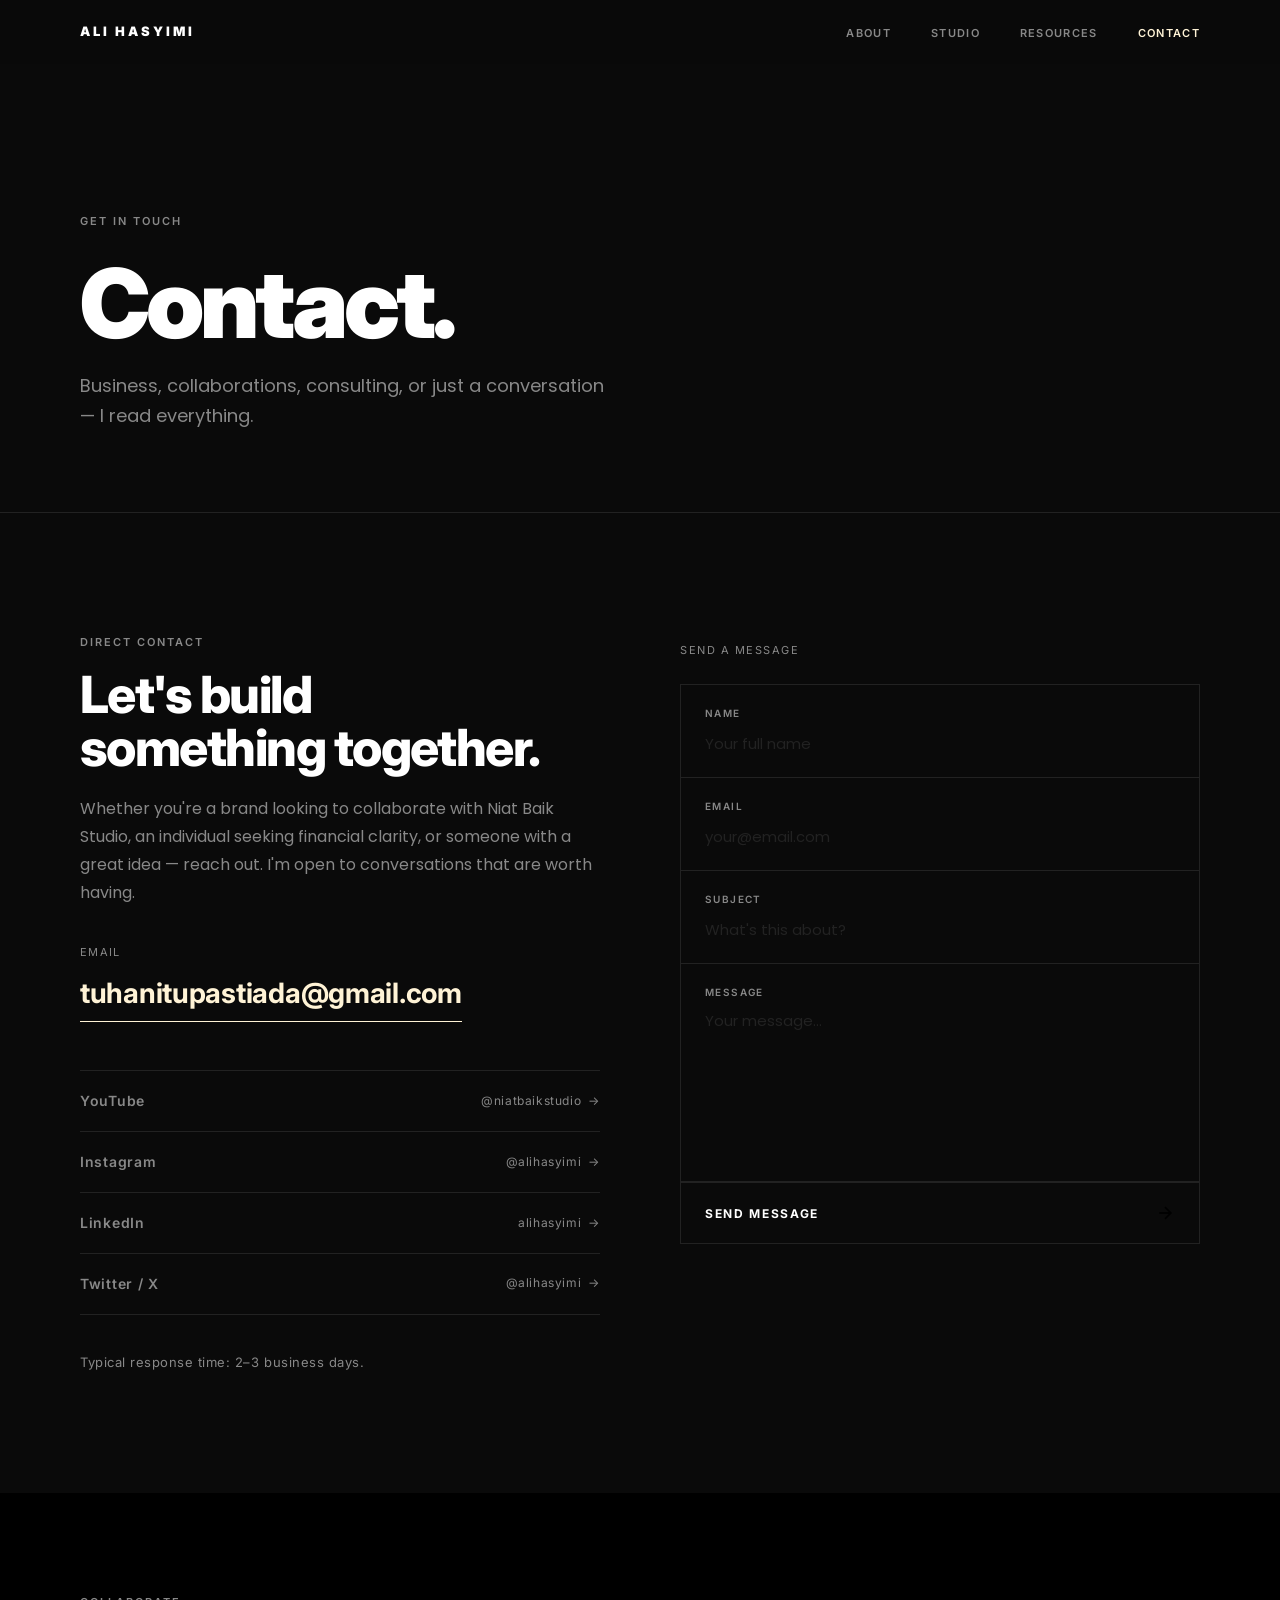
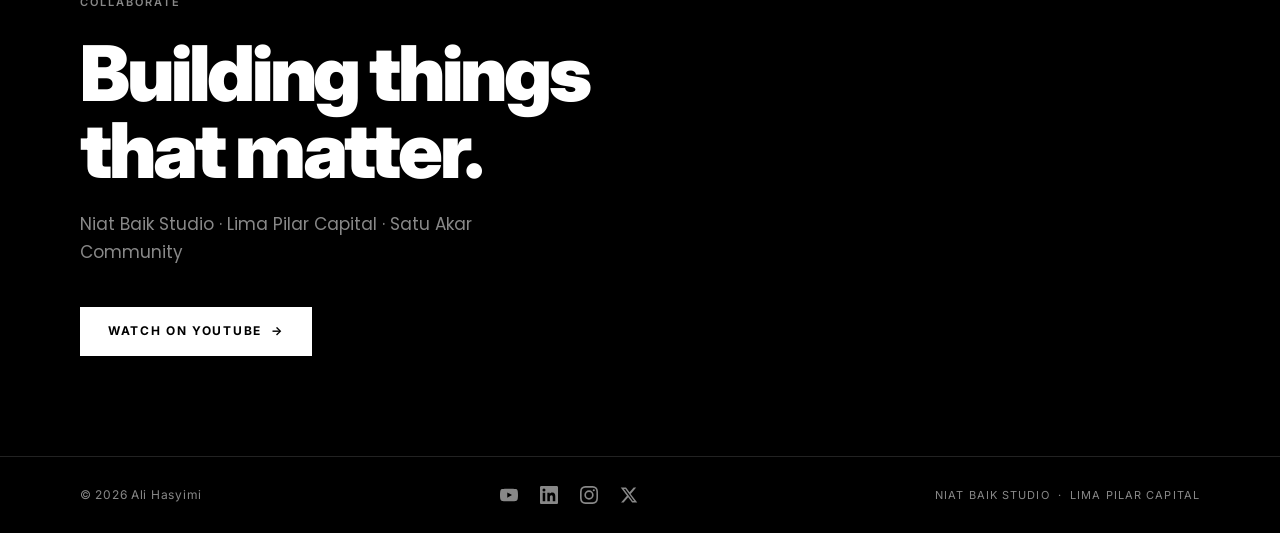
<file: website/contact.html>
<!DOCTYPE html>
<html lang="en">
<head>
  <meta charset="UTF-8" />
  <meta name="viewport" content="width=device-width, initial-scale=1.0" />
  <title>Contact — Ali Hasyimi</title>
  <meta name="description" content="Get in touch with Ali Hasyimi — collaborations, consulting, and conversations." />
  <link rel="icon" href="data:image/svg+xml,<svg xmlns=%22http://www.w3.org/2000/svg%22 viewBox=%220 0 100 100%22><text y=%22.9em%22 font-size=%2290%22>A</text></svg>" />
  <link rel="stylesheet" href="css/styles.css" />
</head>
<body>

  <!-- NAV -->
  <nav class="nav" id="nav">
    <div class="nav__inner">
      <a href="index.html" class="nav__logo">Ali Hasyimi</a>
      <ul class="nav__links">
        <li><a href="about.html">About</a></li>
        <li><a href="studio.html">Studio</a></li>
        <li><a href="resources.html">Resources</a></li>
        <li><a href="contact.html" class="active">Contact</a></li>
      </ul>
      <button class="nav__hamburger" id="hamburger" aria-label="Open menu">
        <span></span><span></span><span></span>
      </button>
    </div>
  </nav>
  <div class="nav__overlay" id="navOverlay">
    <button class="nav__overlay-close" id="navClose">&#215;</button>
    <a href="about.html">About</a>
    <a href="studio.html">Studio</a>
    <a href="resources.html">Resources</a>
    <a href="contact.html">Contact</a>
  </div>

  <!-- PAGE HERO -->
  <div style="padding-top:64px">
    <div class="page-hero container">
      <span class="label">Get in Touch</span>
      <h1>Contact.</h1>
      <p>Business, collaborations, consulting, or just a conversation — I read everything.</p>
    </div>
  </div>

  <!-- CONTACT SECTION -->
  <section class="section">
    <div class="container">
      <div class="contact__grid">

        <!-- LEFT: Info -->
        <div class="contact__info fade-up">
          <span class="label">Direct Contact</span>
          <h2>Let's build<br>something together.</h2>
          <p>Whether you're a brand looking to collaborate with Niat Baik Studio, an individual seeking financial clarity, or someone with a great idea — reach out. I'm open to conversations that are worth having.</p>

          <div class="contact__email-wrap">
            <span class="contact__email-label">Email</span>
            <a href="mailto:tuhanitupastiada@gmail.com" class="contact__email">tuhanitupastiada@gmail.com</a>
          </div>

          <div class="contact__socials">
            <a href="https://www.youtube.com/@niatbaikstudio" target="_blank" rel="noopener" class="contact__social-item">
              <span class="social-name">YouTube</span>
              <span class="social-handle">@niatbaikstudio &nbsp;&#8594;</span>
            </a>
            <a href="https://instagram.com/alihasyimi" target="_blank" rel="noopener" class="contact__social-item">
              <span class="social-name">Instagram</span>
              <span class="social-handle">@alihasyimi &nbsp;&#8594;</span>
            </a>
            <a href="https://linkedin.com/in/alihasyimi" target="_blank" rel="noopener" class="contact__social-item">
              <span class="social-name">LinkedIn</span>
              <span class="social-handle">alihasyimi &nbsp;&#8594;</span>
            </a>
            <a href="https://twitter.com/alihasyimi" target="_blank" rel="noopener" class="contact__social-item">
              <span class="social-name">Twitter / X</span>
              <span class="social-handle">@alihasyimi &nbsp;&#8594;</span>
            </a>
          </div>

          <p style="margin-top:36px; font-size:13px; color:var(--color-muted); font-family:var(--font-display); letter-spacing:0.04em">
            Typical response time: 2–3 business days.
          </p>
        </div>

        <!-- RIGHT: Form -->
        <div class="contact__form-wrap fade-up delay-2">
          <span class="contact__form-label">Send a Message</span>
          <form class="contact__form" action="mailto:tuhanitupastiada@gmail.com" method="post" enctype="text/plain">
            <div class="form-group">
              <label for="name">Name</label>
              <input type="text" id="name" name="name" placeholder="Your full name" required />
            </div>
            <div class="form-group">
              <label for="email">Email</label>
              <input type="email" id="email" name="email" placeholder="your@email.com" required />
            </div>
            <div class="form-group">
              <label for="subject">Subject</label>
              <input type="text" id="subject" name="subject" placeholder="What's this about?" required />
            </div>
            <div class="form-group" style="border-bottom:1px solid var(--color-border)">
              <label for="message">Message</label>
              <textarea id="message" name="message" rows="6" placeholder="Your message..." required></textarea>
            </div>
            <button type="submit" class="form-submit">
              <span>Send Message</span>
              <svg width="20" height="20" viewBox="0 0 24 24" fill="none" stroke="currentColor" stroke-width="2"><line x1="5" y1="12" x2="19" y2="12"></line><polyline points="12 5 19 12 12 19"></polyline></svg>
            </button>
          </form>
        </div>

      </div>
    </div>
  </section>

  <!-- FOOTER -->
  <footer class="footer">
    <div class="footer__cta fade-up">
      <span class="label">Collaborate</span>
      <h2>Building things<br>that matter.</h2>
      <p>Niat Baik Studio &middot; Lima Pilar Capital &middot; Satu Akar Community</p>
      <a href="https://www.youtube.com/@niatbaikstudio" target="_blank" rel="noopener" class="btn btn-primary">Watch on YouTube &nbsp;&#8594;</a>
    </div>
    <div class="footer__bar">
      <span class="footer__copy">&copy; 2026 Ali Hasyimi</span>
      <div class="footer__socials">
        <a href="https://www.youtube.com/@niatbaikstudio" target="_blank" rel="noopener" class="footer__social-link" aria-label="YouTube">
          <svg viewBox="0 0 24 24" fill="currentColor"><path d="M23.5 6.2a3 3 0 0 0-2.1-2.1C19.5 3.6 12 3.6 12 3.6s-7.5 0-9.4.5a3 3 0 0 0-2.1 2.1C0 8.1 0 12 0 12s0 3.9.5 5.8a3 3 0 0 0 2.1 2.1c1.9.5 9.4.5 9.4.5s7.5 0 9.4-.5a3 3 0 0 0 2.1-2.1C24 15.9 24 12 24 12s0-3.9-.5-5.8zM9.7 15.5V8.5l6.3 3.5-6.3 3.5z"/></svg>
        </a>
        <a href="https://linkedin.com/in/alihasyimi" target="_blank" rel="noopener" class="footer__social-link" aria-label="LinkedIn">
          <svg viewBox="0 0 24 24" fill="currentColor"><path d="M20.4 20.4h-3.4v-5.3c0-1.3 0-2.9-1.8-2.9s-2 1.4-2 2.8v5.4H9.8V9h3.2v1.5h.1c.5-.9 1.6-1.8 3.2-1.8 3.4 0 4.1 2.3 4.1 5.2v6.5zM5.3 7.4a2 2 0 1 1 0-4 2 2 0 0 1 0 4zm1.7 13H3.6V9h3.4v11.4zM22.2 0H1.8C.8 0 0 .8 0 1.8v20.4C0 23.2.8 24 1.8 24h20.4c1 0 1.8-.8 1.8-1.8V1.8C24 .8 23.2 0 22.2 0z"/></svg>
        </a>
        <a href="https://instagram.com/alihasyimi" target="_blank" rel="noopener" class="footer__social-link" aria-label="Instagram">
          <svg viewBox="0 0 24 24" fill="currentColor"><path d="M12 2.2c3.2 0 3.6 0 4.9.1 3.3.1 4.8 1.7 4.9 4.9.1 1.3.1 1.6.1 4.8 0 3.2 0 3.6-.1 4.8-.1 3.2-1.7 4.8-4.9 4.9-1.3.1-1.6.1-4.9.1-3.2 0-3.6 0-4.8-.1-3.3-.1-4.8-1.7-4.9-4.9C2.2 15.6 2.2 15.2 2.2 12c0-3.2 0-3.6.1-4.8.1-3.3 1.7-4.8 4.9-4.9 1.2-.1 1.6-.1 4.8-.1zM12 0C8.7 0 8.3 0 7.1.1 2.7.3.3 2.7.1 7.1 0 8.3 0 8.7 0 12c0 3.3 0 3.7.1 4.9.2 4.4 2.6 6.8 7 7C8.3 24 8.7 24 12 24c3.3 0 3.7 0 4.9-.1 4.4-.2 6.8-2.6 7-7 .1-1.2.1-1.6.1-4.9 0-3.3 0-3.7-.1-4.9C23.7 2.7 21.3.3 16.9.1 15.7 0 15.3 0 12 0zm0 5.8a6.2 6.2 0 1 0 0 12.4A6.2 6.2 0 0 0 12 5.8zm0 10.2a4 4 0 1 1 0-8 4 4 0 0 1 0 8zm6.4-11.8a1.4 1.4 0 1 0 0 2.8 1.4 1.4 0 0 0 0-2.8z"/></svg>
        </a>
        <a href="https://twitter.com/alihasyimi" target="_blank" rel="noopener" class="footer__social-link" aria-label="Twitter">
          <svg viewBox="0 0 24 24" fill="currentColor"><path d="M18.2 2h3.4l-7.4 8.5L23 22h-6.8l-5.3-7-6.1 7H1.4l7.9-9L1 2h7l4.8 6.4L18.2 2zm-1.2 18h1.9L7.1 4H5.1l11.9 16z"/></svg>
        </a>
      </div>
      <span class="footer__brands">Niat Baik Studio &nbsp;&middot;&nbsp; Lima Pilar Capital</span>
    </div>
  </footer>

  <script>
    const nav = document.getElementById('nav');
    window.addEventListener('scroll', () => nav.classList.toggle('scrolled', window.scrollY > 60));
    const hamburger = document.getElementById('hamburger');
    const navOverlay = document.getElementById('navOverlay');
    const navClose = document.getElementById('navClose');
    hamburger.addEventListener('click', () => navOverlay.classList.add('open'));
    navClose.addEventListener('click', () => navOverlay.classList.remove('open'));
    navOverlay.querySelectorAll('a').forEach(a => a.addEventListener('click', () => navOverlay.classList.remove('open')));
    const observer = new IntersectionObserver((entries) => {
      entries.forEach(e => { if (e.isIntersecting) { e.target.classList.add('is-visible'); observer.unobserve(e.target); } });
    }, { threshold: 0.08 });
    document.querySelectorAll('.fade-up').forEach(el => observer.observe(el));
  </script>
</body>
</html>
</file>
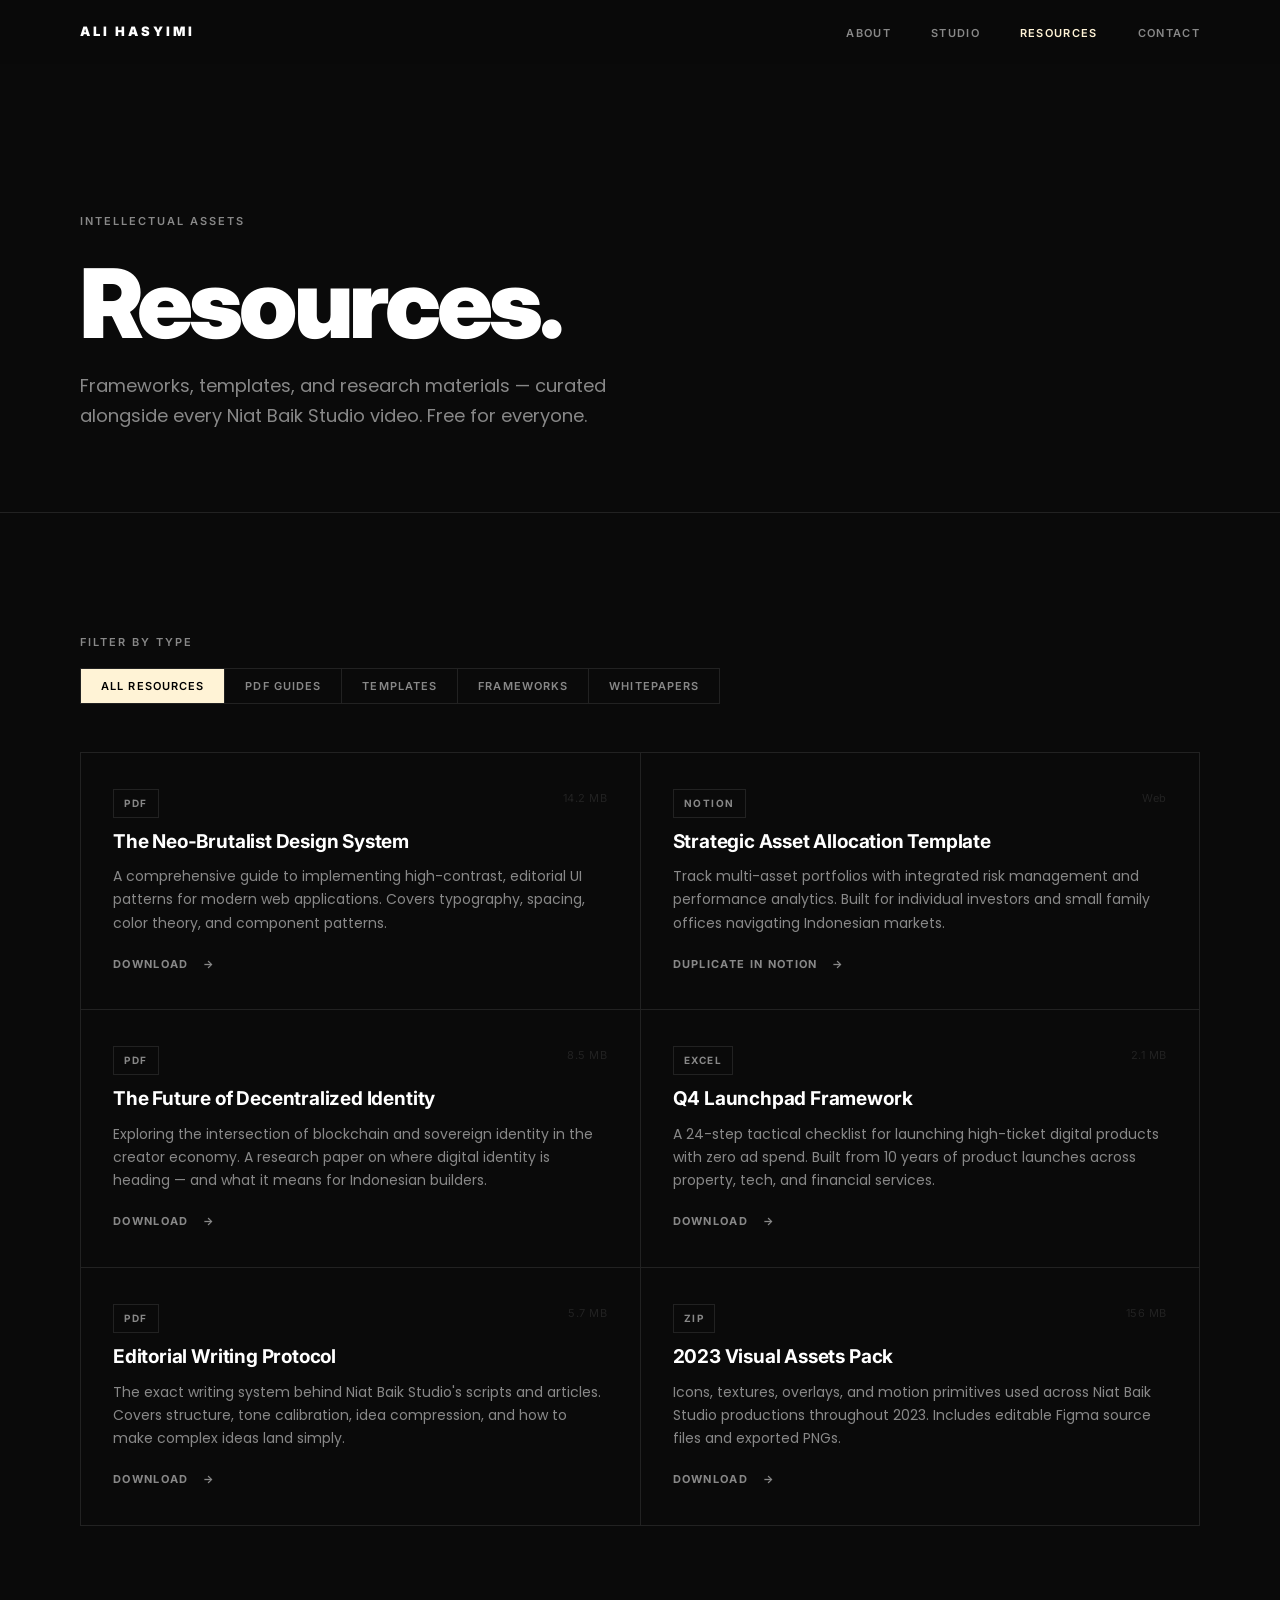
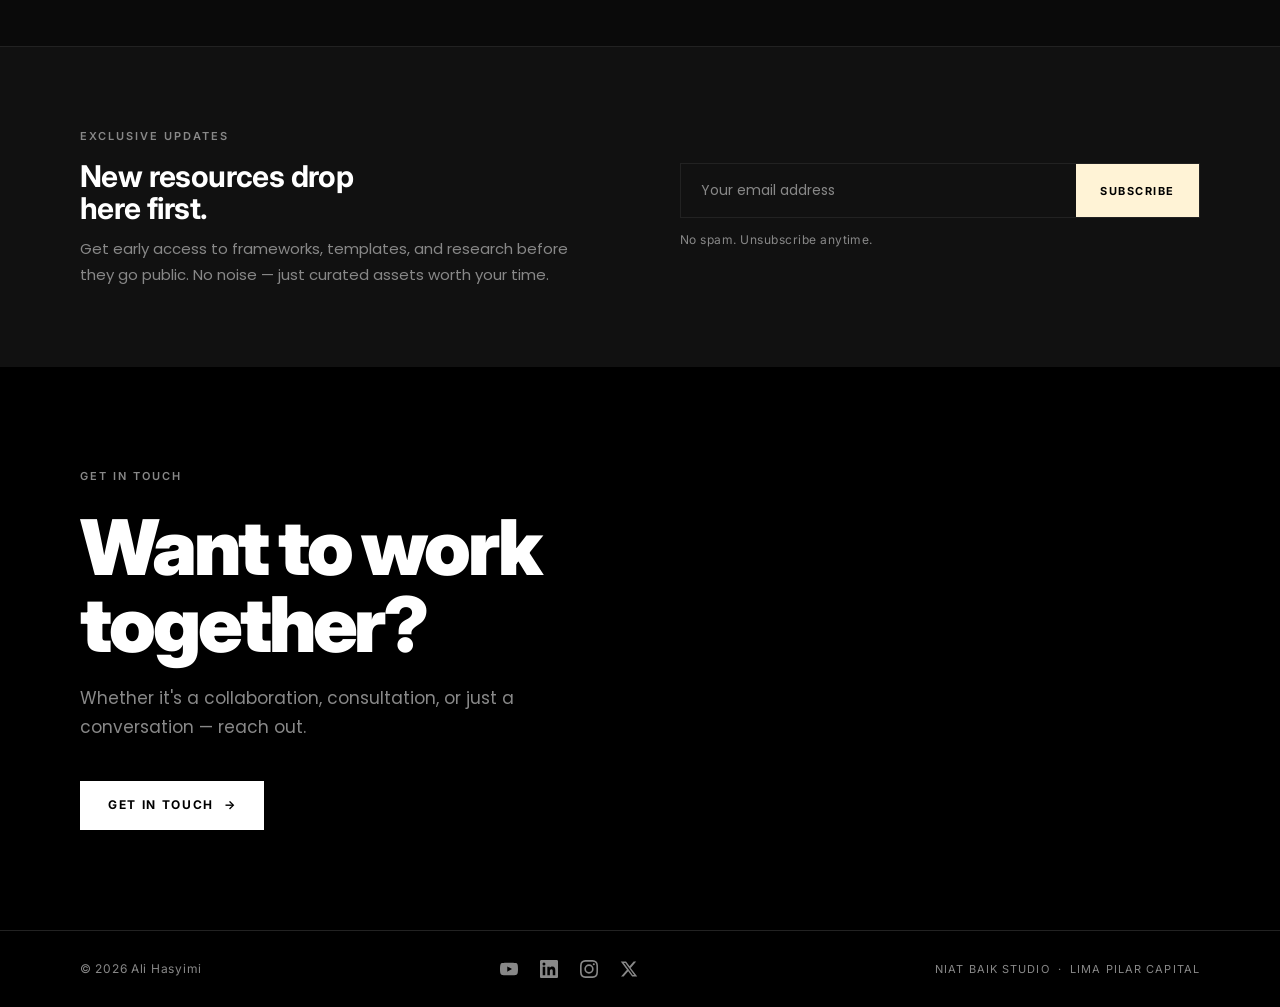
<file: website/resources.html>
<!DOCTYPE html>
<html lang="en">
<head>
  <meta charset="UTF-8" />
  <meta name="viewport" content="width=device-width, initial-scale=1.0" />
  <title>Resources — Ali Hasyimi</title>
  <meta name="description" content="Intellectual assets, frameworks, and templates from Ali Hasyimi — freely available for Niat Baik Studio viewers." />
  <link rel="icon" href="data:image/svg+xml,<svg xmlns=%22http://www.w3.org/2000/svg%22 viewBox=%220 0 100 100%22><text y=%22.9em%22 font-size=%2290%22>A</text></svg>" />
  <link rel="stylesheet" href="css/styles.css" />
</head>
<body>

  <!-- NAV -->
  <nav class="nav" id="nav">
    <div class="nav__inner">
      <a href="index.html" class="nav__logo">Ali Hasyimi</a>
      <ul class="nav__links">
        <li><a href="about.html">About</a></li>
        <li><a href="studio.html">Studio</a></li>
        <li><a href="resources.html" class="active">Resources</a></li>
        <li><a href="contact.html">Contact</a></li>
      </ul>
      <button class="nav__hamburger" id="hamburger" aria-label="Open menu">
        <span></span><span></span><span></span>
      </button>
    </div>
  </nav>
  <div class="nav__overlay" id="navOverlay">
    <button class="nav__overlay-close" id="navClose">&#215;</button>
    <a href="about.html">About</a>
    <a href="studio.html">Studio</a>
    <a href="resources.html">Resources</a>
    <a href="contact.html">Contact</a>
  </div>

  <!-- PAGE HERO -->
  <div style="padding-top:64px">
    <div class="page-hero container">
      <span class="label">Intellectual Assets</span>
      <h1>Resources.</h1>
      <p>Frameworks, templates, and research materials — curated alongside every Niat Baik Studio video. Free for everyone.</p>
    </div>
  </div>

  <!-- RESOURCES SECTION -->
  <section class="section">
    <div class="container">
      <div class="resources__header fade-up">
        <span class="label">Filter by Type</span>
        <div class="resources__filter" style="margin-top:16px">
          <button class="resources__filter-btn active" data-filter="all">All Resources</button>
          <button class="resources__filter-btn" data-filter="pdf-guides">PDF Guides</button>
          <button class="resources__filter-btn" data-filter="templates">Templates</button>
          <button class="resources__filter-btn" data-filter="frameworks">Frameworks</button>
          <button class="resources__filter-btn" data-filter="whitepapers">Whitepapers</button>
        </div>
      </div>

      <div class="resources__grid" id="resourcesGrid">

        <!-- 1 -->
        <div class="resource-card fade-up" data-category="pdf-guides">
          <div class="resource-card__top">
            <span class="resource-card__type">PDF</span>
            <span class="resource-card__size">14.2 MB</span>
          </div>
          <h3 class="resource-card__title">The Neo-Brutalist Design System</h3>
          <p class="resource-card__desc">A comprehensive guide to implementing high-contrast, editorial UI patterns for modern web applications. Covers typography, spacing, color theory, and component patterns.</p>
          <a href="#" class="resource-card__link">Download &nbsp;<span>&#8594;</span></a>
        </div>

        <!-- 2 -->
        <div class="resource-card fade-up delay-1" data-category="templates">
          <div class="resource-card__top">
            <span class="resource-card__type">Notion</span>
            <span class="resource-card__size">Web</span>
          </div>
          <h3 class="resource-card__title">Strategic Asset Allocation Template</h3>
          <p class="resource-card__desc">Track multi-asset portfolios with integrated risk management and performance analytics. Built for individual investors and small family offices navigating Indonesian markets.</p>
          <a href="#" class="resource-card__link">Duplicate in Notion &nbsp;<span>&#8594;</span></a>
        </div>

        <!-- 3 -->
        <div class="resource-card fade-up" data-category="whitepapers">
          <div class="resource-card__top">
            <span class="resource-card__type">PDF</span>
            <span class="resource-card__size">8.5 MB</span>
          </div>
          <h3 class="resource-card__title">The Future of Decentralized Identity</h3>
          <p class="resource-card__desc">Exploring the intersection of blockchain and sovereign identity in the creator economy. A research paper on where digital identity is heading — and what it means for Indonesian builders.</p>
          <a href="#" class="resource-card__link">Download &nbsp;<span>&#8594;</span></a>
        </div>

        <!-- 4 -->
        <div class="resource-card fade-up delay-1" data-category="frameworks">
          <div class="resource-card__top">
            <span class="resource-card__type">Excel</span>
            <span class="resource-card__size">2.1 MB</span>
          </div>
          <h3 class="resource-card__title">Q4 Launchpad Framework</h3>
          <p class="resource-card__desc">A 24-step tactical checklist for launching high-ticket digital products with zero ad spend. Built from 10 years of product launches across property, tech, and financial services.</p>
          <a href="#" class="resource-card__link">Download &nbsp;<span>&#8594;</span></a>
        </div>

        <!-- 5 -->
        <div class="resource-card fade-up" data-category="pdf-guides">
          <div class="resource-card__top">
            <span class="resource-card__type">PDF</span>
            <span class="resource-card__size">5.7 MB</span>
          </div>
          <h3 class="resource-card__title">Editorial Writing Protocol</h3>
          <p class="resource-card__desc">The exact writing system behind Niat Baik Studio's scripts and articles. Covers structure, tone calibration, idea compression, and how to make complex ideas land simply.</p>
          <a href="#" class="resource-card__link">Download &nbsp;<span>&#8594;</span></a>
        </div>

        <!-- 6 -->
        <div class="resource-card fade-up delay-1" data-category="templates">
          <div class="resource-card__top">
            <span class="resource-card__type">ZIP</span>
            <span class="resource-card__size">156 MB</span>
          </div>
          <h3 class="resource-card__title">2023 Visual Assets Pack</h3>
          <p class="resource-card__desc">Icons, textures, overlays, and motion primitives used across Niat Baik Studio productions throughout 2023. Includes editable Figma source files and exported PNGs.</p>
          <a href="#" class="resource-card__link">Download &nbsp;<span>&#8594;</span></a>
        </div>

      </div>
    </div>
  </section>

  <!-- NEWSLETTER -->
  <section class="newsletter section--dark">
    <div class="container">
      <div class="newsletter__inner">
        <div class="newsletter__text fade-up">
          <span class="label">Exclusive Updates</span>
          <h3>New resources drop<br>here first.</h3>
          <p>Get early access to frameworks, templates, and research before they go public. No noise — just curated assets worth your time.</p>
        </div>
        <div class="fade-up delay-2">
          <div class="newsletter__form">
            <input type="email" class="newsletter__input" placeholder="Your email address" />
            <button class="newsletter__submit">Subscribe</button>
          </div>
          <p style="margin-top:12px; font-size:12px; color:var(--color-muted); font-family:var(--font-display); letter-spacing:0.04em">No spam. Unsubscribe anytime.</p>
        </div>
      </div>
    </div>
  </section>

  <!-- FOOTER -->
  <footer class="footer">
    <div class="footer__cta fade-up">
      <span class="label">Get in Touch</span>
      <h2>Want to work<br>together?</h2>
      <p>Whether it's a collaboration, consultation, or just a conversation — reach out.</p>
      <a href="mailto:tuhanitupastiada@gmail.com" class="btn btn-primary">Get in Touch &nbsp;&#8594;</a>
    </div>
    <div class="footer__bar">
      <span class="footer__copy">&copy; 2026 Ali Hasyimi</span>
      <div class="footer__socials">
        <a href="https://www.youtube.com/@niatbaikstudio" target="_blank" rel="noopener" class="footer__social-link" aria-label="YouTube">
          <svg viewBox="0 0 24 24" fill="currentColor"><path d="M23.5 6.2a3 3 0 0 0-2.1-2.1C19.5 3.6 12 3.6 12 3.6s-7.5 0-9.4.5a3 3 0 0 0-2.1 2.1C0 8.1 0 12 0 12s0 3.9.5 5.8a3 3 0 0 0 2.1 2.1c1.9.5 9.4.5 9.4.5s7.5 0 9.4-.5a3 3 0 0 0 2.1-2.1C24 15.9 24 12 24 12s0-3.9-.5-5.8zM9.7 15.5V8.5l6.3 3.5-6.3 3.5z"/></svg>
        </a>
        <a href="https://linkedin.com/in/alihasyimi" target="_blank" rel="noopener" class="footer__social-link" aria-label="LinkedIn">
          <svg viewBox="0 0 24 24" fill="currentColor"><path d="M20.4 20.4h-3.4v-5.3c0-1.3 0-2.9-1.8-2.9s-2 1.4-2 2.8v5.4H9.8V9h3.2v1.5h.1c.5-.9 1.6-1.8 3.2-1.8 3.4 0 4.1 2.3 4.1 5.2v6.5zM5.3 7.4a2 2 0 1 1 0-4 2 2 0 0 1 0 4zm1.7 13H3.6V9h3.4v11.4zM22.2 0H1.8C.8 0 0 .8 0 1.8v20.4C0 23.2.8 24 1.8 24h20.4c1 0 1.8-.8 1.8-1.8V1.8C24 .8 23.2 0 22.2 0z"/></svg>
        </a>
        <a href="https://instagram.com/alihasyimi" target="_blank" rel="noopener" class="footer__social-link" aria-label="Instagram">
          <svg viewBox="0 0 24 24" fill="currentColor"><path d="M12 2.2c3.2 0 3.6 0 4.9.1 3.3.1 4.8 1.7 4.9 4.9.1 1.3.1 1.6.1 4.8 0 3.2 0 3.6-.1 4.8-.1 3.2-1.7 4.8-4.9 4.9-1.3.1-1.6.1-4.9.1-3.2 0-3.6 0-4.8-.1-3.3-.1-4.8-1.7-4.9-4.9C2.2 15.6 2.2 15.2 2.2 12c0-3.2 0-3.6.1-4.8.1-3.3 1.7-4.8 4.9-4.9 1.2-.1 1.6-.1 4.8-.1zM12 0C8.7 0 8.3 0 7.1.1 2.7.3.3 2.7.1 7.1 0 8.3 0 8.7 0 12c0 3.3 0 3.7.1 4.9.2 4.4 2.6 6.8 7 7C8.3 24 8.7 24 12 24c3.3 0 3.7 0 4.9-.1 4.4-.2 6.8-2.6 7-7 .1-1.2.1-1.6.1-4.9 0-3.3 0-3.7-.1-4.9C23.7 2.7 21.3.3 16.9.1 15.7 0 15.3 0 12 0zm0 5.8a6.2 6.2 0 1 0 0 12.4A6.2 6.2 0 0 0 12 5.8zm0 10.2a4 4 0 1 1 0-8 4 4 0 0 1 0 8zm6.4-11.8a1.4 1.4 0 1 0 0 2.8 1.4 1.4 0 0 0 0-2.8z"/></svg>
        </a>
        <a href="https://twitter.com/alihasyimi" target="_blank" rel="noopener" class="footer__social-link" aria-label="Twitter">
          <svg viewBox="0 0 24 24" fill="currentColor"><path d="M18.2 2h3.4l-7.4 8.5L23 22h-6.8l-5.3-7-6.1 7H1.4l7.9-9L1 2h7l4.8 6.4L18.2 2zm-1.2 18h1.9L7.1 4H5.1l11.9 16z"/></svg>
        </a>
      </div>
      <span class="footer__brands">Niat Baik Studio &nbsp;&middot;&nbsp; Lima Pilar Capital</span>
    </div>
  </footer>

  <script>
    const nav = document.getElementById('nav');
    window.addEventListener('scroll', () => nav.classList.toggle('scrolled', window.scrollY > 60));
    const hamburger = document.getElementById('hamburger');
    const navOverlay = document.getElementById('navOverlay');
    const navClose = document.getElementById('navClose');
    hamburger.addEventListener('click', () => navOverlay.classList.add('open'));
    navClose.addEventListener('click', () => navOverlay.classList.remove('open'));
    navOverlay.querySelectorAll('a').forEach(a => a.addEventListener('click', () => navOverlay.classList.remove('open')));

    // Filter tabs
    const filterBtns = document.querySelectorAll('.resources__filter-btn');
    const cards = document.querySelectorAll('#resourcesGrid .resource-card');
    filterBtns.forEach(btn => {
      btn.addEventListener('click', () => {
        filterBtns.forEach(b => b.classList.remove('active'));
        btn.classList.add('active');
        const filter = btn.dataset.filter;
        cards.forEach(card => {
          const match = filter === 'all' || card.dataset.category === filter;
          card.style.display = match ? '' : 'none';
        });
      });
    });

    const observer = new IntersectionObserver((entries) => {
      entries.forEach(e => { if (e.isIntersecting) { e.target.classList.add('is-visible'); observer.unobserve(e.target); } });
    }, { threshold: 0.08 });
    document.querySelectorAll('.fade-up').forEach(el => observer.observe(el));
  </script>
</body>
</html>
</file>
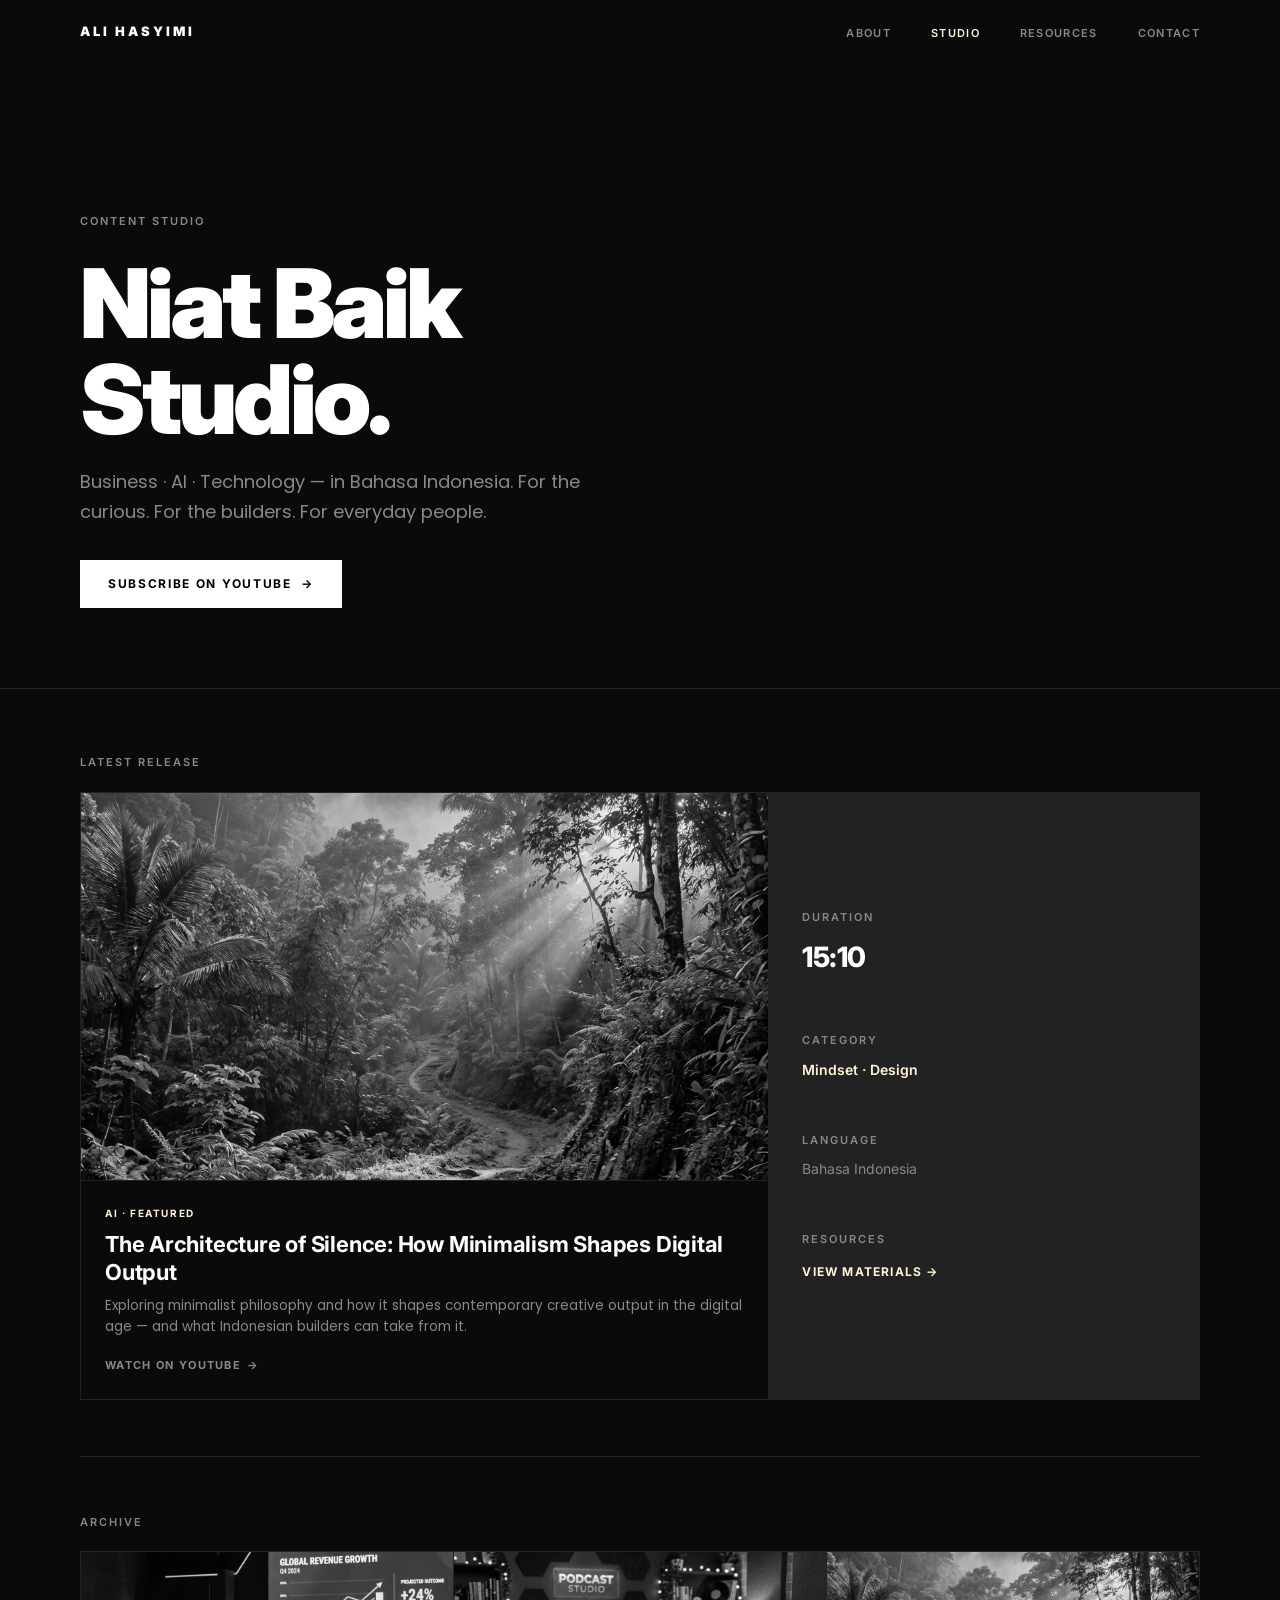
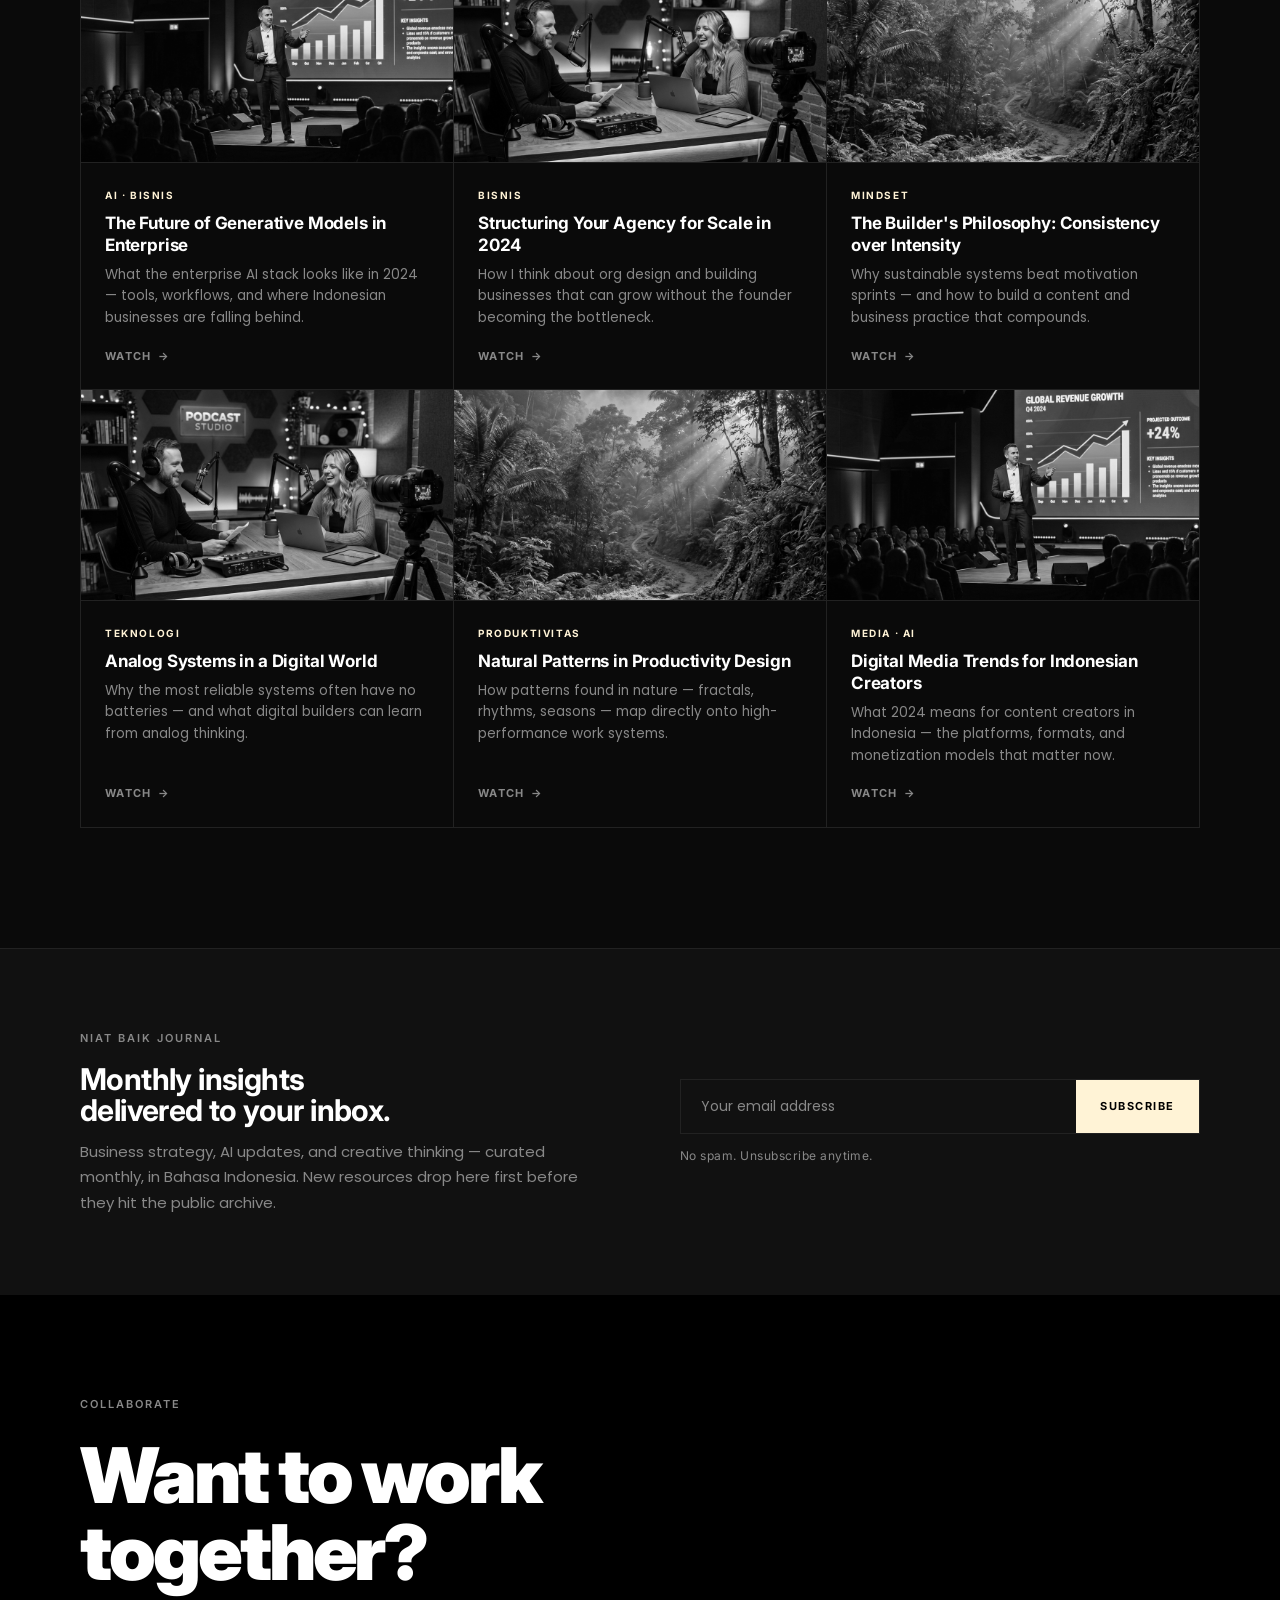
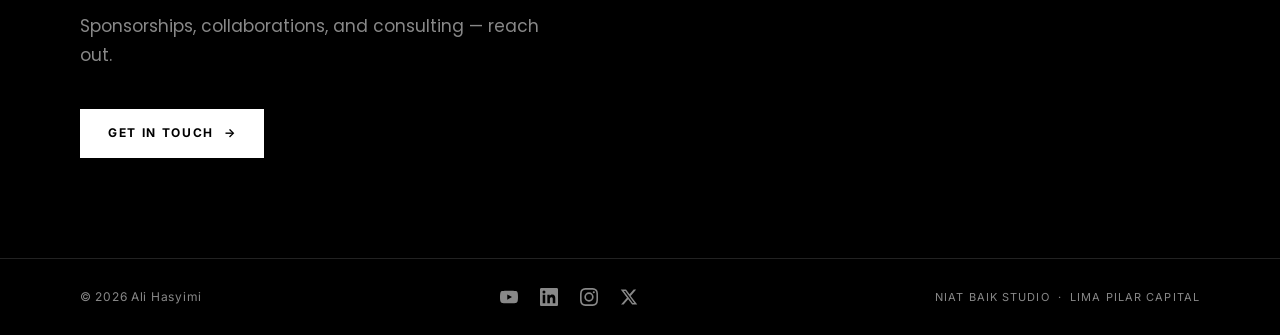
<file: website/studio.html>
<!DOCTYPE html>
<html lang="en">
<head>
  <meta charset="UTF-8" />
  <meta name="viewport" content="width=device-width, initial-scale=1.0" />
  <title>Studio — Niat Baik Studio</title>
  <meta name="description" content="Niat Baik Studio — Business, AI, and Technology content in Bahasa Indonesia by Ali Hasyimi." />
  <link rel="icon" href="data:image/svg+xml,<svg xmlns=%22http://www.w3.org/2000/svg%22 viewBox=%220 0 100 100%22><text y=%22.9em%22 font-size=%2290%22>A</text></svg>" />
  <link rel="stylesheet" href="css/styles.css" />
</head>
<body>

  <!-- NAV -->
  <nav class="nav" id="nav">
    <div class="nav__inner">
      <a href="index.html" class="nav__logo">Ali Hasyimi</a>
      <ul class="nav__links">
        <li><a href="about.html">About</a></li>
        <li><a href="studio.html" class="active">Studio</a></li>
        <li><a href="resources.html">Resources</a></li>
        <li><a href="contact.html">Contact</a></li>
      </ul>
      <button class="nav__hamburger" id="hamburger" aria-label="Open menu">
        <span></span><span></span><span></span>
      </button>
    </div>
  </nav>
  <div class="nav__overlay" id="navOverlay">
    <button class="nav__overlay-close" id="navClose">&#215;</button>
    <a href="about.html">About</a>
    <a href="studio.html">Studio</a>
    <a href="resources.html">Resources</a>
    <a href="contact.html">Contact</a>
  </div>

  <!-- PAGE HERO -->
  <div style="padding-top:64px">
    <div class="page-hero container">
      <span class="label">Content Studio</span>
      <h1>Niat Baik<br>Studio.</h1>
      <p>Business &middot; AI &middot; Technology — in Bahasa Indonesia. For the curious. For the builders. For everyday people.</p>
      <div style="margin-top:32px">
        <a href="https://www.youtube.com/@niatbaikstudio" target="_blank" rel="noopener" class="btn btn-primary">
          Subscribe on YouTube &nbsp;&#8594;
        </a>
      </div>
    </div>
  </div>

  <!-- LATEST RELEASE -->
  <section class="section" style="padding-top:64px">
    <div class="container">
      <div style="border-bottom:1px solid var(--color-border); padding-bottom: 56px; margin-bottom:56px">
        <span class="label" style="margin-bottom:20px">Latest Release</span>
        <div class="studio__grid" style="grid-template-columns: 1.6fr 1fr">
          <div class="studio-card studio-card--featured fade-up" style="grid-column:auto">
            <div class="studio-card__thumb" style="aspect-ratio:16/9">
              <img src="images/outdoor-hike.png" alt="The Architecture of Silence">
            </div>
            <div class="studio-card__body">
              <span class="studio-card__tag">AI &middot; Featured</span>
              <h3 class="studio-card__title" style="font-size:22px">The Architecture of Silence: How Minimalism Shapes Digital Output</h3>
              <p class="studio-card__desc">Exploring minimalist philosophy and how it shapes contemporary creative output in the digital age — and what Indonesian builders can take from it.</p>
              <a href="https://www.youtube.com/@niatbaikstudio" target="_blank" rel="noopener" class="studio-card__link">Watch on YouTube <span class="studio-card__arrow">&#8594;</span></a>
            </div>
          </div>
          <div style="padding:32px; border-left: 1px solid var(--color-border); display:flex; flex-direction:column; gap:24px; justify-content:center" class="fade-up delay-1">
            <div>
              <span class="label" style="margin-bottom:8px">Duration</span>
              <p style="font-family:var(--font-display); font-size:28px; font-weight:800; letter-spacing:-0.02em">15:10</p>
            </div>
            <div style="height:1px; background:var(--color-border)"></div>
            <div>
              <span class="label" style="margin-bottom:8px">Category</span>
              <p style="font-family:var(--font-display); font-size:14px; font-weight:600; color:var(--color-cream)">Mindset &middot; Design</p>
            </div>
            <div style="height:1px; background:var(--color-border)"></div>
            <div>
              <span class="label" style="margin-bottom:8px">Language</span>
              <p style="font-family:var(--font-display); font-size:14px; color:var(--color-muted)">Bahasa Indonesia</p>
            </div>
            <div style="height:1px; background:var(--color-border)"></div>
            <div>
              <span class="label" style="margin-bottom:8px">Resources</span>
              <a href="resources.html" style="font-family:var(--font-display); font-size:12px; font-weight:700; letter-spacing:0.1em; text-transform:uppercase; color:var(--color-cream); transition:opacity 0.3s" onmouseover="this.style.opacity=0.7" onmouseout="this.style.opacity=1">View Materials &#8594;</a>
            </div>
          </div>
        </div>
      </div>

      <!-- VIDEO ARCHIVE -->
      <span class="label" style="margin-bottom:20px">Archive</span>
      <div class="studio__grid">

        <div class="studio-card fade-up">
          <div class="studio-card__thumb">
            <img src="images/nyc-speaking.png" alt="The Future of Generative Models in Enterprise">
          </div>
          <div class="studio-card__body">
            <span class="studio-card__tag">AI &middot; Bisnis</span>
            <h3 class="studio-card__title">The Future of Generative Models in Enterprise</h3>
            <p class="studio-card__desc">What the enterprise AI stack looks like in 2024 — tools, workflows, and where Indonesian businesses are falling behind.</p>
            <a href="https://www.youtube.com/@niatbaikstudio" target="_blank" rel="noopener" class="studio-card__link">Watch <span class="studio-card__arrow">&#8594;</span></a>
          </div>
        </div>

        <div class="studio-card fade-up delay-1">
          <div class="studio-card__thumb">
            <img src="images/studio-setup.png" alt="Structuring Your Agency for Scale">
          </div>
          <div class="studio-card__body">
            <span class="studio-card__tag">Bisnis</span>
            <h3 class="studio-card__title">Structuring Your Agency for Scale in 2024</h3>
            <p class="studio-card__desc">How I think about org design and building businesses that can grow without the founder becoming the bottleneck.</p>
            <a href="https://www.youtube.com/@niatbaikstudio" target="_blank" rel="noopener" class="studio-card__link">Watch <span class="studio-card__arrow">&#8594;</span></a>
          </div>
        </div>

        <div class="studio-card fade-up delay-2">
          <div class="studio-card__thumb">
            <img src="images/outdoor-hike.png" alt="The Builder's Philosophy">
          </div>
          <div class="studio-card__body">
            <span class="studio-card__tag">Mindset</span>
            <h3 class="studio-card__title">The Builder's Philosophy: Consistency over Intensity</h3>
            <p class="studio-card__desc">Why sustainable systems beat motivation sprints — and how to build a content and business practice that compounds.</p>
            <a href="https://www.youtube.com/@niatbaikstudio" target="_blank" rel="noopener" class="studio-card__link">Watch <span class="studio-card__arrow">&#8594;</span></a>
          </div>
        </div>

        <div class="studio-card fade-up">
          <div class="studio-card__thumb">
            <img src="images/studio-setup.png" alt="Analog Systems in a Digital World">
          </div>
          <div class="studio-card__body">
            <span class="studio-card__tag">Teknologi</span>
            <h3 class="studio-card__title">Analog Systems in a Digital World</h3>
            <p class="studio-card__desc">Why the most reliable systems often have no batteries — and what digital builders can learn from analog thinking.</p>
            <a href="https://www.youtube.com/@niatbaikstudio" target="_blank" rel="noopener" class="studio-card__link">Watch <span class="studio-card__arrow">&#8594;</span></a>
          </div>
        </div>

        <div class="studio-card fade-up delay-1">
          <div class="studio-card__thumb">
            <img src="images/outdoor-hike.png" alt="Natural Patterns in Productivity Design">
          </div>
          <div class="studio-card__body">
            <span class="studio-card__tag">Produktivitas</span>
            <h3 class="studio-card__title">Natural Patterns in Productivity Design</h3>
            <p class="studio-card__desc">How patterns found in nature — fractals, rhythms, seasons — map directly onto high-performance work systems.</p>
            <a href="https://www.youtube.com/@niatbaikstudio" target="_blank" rel="noopener" class="studio-card__link">Watch <span class="studio-card__arrow">&#8594;</span></a>
          </div>
        </div>

        <div class="studio-card fade-up delay-2">
          <div class="studio-card__thumb">
            <img src="images/nyc-speaking.png" alt="Digital Media Trends for Indonesian Creators">
          </div>
          <div class="studio-card__body">
            <span class="studio-card__tag">Media &middot; AI</span>
            <h3 class="studio-card__title">Digital Media Trends for Indonesian Creators</h3>
            <p class="studio-card__desc">What 2024 means for content creators in Indonesia — the platforms, formats, and monetization models that matter now.</p>
            <a href="https://www.youtube.com/@niatbaikstudio" target="_blank" rel="noopener" class="studio-card__link">Watch <span class="studio-card__arrow">&#8594;</span></a>
          </div>
        </div>

      </div>
    </div>
  </section>

  <!-- NEWSLETTER -->
  <section class="newsletter section--dark">
    <div class="container">
      <div class="newsletter__inner">
        <div class="newsletter__text fade-up">
          <span class="label">Niat Baik Journal</span>
          <h3>Monthly insights<br>delivered to your inbox.</h3>
          <p>Business strategy, AI updates, and creative thinking — curated monthly, in Bahasa Indonesia. New resources drop here first before they hit the public archive.</p>
        </div>
        <div class="fade-up delay-2">
          <div class="newsletter__form">
            <input type="email" class="newsletter__input" placeholder="Your email address" />
            <button class="newsletter__submit">Subscribe</button>
          </div>
          <p style="margin-top:12px; font-size:12px; color:var(--color-muted); font-family:var(--font-display); letter-spacing:0.04em">No spam. Unsubscribe anytime.</p>
        </div>
      </div>
    </div>
  </section>

  <!-- FOOTER -->
  <footer class="footer">
    <div class="footer__cta fade-up">
      <span class="label">Collaborate</span>
      <h2>Want to work<br>together?</h2>
      <p>Sponsorships, collaborations, and consulting — reach out.</p>
      <a href="mailto:tuhanitupastiada@gmail.com" class="btn btn-primary">Get in Touch &nbsp;&#8594;</a>
    </div>
    <div class="footer__bar">
      <span class="footer__copy">&copy; 2026 Ali Hasyimi</span>
      <div class="footer__socials">
        <a href="https://www.youtube.com/@niatbaikstudio" target="_blank" rel="noopener" class="footer__social-link" aria-label="YouTube">
          <svg viewBox="0 0 24 24" fill="currentColor"><path d="M23.5 6.2a3 3 0 0 0-2.1-2.1C19.5 3.6 12 3.6 12 3.6s-7.5 0-9.4.5a3 3 0 0 0-2.1 2.1C0 8.1 0 12 0 12s0 3.9.5 5.8a3 3 0 0 0 2.1 2.1c1.9.5 9.4.5 9.4.5s7.5 0 9.4-.5a3 3 0 0 0 2.1-2.1C24 15.9 24 12 24 12s0-3.9-.5-5.8zM9.7 15.5V8.5l6.3 3.5-6.3 3.5z"/></svg>
        </a>
        <a href="https://linkedin.com/in/alihasyimi" target="_blank" rel="noopener" class="footer__social-link" aria-label="LinkedIn">
          <svg viewBox="0 0 24 24" fill="currentColor"><path d="M20.4 20.4h-3.4v-5.3c0-1.3 0-2.9-1.8-2.9s-2 1.4-2 2.8v5.4H9.8V9h3.2v1.5h.1c.5-.9 1.6-1.8 3.2-1.8 3.4 0 4.1 2.3 4.1 5.2v6.5zM5.3 7.4a2 2 0 1 1 0-4 2 2 0 0 1 0 4zm1.7 13H3.6V9h3.4v11.4zM22.2 0H1.8C.8 0 0 .8 0 1.8v20.4C0 23.2.8 24 1.8 24h20.4c1 0 1.8-.8 1.8-1.8V1.8C24 .8 23.2 0 22.2 0z"/></svg>
        </a>
        <a href="https://instagram.com/alihasyimi" target="_blank" rel="noopener" class="footer__social-link" aria-label="Instagram">
          <svg viewBox="0 0 24 24" fill="currentColor"><path d="M12 2.2c3.2 0 3.6 0 4.9.1 3.3.1 4.8 1.7 4.9 4.9.1 1.3.1 1.6.1 4.8 0 3.2 0 3.6-.1 4.8-.1 3.2-1.7 4.8-4.9 4.9-1.3.1-1.6.1-4.9.1-3.2 0-3.6 0-4.8-.1-3.3-.1-4.8-1.7-4.9-4.9C2.2 15.6 2.2 15.2 2.2 12c0-3.2 0-3.6.1-4.8.1-3.3 1.7-4.8 4.9-4.9 1.2-.1 1.6-.1 4.8-.1zM12 0C8.7 0 8.3 0 7.1.1 2.7.3.3 2.7.1 7.1 0 8.3 0 8.7 0 12c0 3.3 0 3.7.1 4.9.2 4.4 2.6 6.8 7 7C8.3 24 8.7 24 12 24c3.3 0 3.7 0 4.9-.1 4.4-.2 6.8-2.6 7-7 .1-1.2.1-1.6.1-4.9 0-3.3 0-3.7-.1-4.9C23.7 2.7 21.3.3 16.9.1 15.7 0 15.3 0 12 0zm0 5.8a6.2 6.2 0 1 0 0 12.4A6.2 6.2 0 0 0 12 5.8zm0 10.2a4 4 0 1 1 0-8 4 4 0 0 1 0 8zm6.4-11.8a1.4 1.4 0 1 0 0 2.8 1.4 1.4 0 0 0 0-2.8z"/></svg>
        </a>
        <a href="https://twitter.com/alihasyimi" target="_blank" rel="noopener" class="footer__social-link" aria-label="Twitter">
          <svg viewBox="0 0 24 24" fill="currentColor"><path d="M18.2 2h3.4l-7.4 8.5L23 22h-6.8l-5.3-7-6.1 7H1.4l7.9-9L1 2h7l4.8 6.4L18.2 2zm-1.2 18h1.9L7.1 4H5.1l11.9 16z"/></svg>
        </a>
      </div>
      <span class="footer__brands">Niat Baik Studio &nbsp;&middot;&nbsp; Lima Pilar Capital</span>
    </div>
  </footer>

  <script>
    const nav = document.getElementById('nav');
    window.addEventListener('scroll', () => nav.classList.toggle('scrolled', window.scrollY > 60));
    const hamburger = document.getElementById('hamburger');
    const navOverlay = document.getElementById('navOverlay');
    const navClose = document.getElementById('navClose');
    hamburger.addEventListener('click', () => navOverlay.classList.add('open'));
    navClose.addEventListener('click', () => navOverlay.classList.remove('open'));
    navOverlay.querySelectorAll('a').forEach(a => a.addEventListener('click', () => navOverlay.classList.remove('open')));
    const observer = new IntersectionObserver((entries) => {
      entries.forEach(e => { if (e.isIntersecting) { e.target.classList.add('is-visible'); observer.unobserve(e.target); } });
    }, { threshold: 0.08 });
    document.querySelectorAll('.fade-up').forEach(el => observer.observe(el));
  </script>
</body>
</html>
</file>
<file: website/css/styles.css>
/* =====================================================
   ALI HASYIMI — PERSONAL WEBSITE
   Design System: Dark Editorial / Neo-Brutalist
   ===================================================== */

@import url('https://fonts.googleapis.com/css2?family=Inter:wght@400;500;600;700;800;900&family=Poppins:wght@400;500;600&display=swap');

*, *::before, *::after {
  box-sizing: border-box;
  margin: 0;
  padding: 0;
}

:root {
  --bg-primary:    #0A0A0A;
  --bg-secondary:  #111111;
  --bg-accent:     #1A1A1A;
  --color-cream:   #FFF3D6;
  --color-sand:    #D4C6BD;
  --color-white:   #FFFFFF;
  --color-muted:   #888888;
  --color-border:  #222222;

  --font-display: 'Inter', sans-serif;
  --font-body:    'Poppins', sans-serif;

  --radius: 0px;
  --transition: 0.3s ease;
  --max-width: 1280px;
  --padding-x: 80px;
  --section-py: 120px;
}

html { scroll-behavior: smooth; }

body {
  background-color: var(--bg-primary);
  color: var(--color-white);
  font-family: var(--font-body);
  font-size: 16px;
  line-height: 1.7;
  -webkit-font-smoothing: antialiased;
  overflow-x: hidden;
}

img { display: block; max-width: 100%; }
a   { color: inherit; text-decoration: none; }

/* =====================================================
   TYPOGRAPHY
   ===================================================== */

h1, h2, h3, h4 {
  font-family: var(--font-display);
  font-weight: 700;
  line-height: 1.05;
  letter-spacing: -0.02em;
}

.label {
  font-family: var(--font-display);
  font-size: 11px;
  font-weight: 600;
  letter-spacing: 0.18em;
  text-transform: uppercase;
  color: var(--color-muted);
  display: block;
}

.label--cream { color: var(--color-cream); }

/* =====================================================
   LAYOUT
   ===================================================== */

.container {
  max-width: var(--max-width);
  margin: 0 auto;
  padding: 0 var(--padding-x);
}

.section         { padding: var(--section-py) 0; }
.section--dark   { background-color: var(--bg-secondary); }
.section--accent { background-color: var(--bg-accent); }

/* =====================================================
   BUTTONS
   ===================================================== */

.btn {
  display: inline-flex;
  align-items: center;
  gap: 8px;
  padding: 14px 28px;
  font-family: var(--font-display);
  font-size: 12px;
  font-weight: 700;
  letter-spacing: 0.14em;
  text-transform: uppercase;
  cursor: pointer;
  transition: all var(--transition);
  border: none;
  border-radius: var(--radius);
}

.btn-primary             { background: var(--color-white); color: #000; }
.btn-primary:hover       { background: var(--color-cream); }
.btn-secondary           { background: transparent; color: var(--color-cream); border: 1px solid var(--color-cream); }
.btn-secondary:hover     { background: var(--color-cream); color: #000; }
.btn-ghost               { background: transparent; color: var(--color-muted); border: 1px solid var(--color-border); padding: 12px 24px; }
.btn-ghost:hover         { border-color: var(--color-cream); color: var(--color-cream); }

/* =====================================================
   NAV
   ===================================================== */

.nav {
  position: fixed;
  top: 0; left: 0; right: 0;
  z-index: 100;
  height: 64px;
  background: rgba(10, 10, 10, 0.88);
  backdrop-filter: blur(14px);
  -webkit-backdrop-filter: blur(14px);
  border-bottom: 1px solid transparent;
  transition: border-color var(--transition);
}

.nav.scrolled { border-bottom-color: var(--color-border); }

.nav__inner {
  max-width: var(--max-width);
  margin: 0 auto;
  padding: 0 var(--padding-x);
  height: 100%;
  display: flex;
  align-items: center;
  justify-content: space-between;
}

.nav__logo {
  font-family: var(--font-display);
  font-size: 13px;
  font-weight: 900;
  letter-spacing: 0.22em;
  text-transform: uppercase;
  color: var(--color-white);
  transition: color var(--transition);
}
.nav__logo:hover { color: var(--color-cream); }

.nav__links {
  display: flex;
  align-items: center;
  gap: 40px;
  list-style: none;
}

.nav__links a {
  font-family: var(--font-display);
  font-size: 11px;
  font-weight: 600;
  letter-spacing: 0.12em;
  text-transform: uppercase;
  color: var(--color-muted);
  transition: color var(--transition);
}
.nav__links a:hover,
.nav__links a.active { color: var(--color-cream); }

.nav__hamburger {
  display: none;
  flex-direction: column;
  gap: 5px;
  cursor: pointer;
  padding: 4px;
  background: none;
  border: none;
}
.nav__hamburger span {
  display: block;
  width: 24px;
  height: 1.5px;
  background: var(--color-white);
  transition: all var(--transition);
}

/* Mobile nav overlay */
.nav__overlay {
  display: none;
  position: fixed;
  inset: 0;
  background: var(--bg-primary);
  z-index: 99;
  flex-direction: column;
  align-items: flex-start;
  justify-content: center;
  padding: 0 var(--padding-x);
  gap: 4px;
}
.nav__overlay.open { display: flex; }

.nav__overlay-close {
  position: absolute;
  top: 20px;
  right: var(--padding-x);
  background: none;
  border: none;
  color: var(--color-muted);
  font-size: 28px;
  cursor: pointer;
  line-height: 1;
}

.nav__overlay a {
  font-family: var(--font-display);
  font-size: clamp(36px, 6vw, 60px);
  font-weight: 800;
  letter-spacing: -0.02em;
  color: var(--color-white);
  transition: color var(--transition);
  line-height: 1.25;
}
.nav__overlay a:hover { color: var(--color-cream); }

/* =====================================================
   HERO
   ===================================================== */

.hero {
  min-height: 100vh;
  display: flex;
  flex-direction: column;
  justify-content: center;
  padding-top: 64px;
  overflow: hidden;
}

.hero__text {
  display: flex;
  flex-direction: column;
  align-items: flex-start;
  gap: 24px;
  padding: 80px var(--padding-x) 60px;
  max-width: var(--max-width);
  margin: 0 auto;
  width: 100%;
}

.hero__label {
  font-family: var(--font-display);
  font-size: 11px;
  font-weight: 600;
  letter-spacing: 0.22em;
  text-transform: uppercase;
  color: var(--color-cream);
}

.hero__title {
  font-family: var(--font-display);
  font-size: clamp(60px, 9.5vw, 114px);
  font-weight: 900;
  line-height: 0.95;
  letter-spacing: -0.04em;
}

.hero__subtitle {
  font-family: var(--font-body);
  font-size: 18px;
  color: var(--color-muted);
  line-height: 1.65;
  max-width: 460px;
}
.hero__subtitle em { color: var(--color-sand); font-style: normal; }

.hero__ctas {
  display: flex;
  gap: 16px;
  flex-wrap: wrap;
  margin-top: 8px;
}

/* =====================================================
   IMAGE TICKER
   ===================================================== */

.ticker-wrap {
  width: 100%;
  overflow: hidden;
  margin-top: 40px;
}

.ticker-track {
  display: flex;
  width: max-content;
  gap: 16px;
  animation: ticker-scroll 38s linear infinite;
}
.ticker-track:hover { animation-play-state: paused; }

@keyframes ticker-scroll {
  0%   { transform: translateX(0); }
  100% { transform: translateX(-50%); }
}

.ticker-item {
  height: 380px;
  width: 300px;
  flex-shrink: 0;
  overflow: hidden;
  position: relative;
  background: var(--bg-accent);
  border: 1px solid var(--color-border);
}

.ticker-item img {
  height: 100%;
  width: 100%;
  object-fit: cover;
  filter: grayscale(100%);
  transition: filter 0.5s ease;
}
.ticker-item:hover img { filter: grayscale(0%); }

/* Placeholder style for ticker items without a photo */
.ticker-item--placeholder {
  display: flex;
  align-items: flex-end;
  padding: 16px;
  cursor: default;
}
.ticker-item--placeholder::before {
  content: '';
  position: absolute;
  inset: 0;
  background:
    repeating-linear-gradient(
      0deg,
      transparent,
      transparent 3px,
      rgba(255,255,255,0.018) 3px,
      rgba(255,255,255,0.018) 4px
    );
}
.ticker-item--placeholder span {
  font-family: var(--font-display);
  font-size: 10px;
  letter-spacing: 0.14em;
  text-transform: uppercase;
  color: var(--color-border);
  position: relative;
  z-index: 1;
}

/* =====================================================
   TEXT TICKER (separator band)
   ===================================================== */

.text-ticker {
  overflow: hidden;
  background: var(--bg-primary);
  border-top: 1px solid var(--color-border);
  border-bottom: 1px solid var(--color-border);
  padding: 18px 0;
}

.text-ticker__track {
  display: flex;
  width: max-content;
  animation: ticker-scroll 65s linear infinite;
}

.text-ticker__item {
  font-family: var(--font-display);
  font-size: 26px;
  font-weight: 800;
  letter-spacing: 0.06em;
  text-transform: uppercase;
  white-space: nowrap;
  padding: 0 28px;
  display: flex;
  align-items: center;
  gap: 28px;
}

.text-ticker__dot {
  width: 5px;
  height: 5px;
  border-radius: 50%;
  background: var(--color-cream);
  flex-shrink: 0;
}

/* =====================================================
   ABOUT SECTION (homepage + full page)
   ===================================================== */

.about__grid {
  display: grid;
  grid-template-columns: 1fr 1fr;
  gap: 80px;
  align-items: start;
}

.about__left .label { margin-bottom: 20px; }

.about__left h2 {
  font-size: clamp(36px, 5vw, 62px);
  font-weight: 900;
  line-height: 1.05;
  letter-spacing: -0.03em;
}

.about__tags {
  display: flex;
  gap: 8px;
  flex-wrap: wrap;
  margin-top: 36px;
}

.tag {
  font-family: var(--font-display);
  font-size: 10px;
  font-weight: 600;
  letter-spacing: 0.12em;
  text-transform: uppercase;
  padding: 6px 12px;
  border: 1px solid var(--color-border);
  color: var(--color-muted);
  transition: all var(--transition);
}
.tag:hover { border-color: var(--color-cream); color: var(--color-cream); }

.about__right { padding-top: 24px; }

.about__body {
  font-size: 16px;
  line-height: 1.85;
  color: var(--color-muted);
}
.about__body p + p { margin-top: 20px; }
.about__body strong { color: var(--color-white); font-weight: 600; }

.about__cta { margin-top: 36px; }

.about__photo {
  margin-top: 48px;
  aspect-ratio: 3/4;
  background: var(--bg-accent);
  border: 1px solid var(--color-border);
  overflow: hidden;
  position: relative;
  max-width: 300px;
}
.about__photo img {
  width: 100%;
  height: 100%;
  object-fit: cover;
  filter: grayscale(100%);
  transition: filter 0.5s ease;
}
.about__photo:hover img { filter: grayscale(0%); }

/* Full-width about intro */
.about-intro {
  display: grid;
  grid-template-columns: 1fr 1fr;
  gap: 0;
  border-bottom: 1px solid var(--color-border);
}

.about-intro__visual {
  background: var(--bg-accent);
  border-right: 1px solid var(--color-border);
  aspect-ratio: 4/5;
  overflow: hidden;
  position: relative;
}
.about-intro__visual img {
  width: 100%;
  height: 100%;
  object-fit: cover;
  filter: grayscale(100%);
}
.about-intro__visual--placeholder {
  display: flex;
  align-items: center;
  justify-content: center;
}
.about-intro__visual--placeholder::before {
  content: '';
  position: absolute;
  inset: 0;
  background:
    repeating-linear-gradient(
      45deg,
      transparent,
      transparent 8px,
      rgba(255,255,255,0.015) 8px,
      rgba(255,255,255,0.015) 9px
    );
}

.about-intro__text {
  padding: 80px var(--padding-x);
  display: flex;
  flex-direction: column;
  justify-content: center;
  gap: 28px;
}
.about-intro__text .label { margin-bottom: 0; }
.about-intro__text h1 {
  font-size: clamp(44px, 5.5vw, 72px);
  font-weight: 900;
  letter-spacing: -0.04em;
  line-height: 1.0;
}
.about-intro__text p {
  font-size: 17px;
  color: var(--color-muted);
  line-height: 1.75;
}

/* Philosophy pillars */
.philosophy__header { margin-bottom: 48px; }
.philosophy__header .label { margin-bottom: 16px; }
.philosophy__header h2 {
  font-size: clamp(32px, 4vw, 52px);
  font-weight: 800;
  letter-spacing: -0.03em;
}

.philosophy__grid {
  display: grid;
  grid-template-columns: repeat(3, 1fr);
  gap: 1px;
  background: var(--color-border);
  border: 1px solid var(--color-border);
}

.philosophy-card {
  background: var(--bg-primary);
  padding: 40px 32px;
  transition: background var(--transition);
}
.philosophy-card:hover { background: var(--bg-secondary); }

.philosophy-card__num {
  font-family: var(--font-display);
  font-size: 52px;
  font-weight: 900;
  letter-spacing: -0.05em;
  color: var(--color-border);
  line-height: 1;
  margin-bottom: 24px;
  transition: color var(--transition);
}
.philosophy-card:hover .philosophy-card__num { color: var(--color-cream); }

.philosophy-card h3 {
  font-size: 22px;
  font-weight: 700;
  margin-bottom: 14px;
  letter-spacing: -0.01em;
}
.philosophy-card p {
  font-size: 15px;
  color: var(--color-muted);
  line-height: 1.7;
}

/* Experience timeline */
.timeline__header { margin-bottom: 40px; }
.timeline__header .label { margin-bottom: 16px; }
.timeline__header h2 {
  font-size: clamp(28px, 3.5vw, 44px);
  font-weight: 800;
  letter-spacing: -0.03em;
}

.timeline-item {
  display: grid;
  grid-template-columns: 140px 1fr;
  gap: 48px;
  padding: 28px 0;
  border-top: 1px solid var(--color-border);
  align-items: start;
  transition: all var(--transition);
}
.timeline-item:last-child { border-bottom: 1px solid var(--color-border); }

.timeline-item__period {
  font-family: var(--font-display);
  font-size: 12px;
  font-weight: 600;
  letter-spacing: 0.1em;
  color: var(--color-muted);
  padding-top: 4px;
  line-height: 1.4;
}

.timeline-item__content h3 {
  font-size: 18px;
  font-weight: 700;
  margin-bottom: 4px;
  letter-spacing: -0.01em;
  transition: color var(--transition);
}
.timeline-item:hover .timeline-item__content h3 { color: var(--color-cream); }

.timeline-item__content .role-label {
  font-family: var(--font-display);
  font-size: 11px;
  font-weight: 600;
  letter-spacing: 0.1em;
  text-transform: uppercase;
  color: var(--color-cream);
  margin-bottom: 8px;
  display: block;
}

.timeline-item__content p {
  font-size: 14px;
  color: var(--color-muted);
  line-height: 1.65;
}

/* =====================================================
   STUDIO SECTION
   ===================================================== */

.studio__header {
  display: flex;
  justify-content: space-between;
  align-items: flex-end;
  margin-bottom: 52px;
}
.studio__header-left .label { margin-bottom: 14px; }
.studio__header-left h2 {
  font-size: clamp(32px, 4vw, 52px);
  font-weight: 800;
  letter-spacing: -0.03em;
}
.studio__header-left p {
  margin-top: 12px;
  font-size: 15px;
  color: var(--color-muted);
  max-width: 420px;
}

.studio__grid {
  display: grid;
  grid-template-columns: repeat(3, 1fr);
  gap: 1px;
  background: var(--color-border);
  border: 1px solid var(--color-border);
}

.studio-card {
  background: var(--bg-primary);
  overflow: hidden;
  cursor: pointer;
  display: flex;
  flex-direction: column;
  transition: background var(--transition);
}
.studio-card:hover { background: var(--bg-secondary); }

.studio-card__thumb {
  aspect-ratio: 16/9;
  overflow: hidden;
  background: var(--bg-accent);
  position: relative;
}
.studio-card__thumb img {
  width: 100%;
  height: 100%;
  object-fit: cover;
  filter: grayscale(100%);
  transition: all 0.5s ease;
}
.studio-card:hover .studio-card__thumb img {
  filter: grayscale(0%);
  transform: scale(1.04);
}

.studio-card__thumb-placeholder {
  width: 100%;
  height: 100%;
  display: flex;
  align-items: center;
  justify-content: center;
  color: var(--color-border);
}
.studio-card__thumb-placeholder svg {
  width: 40px;
  height: 40px;
  opacity: 0.4;
}

.studio-card__body {
  padding: 24px;
  flex: 1;
  display: flex;
  flex-direction: column;
  gap: 8px;
  border-top: 1px solid var(--color-border);
}

.studio-card__tag {
  font-family: var(--font-display);
  font-size: 10px;
  font-weight: 700;
  letter-spacing: 0.16em;
  text-transform: uppercase;
  color: var(--color-cream);
}

.studio-card__title {
  font-family: var(--font-display);
  font-size: 17px;
  font-weight: 700;
  line-height: 1.3;
  letter-spacing: -0.01em;
  color: var(--color-white);
}

.studio-card__desc {
  font-size: 13.5px;
  color: var(--color-muted);
  line-height: 1.6;
  flex: 1;
}

.studio-card__link {
  display: flex;
  align-items: center;
  gap: 6px;
  font-family: var(--font-display);
  font-size: 11px;
  font-weight: 700;
  letter-spacing: 0.12em;
  text-transform: uppercase;
  color: var(--color-muted);
  margin-top: 10px;
  transition: all var(--transition);
}
.studio-card:hover .studio-card__link { color: var(--color-cream); }

.studio-card__arrow { transition: transform var(--transition); display: inline-block; }
.studio-card:hover .studio-card__arrow { transform: translateX(4px); }

/* Featured card (first card, larger) */
.studio-card--featured {
  grid-column: span 2;
}
.studio-card--featured .studio-card__thumb {
  aspect-ratio: 21/9;
}
.studio-card--featured .studio-card__title { font-size: 22px; }

/* =====================================================
   RESOURCES SECTION
   ===================================================== */

.resources__header { margin-bottom: 40px; }
.resources__header .label { margin-bottom: 14px; }
.resources__header h2 {
  font-size: clamp(32px, 4vw, 52px);
  font-weight: 800;
  letter-spacing: -0.03em;
  margin-bottom: 12px;
}
.resources__header p { font-size: 15px; color: var(--color-muted); max-width: 480px; }

.resources__filter {
  display: flex;
  border: 1px solid var(--color-border);
  width: fit-content;
  margin-top: 32px;
  overflow: hidden;
}

.resources__filter-btn {
  font-family: var(--font-display);
  font-size: 11px;
  font-weight: 600;
  letter-spacing: 0.1em;
  text-transform: uppercase;
  padding: 10px 20px;
  border: none;
  border-right: 1px solid var(--color-border);
  background: transparent;
  color: var(--color-muted);
  cursor: pointer;
  transition: all var(--transition);
}
.resources__filter-btn:last-child { border-right: none; }
.resources__filter-btn.active,
.resources__filter-btn:hover { background: var(--color-cream); color: #000; }

.resources__grid {
  display: grid;
  grid-template-columns: repeat(2, 1fr);
  gap: 1px;
  background: var(--color-border);
  border: 1px solid var(--color-border);
  margin-top: 48px;
}

.resource-card {
  background: var(--bg-primary);
  padding: 36px 32px;
  display: flex;
  flex-direction: column;
  gap: 12px;
  transition: background var(--transition);
}
.resource-card:hover { background: var(--bg-secondary); }

.resource-card__top {
  display: flex;
  justify-content: space-between;
  align-items: flex-start;
}

.resource-card__type {
  font-family: var(--font-display);
  font-size: 10px;
  font-weight: 700;
  letter-spacing: 0.15em;
  text-transform: uppercase;
  padding: 5px 10px;
  border: 1px solid var(--color-border);
  color: var(--color-muted);
}

.resource-card__size {
  font-family: var(--font-display);
  font-size: 11px;
  color: var(--color-border);
  letter-spacing: 0.05em;
}

.resource-card__title {
  font-family: var(--font-display);
  font-size: 19px;
  font-weight: 700;
  line-height: 1.25;
  letter-spacing: -0.01em;
  color: var(--color-white);
}

.resource-card__desc {
  font-size: 14px;
  color: var(--color-muted);
  line-height: 1.65;
}

.resource-card__meta {
  font-family: var(--font-display);
  font-size: 11px;
  color: var(--color-border);
  letter-spacing: 0.06em;
  margin-top: 4px;
}
.resource-card__meta a {
  color: var(--color-muted);
  transition: color var(--transition);
}
.resource-card__meta a:hover { color: var(--color-cream); }

.resource-card__link {
  display: flex;
  align-items: center;
  gap: 6px;
  font-family: var(--font-display);
  font-size: 11px;
  font-weight: 700;
  letter-spacing: 0.12em;
  text-transform: uppercase;
  color: var(--color-muted);
  margin-top: 8px;
  transition: color var(--transition);
}
.resource-card:hover .resource-card__link { color: var(--color-cream); }

/* =====================================================
   LIMA PILAR BAND
   ===================================================== */

.lima-pilar {
  padding: 56px 0;
  border-top: 1px solid var(--color-border);
  border-bottom: 1px solid var(--color-border);
  background: var(--bg-accent);
}

.lima-pilar__inner {
  display: flex;
  justify-content: space-between;
  align-items: center;
  gap: 40px;
}

.lima-pilar__text .label { margin-bottom: 12px; }
.lima-pilar__text h3 {
  font-size: 26px;
  font-weight: 700;
  letter-spacing: -0.02em;
  margin-bottom: 8px;
}
.lima-pilar__text p { font-size: 15px; color: var(--color-muted); max-width: 440px; }

.lima-pilar__cta {
  display: flex;
  align-items: center;
  gap: 10px;
  font-family: var(--font-display);
  font-size: 12px;
  font-weight: 700;
  letter-spacing: 0.12em;
  text-transform: uppercase;
  color: var(--color-cream);
  white-space: nowrap;
  transition: gap var(--transition);
  flex-shrink: 0;
}
.lima-pilar__cta:hover { gap: 16px; }

/* =====================================================
   FOOTER
   ===================================================== */

.footer { background: #000; }

.footer__cta {
  padding: 100px var(--padding-x);
  border-bottom: 1px solid var(--color-border);
  max-width: var(--max-width);
  margin: 0 auto;
}
.footer__cta .label { margin-bottom: 24px; }
.footer__cta h2 {
  font-size: clamp(40px, 6vw, 84px);
  font-weight: 900;
  letter-spacing: -0.04em;
  line-height: 1.0;
  margin-bottom: 20px;
  max-width: 680px;
}
.footer__cta p {
  font-size: 17px;
  color: var(--color-muted);
  max-width: 460px;
  margin-bottom: 40px;
}

.footer__bar {
  padding: 28px var(--padding-x);
  max-width: var(--max-width);
  margin: 0 auto;
  display: flex;
  align-items: center;
  justify-content: space-between;
  gap: 24px;
}

.footer__copy {
  font-family: var(--font-display);
  font-size: 12px;
  color: var(--color-muted);
  letter-spacing: 0.06em;
}

.footer__socials {
  display: flex;
  gap: 22px;
  align-items: center;
}

.footer__social-link {
  color: var(--color-muted);
  transition: color var(--transition);
  display: flex;
  align-items: center;
}
.footer__social-link:hover { color: var(--color-cream); }
.footer__social-link svg { width: 18px; height: 18px; }

.footer__brands {
  font-family: var(--font-display);
  font-size: 11px;
  color: var(--color-muted);
  letter-spacing: 0.1em;
  text-transform: uppercase;
}

/* =====================================================
   PAGE HERO (inner pages)
   ===================================================== */

.page-hero {
  padding: 148px var(--padding-x) 80px;
  border-bottom: 1px solid var(--color-border);
}
.page-hero .label { margin-bottom: 24px; }
.page-hero h1 {
  font-size: clamp(52px, 7.5vw, 104px);
  font-weight: 900;
  line-height: 1.0;
  letter-spacing: -0.04em;
  margin-bottom: 20px;
}
.page-hero p {
  font-size: 18px;
  color: var(--color-muted);
  max-width: 540px;
  line-height: 1.7;
}

/* =====================================================
   NEWSLETTER
   ===================================================== */

.newsletter {
  padding: 80px 0;
  border-top: 1px solid var(--color-border);
}

.newsletter__inner {
  display: grid;
  grid-template-columns: 1fr 1fr;
  gap: 80px;
  align-items: center;
}

.newsletter__text .label { margin-bottom: 16px; }
.newsletter__text h3 {
  font-size: 30px;
  font-weight: 700;
  letter-spacing: -0.02em;
  margin-bottom: 12px;
}
.newsletter__text p { font-size: 15px; color: var(--color-muted); }

.newsletter__form {
  display: flex;
  border: 1px solid var(--color-border);
}
.newsletter__input {
  flex: 1;
  background: transparent;
  border: none;
  padding: 16px 20px;
  color: var(--color-white);
  font-family: var(--font-body);
  font-size: 14px;
  outline: none;
}
.newsletter__input::placeholder { color: var(--color-muted); }
.newsletter__submit {
  padding: 16px 24px;
  background: var(--color-cream);
  color: #000;
  border: none;
  font-family: var(--font-display);
  font-size: 11px;
  font-weight: 700;
  letter-spacing: 0.14em;
  text-transform: uppercase;
  cursor: pointer;
  transition: background var(--transition);
  white-space: nowrap;
}
.newsletter__submit:hover { background: var(--color-white); }

/* =====================================================
   CONTACT
   ===================================================== */

.contact__grid {
  display: grid;
  grid-template-columns: 1fr 1fr;
  gap: 80px;
  align-items: start;
}

.contact__info .label { margin-bottom: 16px; }
.contact__info h2 {
  font-size: clamp(32px, 4vw, 52px);
  font-weight: 800;
  letter-spacing: -0.03em;
  margin-bottom: 20px;
}
.contact__info p { font-size: 16px; color: var(--color-muted); line-height: 1.75; }

.contact__email-wrap { margin-top: 36px; margin-bottom: 48px; }
.contact__email-label { font-family: var(--font-display); font-size: 11px; letter-spacing: 0.12em; text-transform: uppercase; color: var(--color-muted); margin-bottom: 8px; display: block; }
.contact__email {
  font-family: var(--font-display);
  font-size: clamp(18px, 2.5vw, 28px);
  font-weight: 700;
  color: var(--color-cream);
  letter-spacing: -0.01em;
  border-bottom: 1px solid var(--color-cream);
  padding-bottom: 4px;
  display: inline-block;
  transition: opacity var(--transition);
}
.contact__email:hover { opacity: 0.7; }

.contact__socials { display: flex; flex-direction: column; }

.contact__social-item {
  display: flex;
  justify-content: space-between;
  align-items: center;
  padding: 18px 0;
  border-top: 1px solid var(--color-border);
  transition: padding-right var(--transition);
  cursor: pointer;
}
.contact__social-item:last-child { border-bottom: 1px solid var(--color-border); }
.contact__social-item:hover { padding-right: 10px; }

.contact__social-item .social-name {
  font-family: var(--font-display);
  font-size: 14px;
  font-weight: 600;
  letter-spacing: 0.05em;
  color: var(--color-muted);
  transition: color var(--transition);
}
.contact__social-item:hover .social-name { color: var(--color-cream); }

.contact__social-item .social-handle {
  font-family: var(--font-display);
  font-size: 12px;
  color: var(--color-muted);
  letter-spacing: 0.05em;
  display: flex;
  align-items: center;
  gap: 8px;
}

.contact__form-wrap { padding-top: 8px; }
.contact__form-label { font-family: var(--font-display); font-size: 11px; letter-spacing: 0.14em; text-transform: uppercase; color: var(--color-muted); margin-bottom: 24px; display: block; }

.contact__form { display: flex; flex-direction: column; gap: 0; border: 1px solid var(--color-border); }

.form-group {
  padding: 20px 24px;
  border-bottom: 1px solid var(--color-border);
  position: relative;
}
.form-group:last-of-type { border-bottom: none; }
.form-group label {
  display: block;
  font-family: var(--font-display);
  font-size: 10px;
  font-weight: 600;
  letter-spacing: 0.14em;
  text-transform: uppercase;
  color: var(--color-muted);
  margin-bottom: 8px;
}
.form-group input,
.form-group textarea {
  width: 100%;
  background: transparent;
  border: none;
  color: var(--color-white);
  font-family: var(--font-body);
  font-size: 15px;
  outline: none;
  line-height: 1.6;
  resize: none;
}
.form-group input::placeholder,
.form-group textarea::placeholder { color: var(--color-border); }

.form-submit {
  padding: 20px 24px;
  background: transparent;
  border: none;
  border-top: 1px solid var(--color-border);
  display: flex;
  justify-content: space-between;
  align-items: center;
  cursor: pointer;
  transition: background var(--transition);
}
.form-submit:hover { background: var(--bg-secondary); }
.form-submit span {
  font-family: var(--font-display);
  font-size: 12px;
  font-weight: 700;
  letter-spacing: 0.14em;
  text-transform: uppercase;
  color: var(--color-white);
  transition: color var(--transition);
}
.form-submit:hover span { color: var(--color-cream); }
.form-submit svg { transition: transform var(--transition); }
.form-submit:hover svg { transform: translateX(5px); }

/* =====================================================
   SCROLL ANIMATIONS
   ===================================================== */

.fade-up {
  opacity: 0;
  transform: translateY(30px);
  transition: opacity 0.7s ease, transform 0.7s ease;
}
.fade-up.delay-1 { transition-delay: 0.1s; }
.fade-up.delay-2 { transition-delay: 0.2s; }
.fade-up.delay-3 { transition-delay: 0.3s; }
.fade-up.delay-4 { transition-delay: 0.4s; }
.fade-up.is-visible { opacity: 1; transform: translateY(0); }

/* =====================================================
   RESPONSIVE
   ===================================================== */

@media (max-width: 1024px) {
  :root {
    --padding-x: 40px;
    --section-py: 80px;
  }
  .about__grid,
  .about-intro,
  .contact__grid,
  .newsletter__inner { grid-template-columns: 1fr; gap: 48px; }
  .about-intro__visual { aspect-ratio: 16/9; border-right: none; border-bottom: 1px solid var(--color-border); }
  .about-intro__text { padding: 56px var(--padding-x); }
  .studio__grid { grid-template-columns: repeat(2, 1fr); }
  .studio-card--featured { grid-column: span 2; }
  .resources__grid { grid-template-columns: 1fr; }
  .philosophy__grid { grid-template-columns: 1fr; }
  .lima-pilar__inner { flex-direction: column; align-items: flex-start; gap: 24px; }
}

@media (max-width: 768px) {
  :root {
    --padding-x: 24px;
    --section-py: 64px;
  }
  .nav__links { display: none; }
  .nav__hamburger { display: flex; }
  .studio__grid { grid-template-columns: 1fr; }
  .studio-card--featured { grid-column: span 1; }
  .studio-card--featured .studio-card__thumb { aspect-ratio: 16/9; }
  .studio__header { flex-direction: column; align-items: flex-start; gap: 20px; }
  .ticker-item { height: 240px; width: 200px; }
  .text-ticker__item { font-size: 18px; }
  .hero__text { padding: 56px var(--padding-x) 40px; }
  .footer__bar { flex-direction: column; align-items: flex-start; gap: 16px; }
  .footer__cta { padding: 64px var(--padding-x); }
  .resources__filter { flex-wrap: wrap; }
  .timeline-item { grid-template-columns: 80px 1fr; gap: 20px; }
  .page-hero { padding: 120px var(--padding-x) 56px; }
}

@media (max-width: 480px) {
  .hero__ctas { flex-direction: column; align-items: flex-start; }
  .resources__filter-btn { padding: 10px 14px; font-size: 10px; }
}
</file>
<file: css/styles.css>
/* =====================================================
   ALI HASYIMI — PERSONAL WEBSITE
   Design System: Dark Editorial / Neo-Brutalist
   ===================================================== */

@import url('https://fonts.googleapis.com/css2?family=Inter:wght@400;500;600;700;800;900&family=Poppins:wght@400;500;600&display=swap');

*, *::before, *::after {
  box-sizing: border-box;
  margin: 0;
  padding: 0;
}

:root {
  --bg-primary:    #0A0A0A;
  --bg-secondary:  #111111;
  --bg-accent:     #1A1A1A;
  --color-cream:   #FFF3D6;
  --color-sand:    #D4C6BD;
  --color-white:   #FFFFFF;
  --color-muted:   #888888;
  --color-border:  #222222;

  --font-display: 'Inter', sans-serif;
  --font-body:    'Poppins', sans-serif;

  --radius: 0px;
  --transition: 0.3s ease;
  --max-width: 1280px;
  --padding-x: 80px;
  --section-py: 120px;
}

html { scroll-behavior: smooth; }

body {
  background-color: var(--bg-primary);
  color: var(--color-white);
  font-family: var(--font-body);
  font-size: 16px;
  line-height: 1.7;
  -webkit-font-smoothing: antialiased;
  overflow-x: hidden;
}

img { display: block; max-width: 100%; }
a   { color: inherit; text-decoration: none; }

/* =====================================================
   TYPOGRAPHY
   ===================================================== */

h1, h2, h3, h4 {
  font-family: var(--font-display);
  font-weight: 700;
  line-height: 1.05;
  letter-spacing: -0.02em;
}

.label {
  font-family: var(--font-display);
  font-size: 11px;
  font-weight: 600;
  letter-spacing: 0.18em;
  text-transform: uppercase;
  color: var(--color-muted);
  display: block;
}

.label--cream { color: var(--color-cream); }

/* =====================================================
   LAYOUT
   ===================================================== */

.container {
  max-width: var(--max-width);
  margin: 0 auto;
  padding: 0 var(--padding-x);
}

.section         { padding: var(--section-py) 0; }
.section--dark   { background-color: var(--bg-secondary); }
.section--accent { background-color: var(--bg-accent); }

/* =====================================================
   BUTTONS
   ===================================================== */

.btn {
  display: inline-flex;
  align-items: center;
  gap: 8px;
  padding: 14px 28px;
  font-family: var(--font-display);
  font-size: 12px;
  font-weight: 700;
  letter-spacing: 0.14em;
  text-transform: uppercase;
  cursor: pointer;
  transition: all var(--transition);
  border: none;
  border-radius: var(--radius);
}

.btn-primary             { background: var(--color-white); color: #000; }
.btn-primary:hover       { background: var(--color-cream); }
.btn-secondary           { background: transparent; color: var(--color-cream); border: 1px solid var(--color-cream); }
.btn-secondary:hover     { background: var(--color-cream); color: #000; }
.btn-ghost               { background: transparent; color: var(--color-muted); border: 1px solid var(--color-border); padding: 12px 24px; }
.btn-ghost:hover         { border-color: var(--color-cream); color: var(--color-cream); }

/* =====================================================
   NAV
   ===================================================== */

.nav {
  position: fixed;
  top: 0; left: 0; right: 0;
  z-index: 100;
  height: 64px;
  background: rgba(10, 10, 10, 0.88);
  backdrop-filter: blur(14px);
  -webkit-backdrop-filter: blur(14px);
  border-bottom: 1px solid transparent;
  transition: border-color var(--transition);
}

.nav.scrolled { border-bottom-color: var(--color-border); }

.nav__inner {
  max-width: var(--max-width);
  margin: 0 auto;
  padding: 0 var(--padding-x);
  height: 100%;
  display: flex;
  align-items: center;
  justify-content: space-between;
}

.nav__logo {
  font-family: var(--font-display);
  font-size: 13px;
  font-weight: 900;
  letter-spacing: 0.22em;
  text-transform: uppercase;
  color: var(--color-white);
  transition: color var(--transition);
}
.nav__logo:hover { color: var(--color-cream); }

.nav__links {
  display: flex;
  align-items: center;
  gap: 40px;
  list-style: none;
}

.nav__links a {
  font-family: var(--font-display);
  font-size: 11px;
  font-weight: 600;
  letter-spacing: 0.12em;
  text-transform: uppercase;
  color: var(--color-muted);
  transition: color var(--transition);
}
.nav__links a:hover,
.nav__links a.active { color: var(--color-cream); }

.nav__hamburger {
  display: none;
  flex-direction: column;
  gap: 5px;
  cursor: pointer;
  padding: 4px;
  background: none;
  border: none;
}
.nav__hamburger span {
  display: block;
  width: 24px;
  height: 1.5px;
  background: var(--color-white);
  transition: all var(--transition);
}

/* Mobile nav overlay */
.nav__overlay {
  display: none;
  position: fixed;
  inset: 0;
  background: var(--bg-primary);
  z-index: 99;
  flex-direction: column;
  align-items: flex-start;
  justify-content: center;
  padding: 0 var(--padding-x);
  gap: 4px;
}
.nav__overlay.open { display: flex; }

.nav__overlay-close {
  position: absolute;
  top: 20px;
  right: var(--padding-x);
  background: none;
  border: none;
  color: var(--color-muted);
  font-size: 28px;
  cursor: pointer;
  line-height: 1;
}

.nav__overlay a {
  font-family: var(--font-display);
  font-size: clamp(36px, 6vw, 60px);
  font-weight: 800;
  letter-spacing: -0.02em;
  color: var(--color-white);
  transition: color var(--transition);
  line-height: 1.25;
}
.nav__overlay a:hover { color: var(--color-cream); }

/* =====================================================
   HERO
   ===================================================== */

.hero {
  min-height: 100vh;
  display: flex;
  flex-direction: column;
  justify-content: center;
  padding-top: 64px;
  overflow: hidden;
}

.hero__text {
  display: flex;
  flex-direction: column;
  align-items: flex-start;
  gap: 24px;
  padding: 80px var(--padding-x) 60px;
  max-width: var(--max-width);
  margin: 0 auto;
  width: 100%;
}

.hero__label {
  font-family: var(--font-display);
  font-size: 11px;
  font-weight: 600;
  letter-spacing: 0.22em;
  text-transform: uppercase;
  color: var(--color-cream);
}

.hero__title {
  font-family: var(--font-display);
  font-size: clamp(60px, 9.5vw, 114px);
  font-weight: 900;
  line-height: 0.95;
  letter-spacing: -0.04em;
}

.hero__subtitle {
  font-family: var(--font-body);
  font-size: 18px;
  color: var(--color-muted);
  line-height: 1.65;
  max-width: 460px;
}
.hero__subtitle em { color: var(--color-sand); font-style: normal; }

.hero__ctas {
  display: flex;
  gap: 16px;
  flex-wrap: wrap;
  margin-top: 8px;
}

/* =====================================================
   IMAGE TICKER
   ===================================================== */

.ticker-wrap {
  width: 100%;
  overflow: hidden;
  margin-top: 40px;
}

.ticker-track {
  display: flex;
  width: max-content;
  gap: 16px;
  animation: ticker-scroll 38s linear infinite;
}
.ticker-track:hover { animation-play-state: paused; }

@keyframes ticker-scroll {
  0%   { transform: translateX(0); }
  100% { transform: translateX(-50%); }
}

.ticker-item {
  height: 380px;
  width: 300px;
  flex-shrink: 0;
  overflow: hidden;
  position: relative;
  background: var(--bg-accent);
  border: 1px solid var(--color-border);
}

.ticker-item img {
  height: 100%;
  width: 100%;
  object-fit: cover;
  filter: grayscale(100%);
  transition: filter 0.5s ease;
}
.ticker-item:hover img { filter: grayscale(0%); }

/* Placeholder style for ticker items without a photo */
.ticker-item--placeholder {
  display: flex;
  align-items: flex-end;
  padding: 16px;
  cursor: default;
}
.ticker-item--placeholder::before {
  content: '';
  position: absolute;
  inset: 0;
  background:
    repeating-linear-gradient(
      0deg,
      transparent,
      transparent 3px,
      rgba(255,255,255,0.018) 3px,
      rgba(255,255,255,0.018) 4px
    );
}
.ticker-item--placeholder span {
  font-family: var(--font-display);
  font-size: 10px;
  letter-spacing: 0.14em;
  text-transform: uppercase;
  color: var(--color-border);
  position: relative;
  z-index: 1;
}

/* =====================================================
   TEXT TICKER (separator band)
   ===================================================== */

.text-ticker {
  overflow: hidden;
  background: var(--bg-primary);
  border-top: 1px solid var(--color-border);
  border-bottom: 1px solid var(--color-border);
  padding: 18px 0;
}

.text-ticker__track {
  display: flex;
  width: max-content;
  animation: ticker-scroll 65s linear infinite;
}

.text-ticker__item {
  font-family: var(--font-display);
  font-size: 26px;
  font-weight: 800;
  letter-spacing: 0.06em;
  text-transform: uppercase;
  white-space: nowrap;
  padding: 0 28px;
  display: flex;
  align-items: center;
  gap: 28px;
}

.text-ticker__dot {
  width: 5px;
  height: 5px;
  border-radius: 50%;
  background: var(--color-cream);
  flex-shrink: 0;
}

/* =====================================================
   ABOUT SECTION (homepage + full page)
   ===================================================== */

.about__grid {
  display: grid;
  grid-template-columns: 1fr 1fr;
  gap: 80px;
  align-items: start;
}

.about__left .label { margin-bottom: 20px; }

.about__left h2 {
  font-size: clamp(36px, 5vw, 62px);
  font-weight: 900;
  line-height: 1.05;
  letter-spacing: -0.03em;
}

.about__tags {
  display: flex;
  gap: 8px;
  flex-wrap: wrap;
  margin-top: 36px;
}

.tag {
  font-family: var(--font-display);
  font-size: 10px;
  font-weight: 600;
  letter-spacing: 0.12em;
  text-transform: uppercase;
  padding: 6px 12px;
  border: 1px solid var(--color-border);
  color: var(--color-muted);
  transition: all var(--transition);
}
.tag:hover { border-color: var(--color-cream); color: var(--color-cream); }

.about__right { padding-top: 24px; }

.about__body {
  font-size: 16px;
  line-height: 1.85;
  color: var(--color-muted);
}
.about__body p + p { margin-top: 20px; }
.about__body strong { color: var(--color-white); font-weight: 600; }

.about__cta { margin-top: 36px; }

.about__photo {
  margin-top: 48px;
  aspect-ratio: 3/4;
  background: var(--bg-accent);
  border: 1px solid var(--color-border);
  overflow: hidden;
  position: relative;
  max-width: 300px;
}
.about__photo img {
  width: 100%;
  height: 100%;
  object-fit: cover;
  filter: grayscale(100%);
  transition: filter 0.5s ease;
}
.about__photo:hover img { filter: grayscale(0%); }

/* Full-width about intro */
.about-intro {
  display: grid;
  grid-template-columns: 1fr 1fr;
  gap: 0;
  border-bottom: 1px solid var(--color-border);
}

.about-intro__visual {
  background: var(--bg-accent);
  border-right: 1px solid var(--color-border);
  aspect-ratio: 4/5;
  overflow: hidden;
  position: relative;
}
.about-intro__visual img {
  width: 100%;
  height: 100%;
  object-fit: cover;
  filter: grayscale(100%);
}
.about-intro__visual--placeholder {
  display: flex;
  align-items: center;
  justify-content: center;
}
.about-intro__visual--placeholder::before {
  content: '';
  position: absolute;
  inset: 0;
  background:
    repeating-linear-gradient(
      45deg,
      transparent,
      transparent 8px,
      rgba(255,255,255,0.015) 8px,
      rgba(255,255,255,0.015) 9px
    );
}

.about-intro__text {
  padding: 80px var(--padding-x);
  display: flex;
  flex-direction: column;
  justify-content: center;
  gap: 28px;
}
.about-intro__text .label { margin-bottom: 0; }
.about-intro__text h1 {
  font-size: clamp(44px, 5.5vw, 72px);
  font-weight: 900;
  letter-spacing: -0.04em;
  line-height: 1.0;
}
.about-intro__text p {
  font-size: 17px;
  color: var(--color-muted);
  line-height: 1.75;
}

/* Philosophy pillars */
.philosophy__header { margin-bottom: 48px; }
.philosophy__header .label { margin-bottom: 16px; }
.philosophy__header h2 {
  font-size: clamp(32px, 4vw, 52px);
  font-weight: 800;
  letter-spacing: -0.03em;
}

.philosophy__grid {
  display: grid;
  grid-template-columns: repeat(3, 1fr);
  gap: 1px;
  background: var(--color-border);
  border: 1px solid var(--color-border);
}

.philosophy-card {
  background: var(--bg-primary);
  padding: 40px 32px;
  transition: background var(--transition);
}
.philosophy-card:hover { background: var(--bg-secondary); }

.philosophy-card__num {
  font-family: var(--font-display);
  font-size: 52px;
  font-weight: 900;
  letter-spacing: -0.05em;
  color: var(--color-border);
  line-height: 1;
  margin-bottom: 24px;
  transition: color var(--transition);
}
.philosophy-card:hover .philosophy-card__num { color: var(--color-cream); }

.philosophy-card h3 {
  font-size: 22px;
  font-weight: 700;
  margin-bottom: 14px;
  letter-spacing: -0.01em;
}
.philosophy-card p {
  font-size: 15px;
  color: var(--color-muted);
  line-height: 1.7;
}

/* Experience timeline */
.timeline__header { margin-bottom: 40px; }
.timeline__header .label { margin-bottom: 16px; }
.timeline__header h2 {
  font-size: clamp(28px, 3.5vw, 44px);
  font-weight: 800;
  letter-spacing: -0.03em;
}

.timeline-item {
  display: grid;
  grid-template-columns: 140px 1fr;
  gap: 48px;
  padding: 28px 0;
  border-top: 1px solid var(--color-border);
  align-items: start;
  transition: all var(--transition);
}
.timeline-item:last-child { border-bottom: 1px solid var(--color-border); }

.timeline-item__period {
  font-family: var(--font-display);
  font-size: 12px;
  font-weight: 600;
  letter-spacing: 0.1em;
  color: var(--color-muted);
  padding-top: 4px;
  line-height: 1.4;
}

.timeline-item__content h3 {
  font-size: 18px;
  font-weight: 700;
  margin-bottom: 4px;
  letter-spacing: -0.01em;
  transition: color var(--transition);
}
.timeline-item:hover .timeline-item__content h3 { color: var(--color-cream); }

.timeline-item__content .role-label {
  font-family: var(--font-display);
  font-size: 11px;
  font-weight: 600;
  letter-spacing: 0.1em;
  text-transform: uppercase;
  color: var(--color-cream);
  margin-bottom: 8px;
  display: block;
}

.timeline-item__content p {
  font-size: 14px;
  color: var(--color-muted);
  line-height: 1.65;
}

/* =====================================================
   STUDIO SECTION
   ===================================================== */

.studio__header {
  display: flex;
  justify-content: space-between;
  align-items: flex-end;
  margin-bottom: 52px;
}
.studio__header-left .label { margin-bottom: 14px; }
.studio__header-left h2 {
  font-size: clamp(32px, 4vw, 52px);
  font-weight: 800;
  letter-spacing: -0.03em;
}
.studio__header-left p {
  margin-top: 12px;
  font-size: 15px;
  color: var(--color-muted);
  max-width: 420px;
}

.studio__grid {
  display: grid;
  grid-template-columns: repeat(3, 1fr);
  gap: 1px;
  background: var(--color-border);
  border: 1px solid var(--color-border);
}

.studio-card {
  background: var(--bg-primary);
  overflow: hidden;
  cursor: pointer;
  display: flex;
  flex-direction: column;
  transition: background var(--transition);
}
.studio-card:hover { background: var(--bg-secondary); }

.studio-card__thumb {
  aspect-ratio: 16/9;
  overflow: hidden;
  background: var(--bg-accent);
  position: relative;
}
.studio-card__thumb img {
  width: 100%;
  height: 100%;
  object-fit: cover;
  filter: grayscale(100%);
  transition: all 0.5s ease;
}
.studio-card:hover .studio-card__thumb img {
  filter: grayscale(0%);
  transform: scale(1.04);
}

.studio-card__thumb-placeholder {
  width: 100%;
  height: 100%;
  display: flex;
  align-items: center;
  justify-content: center;
  color: var(--color-border);
}
.studio-card__thumb-placeholder svg {
  width: 40px;
  height: 40px;
  opacity: 0.4;
}

.studio-card__body {
  padding: 24px;
  flex: 1;
  display: flex;
  flex-direction: column;
  gap: 8px;
  border-top: 1px solid var(--color-border);
}

.studio-card__tag {
  font-family: var(--font-display);
  font-size: 10px;
  font-weight: 700;
  letter-spacing: 0.16em;
  text-transform: uppercase;
  color: var(--color-cream);
}

.studio-card__title {
  font-family: var(--font-display);
  font-size: 17px;
  font-weight: 700;
  line-height: 1.3;
  letter-spacing: -0.01em;
  color: var(--color-white);
}

.studio-card__desc {
  font-size: 13.5px;
  color: var(--color-muted);
  line-height: 1.6;
  flex: 1;
}

.studio-card__link {
  display: flex;
  align-items: center;
  gap: 6px;
  font-family: var(--font-display);
  font-size: 11px;
  font-weight: 700;
  letter-spacing: 0.12em;
  text-transform: uppercase;
  color: var(--color-muted);
  margin-top: 10px;
  transition: all var(--transition);
}
.studio-card:hover .studio-card__link { color: var(--color-cream); }

.studio-card__arrow { transition: transform var(--transition); display: inline-block; }
.studio-card:hover .studio-card__arrow { transform: translateX(4px); }

/* Featured card (first card, larger) */
.studio-card--featured {
  grid-column: span 2;
}
.studio-card--featured .studio-card__thumb {
  aspect-ratio: 21/9;
}
.studio-card--featured .studio-card__title { font-size: 22px; }

/* =====================================================
   RESOURCES SECTION
   ===================================================== */

.resources__header { margin-bottom: 40px; }
.resources__header .label { margin-bottom: 14px; }
.resources__header h2 {
  font-size: clamp(32px, 4vw, 52px);
  font-weight: 800;
  letter-spacing: -0.03em;
  margin-bottom: 12px;
}
.resources__header p { font-size: 15px; color: var(--color-muted); max-width: 480px; }

.resources__filter {
  display: flex;
  border: 1px solid var(--color-border);
  width: fit-content;
  margin-top: 32px;
  overflow: hidden;
}

.resources__filter-btn {
  font-family: var(--font-display);
  font-size: 11px;
  font-weight: 600;
  letter-spacing: 0.1em;
  text-transform: uppercase;
  padding: 10px 20px;
  border: none;
  border-right: 1px solid var(--color-border);
  background: transparent;
  color: var(--color-muted);
  cursor: pointer;
  transition: all var(--transition);
}
.resources__filter-btn:last-child { border-right: none; }
.resources__filter-btn.active,
.resources__filter-btn:hover { background: var(--color-cream); color: #000; }

.resources__grid {
  display: grid;
  grid-template-columns: repeat(2, 1fr);
  gap: 1px;
  background: var(--color-border);
  border: 1px solid var(--color-border);
  margin-top: 48px;
}

.resource-card {
  background: var(--bg-primary);
  padding: 36px 32px;
  display: flex;
  flex-direction: column;
  gap: 12px;
  transition: background var(--transition);
}
.resource-card:hover { background: var(--bg-secondary); }

.resource-card__top {
  display: flex;
  justify-content: space-between;
  align-items: flex-start;
}

.resource-card__type {
  font-family: var(--font-display);
  font-size: 10px;
  font-weight: 700;
  letter-spacing: 0.15em;
  text-transform: uppercase;
  padding: 5px 10px;
  border: 1px solid var(--color-border);
  color: var(--color-muted);
}

.resource-card__size {
  font-family: var(--font-display);
  font-size: 11px;
  color: var(--color-border);
  letter-spacing: 0.05em;
}

.resource-card__title {
  font-family: var(--font-display);
  font-size: 19px;
  font-weight: 700;
  line-height: 1.25;
  letter-spacing: -0.01em;
  color: var(--color-white);
}

.resource-card__desc {
  font-size: 14px;
  color: var(--color-muted);
  line-height: 1.65;
}

.resource-card__meta {
  font-family: var(--font-display);
  font-size: 11px;
  color: var(--color-border);
  letter-spacing: 0.06em;
  margin-top: 4px;
}
.resource-card__meta a {
  color: var(--color-muted);
  transition: color var(--transition);
}
.resource-card__meta a:hover { color: var(--color-cream); }

.resource-card__link {
  display: flex;
  align-items: center;
  gap: 6px;
  font-family: var(--font-display);
  font-size: 11px;
  font-weight: 700;
  letter-spacing: 0.12em;
  text-transform: uppercase;
  color: var(--color-muted);
  margin-top: 8px;
  transition: color var(--transition);
}
.resource-card:hover .resource-card__link { color: var(--color-cream); }

/* =====================================================
   LIMA PILAR BAND
   ===================================================== */

.lima-pilar {
  padding: 56px 0;
  border-top: 1px solid var(--color-border);
  border-bottom: 1px solid var(--color-border);
  background: var(--bg-accent);
}

.lima-pilar__inner {
  display: flex;
  justify-content: space-between;
  align-items: center;
  gap: 40px;
}

.lima-pilar__text .label { margin-bottom: 12px; }
.lima-pilar__text h3 {
  font-size: 26px;
  font-weight: 700;
  letter-spacing: -0.02em;
  margin-bottom: 8px;
}
.lima-pilar__text p { font-size: 15px; color: var(--color-muted); max-width: 440px; }

.lima-pilar__cta {
  display: flex;
  align-items: center;
  gap: 10px;
  font-family: var(--font-display);
  font-size: 12px;
  font-weight: 700;
  letter-spacing: 0.12em;
  text-transform: uppercase;
  color: var(--color-cream);
  white-space: nowrap;
  transition: gap var(--transition);
  flex-shrink: 0;
}
.lima-pilar__cta:hover { gap: 16px; }

/* =====================================================
   FOOTER
   ===================================================== */

.footer { background: #000; }

.footer__cta {
  padding: 100px var(--padding-x);
  border-bottom: 1px solid var(--color-border);
  max-width: var(--max-width);
  margin: 0 auto;
}
.footer__cta .label { margin-bottom: 24px; }
.footer__cta h2 {
  font-size: clamp(40px, 6vw, 84px);
  font-weight: 900;
  letter-spacing: -0.04em;
  line-height: 1.0;
  margin-bottom: 20px;
  max-width: 680px;
}
.footer__cta p {
  font-size: 17px;
  color: var(--color-muted);
  max-width: 460px;
  margin-bottom: 40px;
}

.footer__bar {
  padding: 28px var(--padding-x);
  max-width: var(--max-width);
  margin: 0 auto;
  display: flex;
  align-items: center;
  justify-content: space-between;
  gap: 24px;
}

.footer__copy {
  font-family: var(--font-display);
  font-size: 12px;
  color: var(--color-muted);
  letter-spacing: 0.06em;
}

.footer__socials {
  display: flex;
  gap: 22px;
  align-items: center;
}

.footer__social-link {
  color: var(--color-muted);
  transition: color var(--transition);
  display: flex;
  align-items: center;
}
.footer__social-link:hover { color: var(--color-cream); }
.footer__social-link svg { width: 18px; height: 18px; }

.footer__brands {
  font-family: var(--font-display);
  font-size: 11px;
  color: var(--color-muted);
  letter-spacing: 0.1em;
  text-transform: uppercase;
}

/* =====================================================
   PAGE HERO (inner pages)
   ===================================================== */

.page-hero {
  padding: 148px var(--padding-x) 80px;
  border-bottom: 1px solid var(--color-border);
}
.page-hero .label { margin-bottom: 24px; }
.page-hero h1 {
  font-size: clamp(52px, 7.5vw, 104px);
  font-weight: 900;
  line-height: 1.0;
  letter-spacing: -0.04em;
  margin-bottom: 20px;
}
.page-hero p {
  font-size: 18px;
  color: var(--color-muted);
  max-width: 540px;
  line-height: 1.7;
}

/* =====================================================
   NEWSLETTER
   ===================================================== */

.newsletter {
  padding: 80px 0;
  border-top: 1px solid var(--color-border);
}

.newsletter__inner {
  display: grid;
  grid-template-columns: 1fr 1fr;
  gap: 80px;
  align-items: center;
}

.newsletter__text .label { margin-bottom: 16px; }
.newsletter__text h3 {
  font-size: 30px;
  font-weight: 700;
  letter-spacing: -0.02em;
  margin-bottom: 12px;
}
.newsletter__text p { font-size: 15px; color: var(--color-muted); }

.newsletter__form {
  display: flex;
  border: 1px solid var(--color-border);
}
.newsletter__input {
  flex: 1;
  background: transparent;
  border: none;
  padding: 16px 20px;
  color: var(--color-white);
  font-family: var(--font-body);
  font-size: 14px;
  outline: none;
}
.newsletter__input::placeholder { color: var(--color-muted); }
.newsletter__submit {
  padding: 16px 24px;
  background: var(--color-cream);
  color: #000;
  border: none;
  font-family: var(--font-display);
  font-size: 11px;
  font-weight: 700;
  letter-spacing: 0.14em;
  text-transform: uppercase;
  cursor: pointer;
  transition: background var(--transition);
  white-space: nowrap;
}
.newsletter__submit:hover { background: var(--color-white); }

/* =====================================================
   CONTACT
   ===================================================== */

.contact__grid {
  display: grid;
  grid-template-columns: 1fr 1fr;
  gap: 80px;
  align-items: start;
}

.contact__info .label { margin-bottom: 16px; }
.contact__info h2 {
  font-size: clamp(32px, 4vw, 52px);
  font-weight: 800;
  letter-spacing: -0.03em;
  margin-bottom: 20px;
}
.contact__info p { font-size: 16px; color: var(--color-muted); line-height: 1.75; }

.contact__email-wrap { margin-top: 36px; margin-bottom: 48px; }
.contact__email-label { font-family: var(--font-display); font-size: 11px; letter-spacing: 0.12em; text-transform: uppercase; color: var(--color-muted); margin-bottom: 8px; display: block; }
.contact__email {
  font-family: var(--font-display);
  font-size: clamp(18px, 2.5vw, 28px);
  font-weight: 700;
  color: var(--color-cream);
  letter-spacing: -0.01em;
  border-bottom: 1px solid var(--color-cream);
  padding-bottom: 4px;
  display: inline-block;
  transition: opacity var(--transition);
}
.contact__email:hover { opacity: 0.7; }

.contact__socials { display: flex; flex-direction: column; }

.contact__social-item {
  display: flex;
  justify-content: space-between;
  align-items: center;
  padding: 18px 0;
  border-top: 1px solid var(--color-border);
  transition: padding-right var(--transition);
  cursor: pointer;
}
.contact__social-item:last-child { border-bottom: 1px solid var(--color-border); }
.contact__social-item:hover { padding-right: 10px; }

.contact__social-item .social-name {
  font-family: var(--font-display);
  font-size: 14px;
  font-weight: 600;
  letter-spacing: 0.05em;
  color: var(--color-muted);
  transition: color var(--transition);
}
.contact__social-item:hover .social-name { color: var(--color-cream); }

.contact__social-item .social-handle {
  font-family: var(--font-display);
  font-size: 12px;
  color: var(--color-muted);
  letter-spacing: 0.05em;
  display: flex;
  align-items: center;
  gap: 8px;
}

.contact__form-wrap { padding-top: 8px; }
.contact__form-label { font-family: var(--font-display); font-size: 11px; letter-spacing: 0.14em; text-transform: uppercase; color: var(--color-muted); margin-bottom: 24px; display: block; }

.contact__form { display: flex; flex-direction: column; gap: 0; border: 1px solid var(--color-border); }

.form-group {
  padding: 20px 24px;
  border-bottom: 1px solid var(--color-border);
  position: relative;
}
.form-group:last-of-type { border-bottom: none; }
.form-group label {
  display: block;
  font-family: var(--font-display);
  font-size: 10px;
  font-weight: 600;
  letter-spacing: 0.14em;
  text-transform: uppercase;
  color: var(--color-muted);
  margin-bottom: 8px;
}
.form-group input,
.form-group textarea {
  width: 100%;
  background: transparent;
  border: none;
  color: var(--color-white);
  font-family: var(--font-body);
  font-size: 15px;
  outline: none;
  line-height: 1.6;
  resize: none;
}
.form-group input::placeholder,
.form-group textarea::placeholder { color: var(--color-border); }

.form-submit {
  padding: 20px 24px;
  background: transparent;
  border: none;
  border-top: 1px solid var(--color-border);
  display: flex;
  justify-content: space-between;
  align-items: center;
  cursor: pointer;
  transition: background var(--transition);
}
.form-submit:hover { background: var(--bg-secondary); }
.form-submit span {
  font-family: var(--font-display);
  font-size: 12px;
  font-weight: 700;
  letter-spacing: 0.14em;
  text-transform: uppercase;
  color: var(--color-white);
  transition: color var(--transition);
}
.form-submit:hover span { color: var(--color-cream); }
.form-submit svg { transition: transform var(--transition); }
.form-submit:hover svg { transform: translateX(5px); }

/* =====================================================
   SCROLL ANIMATIONS
   ===================================================== */

.fade-up {
  opacity: 0;
  transform: translateY(30px);
  transition: opacity 0.7s ease, transform 0.7s ease;
}
.fade-up.delay-1 { transition-delay: 0.1s; }
.fade-up.delay-2 { transition-delay: 0.2s; }
.fade-up.delay-3 { transition-delay: 0.3s; }
.fade-up.delay-4 { transition-delay: 0.4s; }
.fade-up.is-visible { opacity: 1; transform: translateY(0); }

/* =====================================================
   RESPONSIVE
   ===================================================== */

@media (max-width: 1024px) {
  :root {
    --padding-x: 40px;
    --section-py: 80px;
  }
  .about__grid,
  .about-intro,
  .contact__grid,
  .newsletter__inner { grid-template-columns: 1fr; gap: 48px; }
  .about-intro__visual { aspect-ratio: 16/9; border-right: none; border-bottom: 1px solid var(--color-border); }
  .about-intro__text { padding: 56px var(--padding-x); }
  .studio__grid { grid-template-columns: repeat(2, 1fr); }
  .studio-card--featured { grid-column: span 2; }
  .resources__grid { grid-template-columns: 1fr; }
  .philosophy__grid { grid-template-columns: 1fr; }
  .lima-pilar__inner { flex-direction: column; align-items: flex-start; gap: 24px; }
}

@media (max-width: 768px) {
  :root {
    --padding-x: 24px;
    --section-py: 64px;
  }
  .nav__links { display: none; }
  .nav__hamburger { display: flex; }
  .studio__grid { grid-template-columns: 1fr; }
  .studio-card--featured { grid-column: span 1; }
  .studio-card--featured .studio-card__thumb { aspect-ratio: 16/9; }
  .studio__header { flex-direction: column; align-items: flex-start; gap: 20px; }
  .ticker-item { height: 240px; width: 200px; }
  .text-ticker__item { font-size: 18px; }
  .hero__text { padding: 56px var(--padding-x) 40px; }
  .footer__bar { flex-direction: column; align-items: flex-start; gap: 16px; }
  .footer__cta { padding: 64px var(--padding-x); }
  .resources__filter { flex-wrap: wrap; }
  .timeline-item { grid-template-columns: 80px 1fr; gap: 20px; }
  .page-hero { padding: 120px var(--padding-x) 56px; }
}

@media (max-width: 480px) {
  .hero__ctas { flex-direction: column; align-items: flex-start; }
  .resources__filter-btn { padding: 10px 14px; font-size: 10px; }
}
</file>
